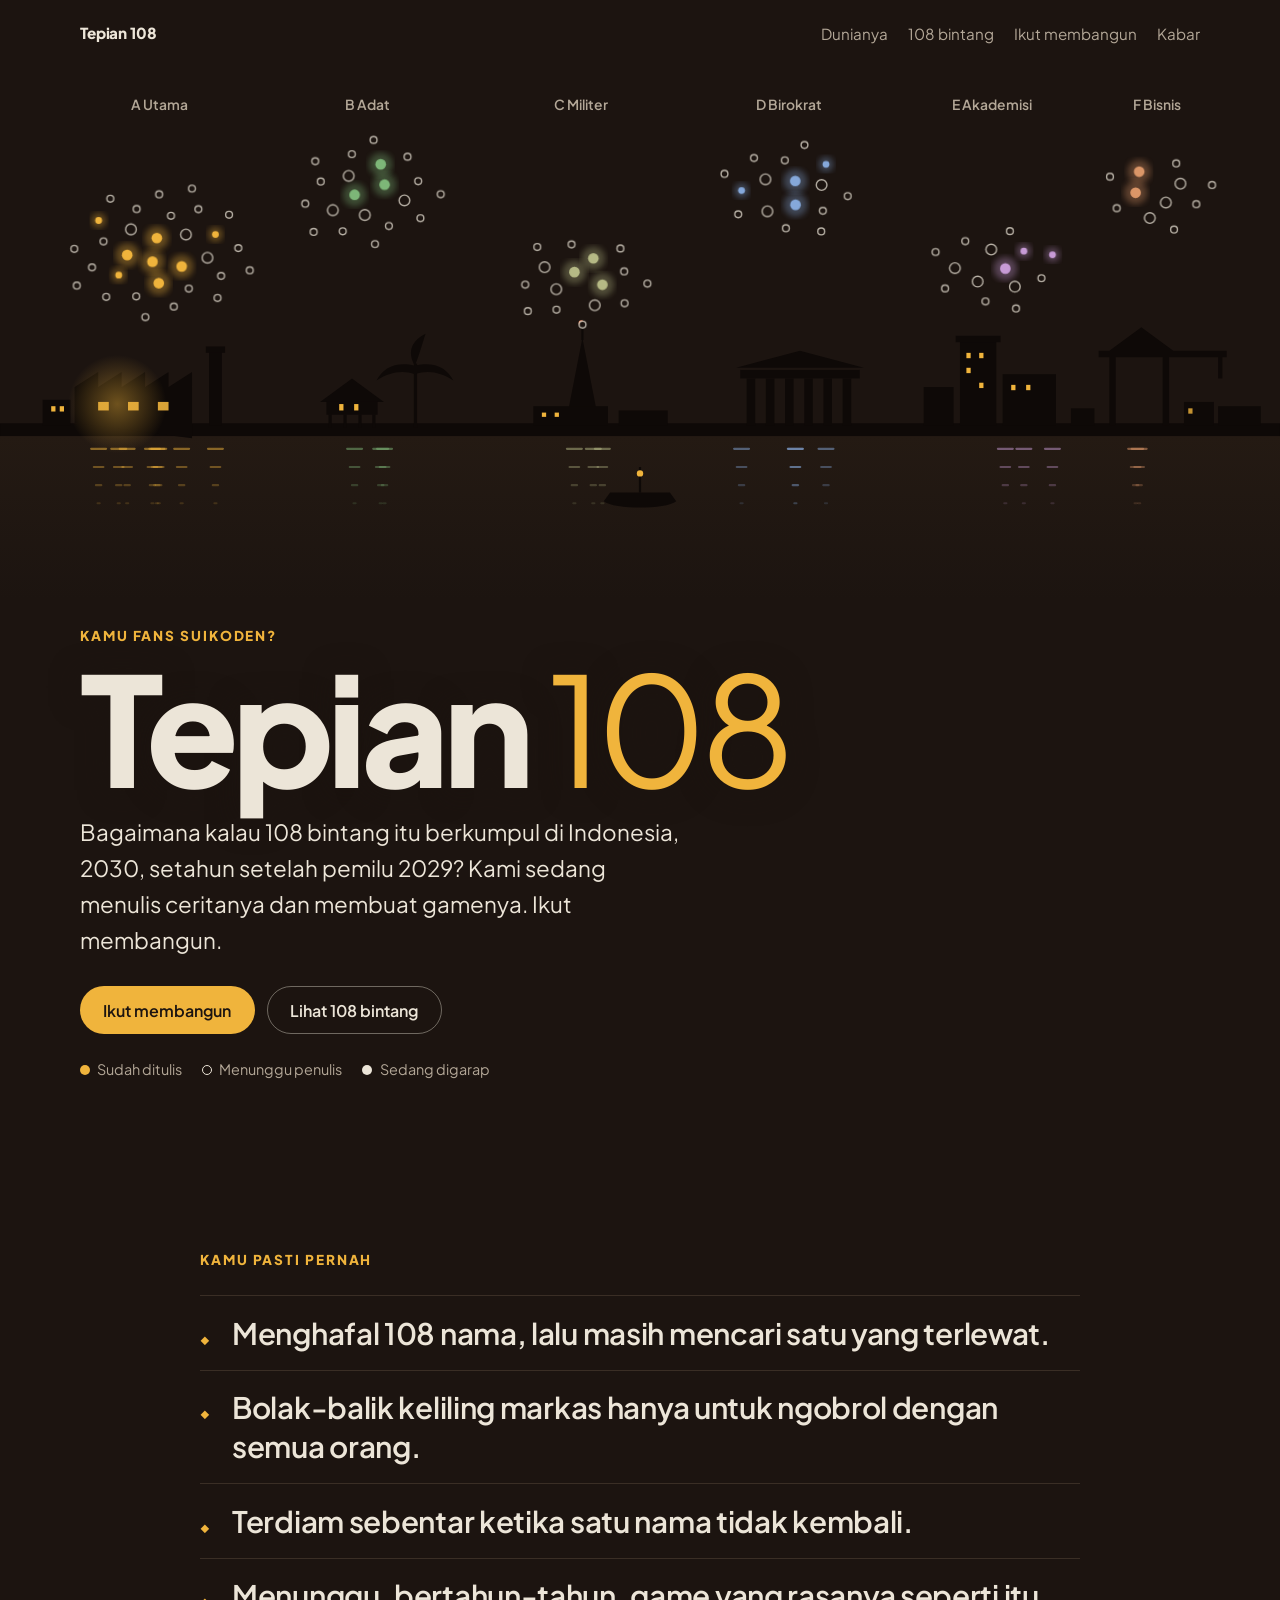
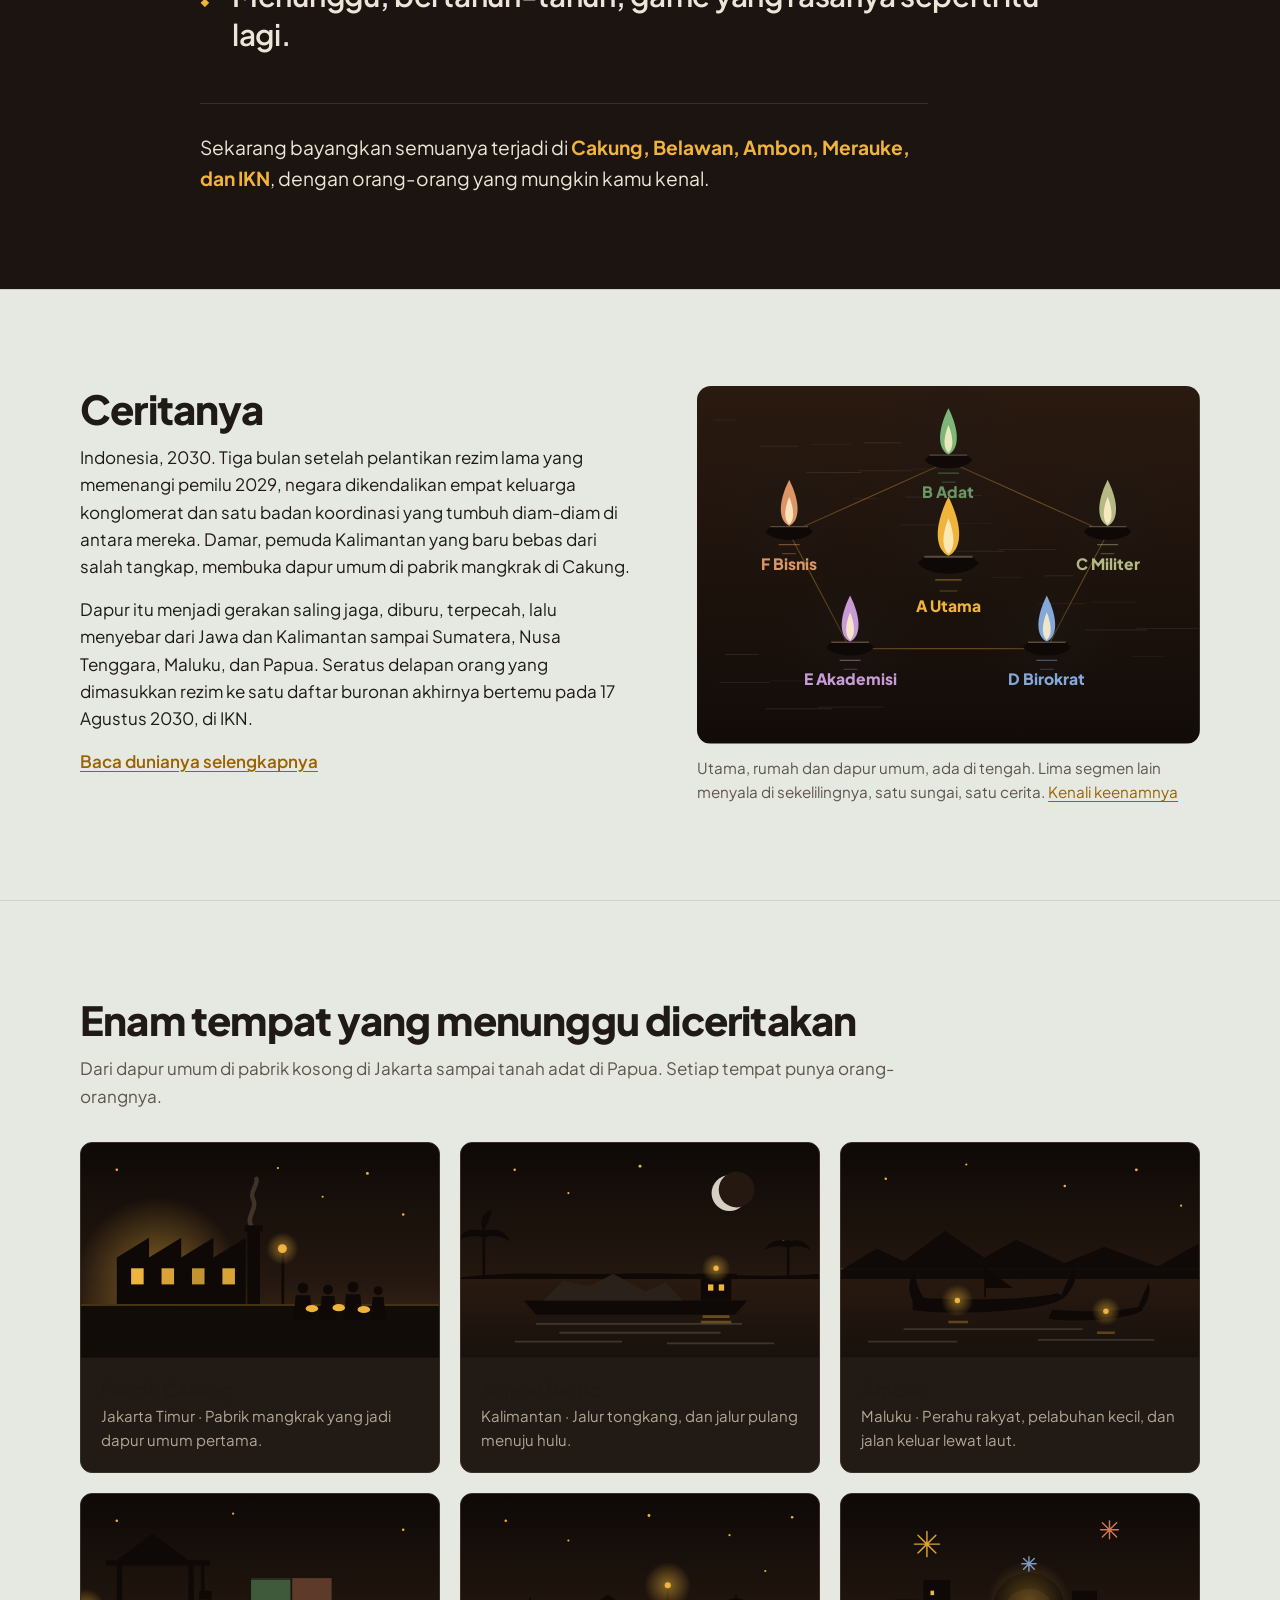
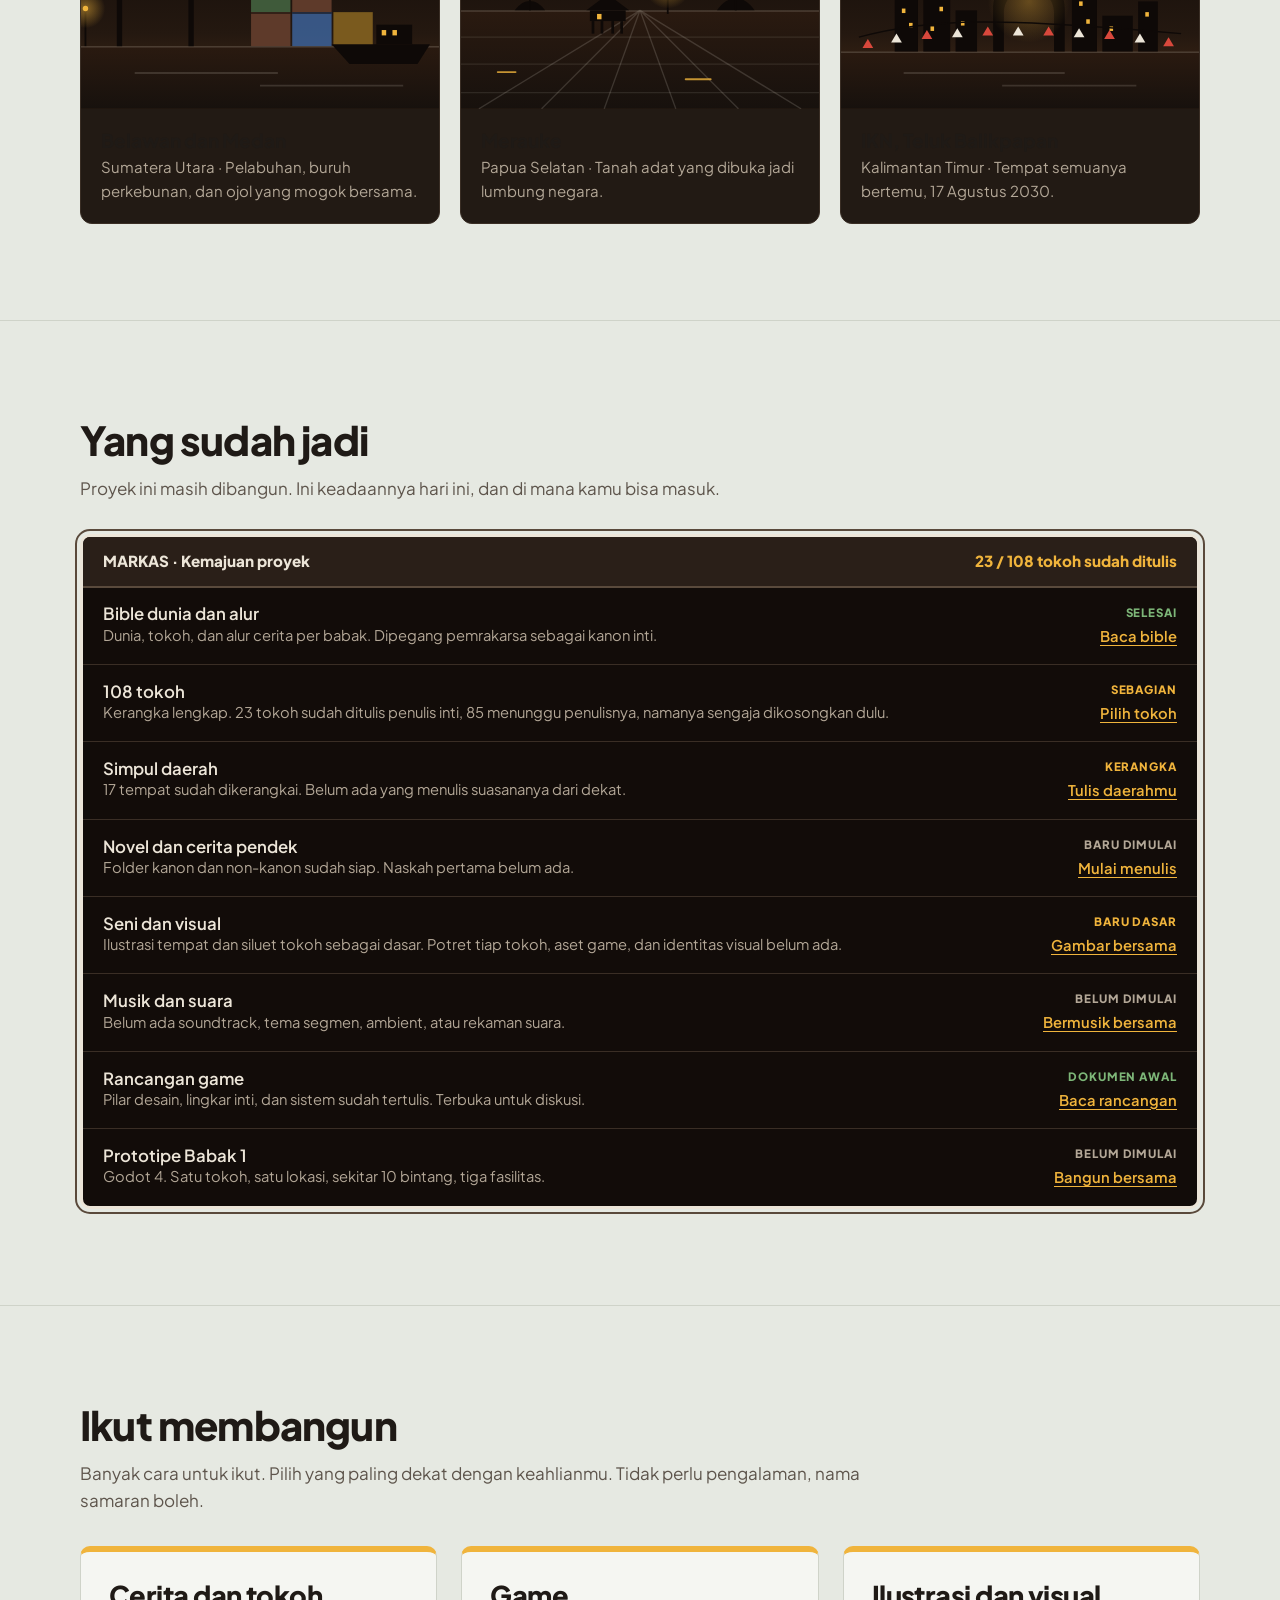
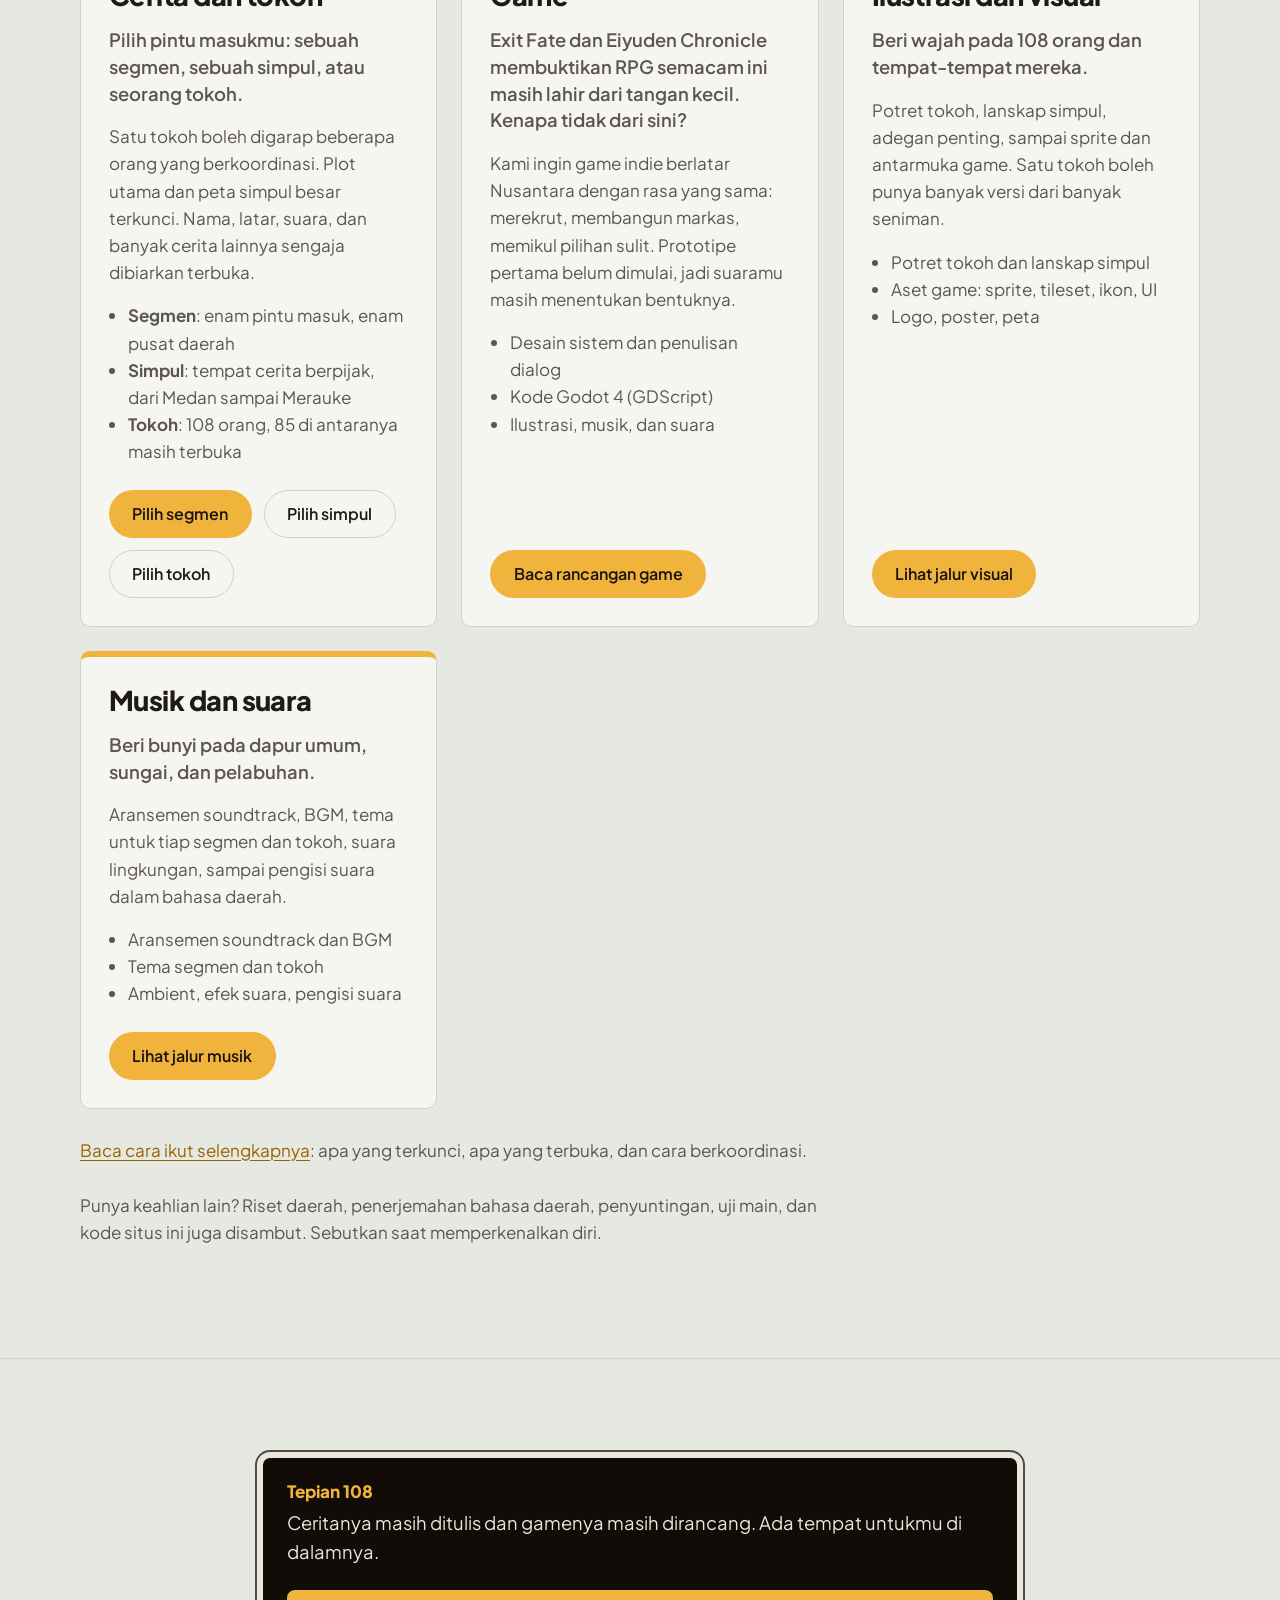
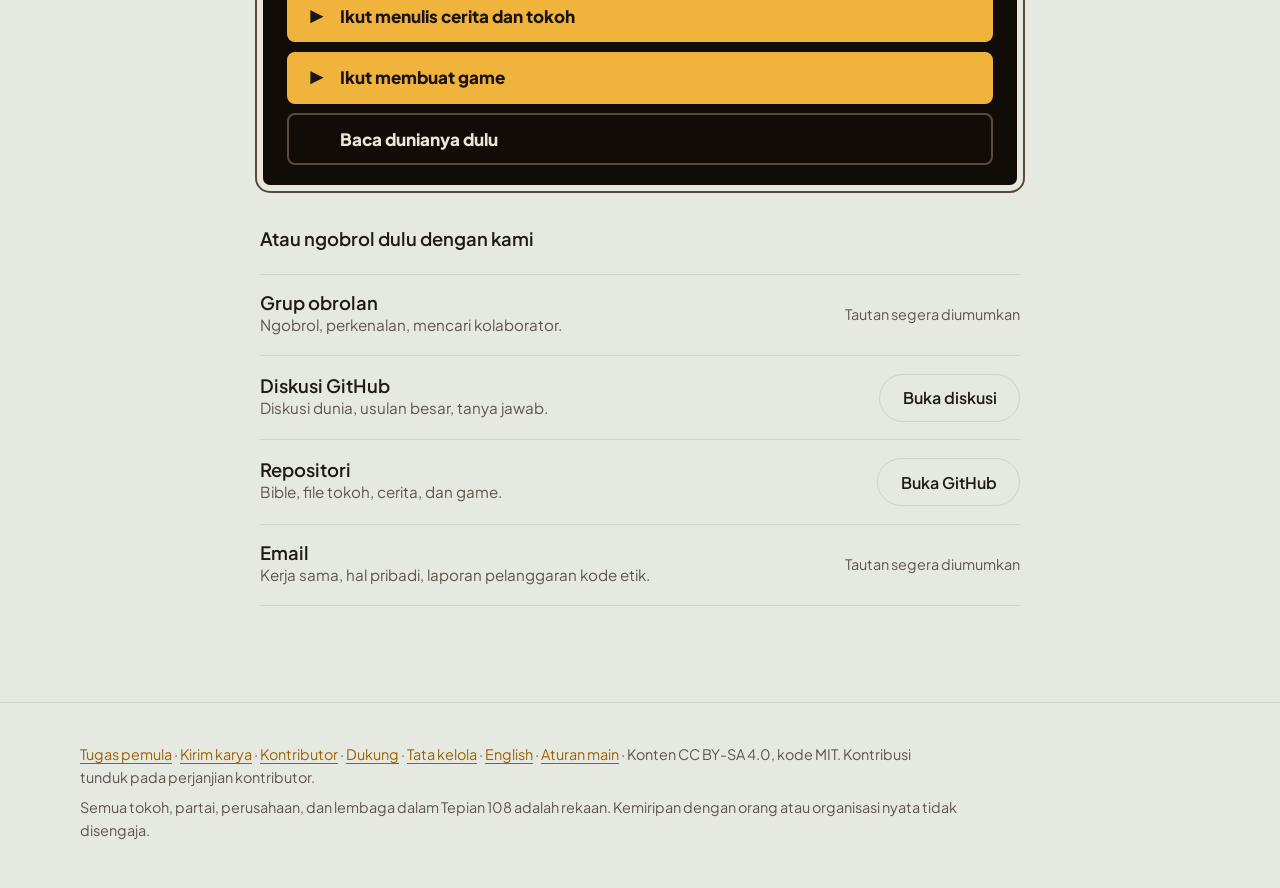
<file: docs/index.html>
<!doctype html>
<html lang="id">
<head>
<meta charset="utf-8">
<meta name="viewport" content="width=device-width, initial-scale=1, viewport-fit=cover">
<title>Tepian 108</title>
<meta name="description" content="Kamu fans Suikoden? Bagaimana kalau 108 bintang berkumpul di Indonesia, 2030. Kami sedang membangun ceritanya dan gamenya. Ikut membangun.">
<meta property="og:site_name" content="Tepian 108">
<meta property="og:type" content="website">
<meta property="og:title" content="Tepian 108">
<meta property="og:description" content="Kamu fans Suikoden? Bagaimana kalau 108 bintang berkumpul di Indonesia, 2030. Kami sedang membangun ceritanya dan gamenya. Ikut membangun.">
<meta property="og:image" content="http://phx.my.id/tepian-108/og.png">
<meta property="og:url" content="http://phx.my.id/tepian-108/">
<meta name="twitter:card" content="summary_large_image">
<meta name="twitter:title" content="Tepian 108">
<meta name="twitter:description" content="Kamu fans Suikoden? Bagaimana kalau 108 bintang berkumpul di Indonesia, 2030. Kami sedang membangun ceritanya dan gamenya. Ikut membangun.">
<meta name="twitter:image" content="http://phx.my.id/tepian-108/og.png">
<link rel="icon" href="data:image/svg+xml,<svg xmlns='http://www.w3.org/2000/svg' viewBox='0 0 32 32'><rect width='32' height='32' rx='6' fill='%231C1410'/><circle cx='16' cy='13' r='4' fill='%23F0B43C'/><rect x='6' y='21' width='20' height='2' rx='1' fill='%23F0B43C' opacity='.5'/></svg>">
<link rel="preconnect" href="https://fonts.googleapis.com">
<link rel="preconnect" href="https://fonts.gstatic.com" crossorigin>
<link href="https://fonts.googleapis.com/css2?family=Plus+Jakarta+Sans:ital,wght@0,400;0,600;0,800;1,400&display=swap" rel="stylesheet">
<link rel="stylesheet" href="style.css">
</head>
<body>
<svg width="0" height="0" style="position: absolute" aria-hidden="true" focusable="false">
<defs>
<linearGradient id="langitMalam" x1="0" y1="0" x2="0" y2="1"><stop offset="0" stop-color="#0E0907"/><stop offset="0.65" stop-color="#241810"/><stop offset="1" stop-color="#4A2D18"/></linearGradient>
<linearGradient id="airMalam" x1="0" y1="0" x2="0" y2="1"><stop offset="0" stop-color="#2A1A10"/><stop offset="1" stop-color="#17110D"/></linearGradient>
<radialGradient id="cahaya" cx="0.5" cy="0.5" r="0.5"><stop offset="0" stop-color="#F0B43C" stop-opacity="0.85"/><stop offset="1" stop-color="#F0B43C" stop-opacity="0"/></radialGradient>
</defs>
</svg>

<header class="hero">
  <div class="lebar">
    <nav aria-label="Navigasi utama">
      <a class="merek" href="index.html">Tepian 108</a>
      <ul>
        <li><a href="dunia.html">Dunianya</a></li>
        <li><a href="bintang.html">108 bintang</a></li>
        <li><a href="ikut.html">Ikut membangun</a></li>
        <li><a href="kabar.html">Kabar</a></li>
      </ul>
    </nav>
  </div>
  <svg class="langit" id="langit" viewBox="0 0 1200 500" role="group" aria-label="Seratus delapan bintang dalam enam gugus, terpantul di permukaan sungai. Pilih bintang untuk melihat tokohnya."></svg>
  <div class="lebar hero-teks">
    <p class="redup" style="color:var(--pelita-isi);font-weight:800;letter-spacing:.14em;text-transform:uppercase;font-size:.85rem;margin-bottom:.75rem">Kamu fans Suikoden?</p>
    <h1>Tepian <span class="angka">108</span></h1>
    <p class="premis">Bagaimana kalau 108 bintang itu berkumpul di Indonesia, 2030, setahun setelah pemilu 2029? Kami sedang menulis ceritanya dan membuat gamenya. Ikut membangun.</p>
    <div class="tombol-baris">
      <a class="tombol utama" href="ikut.html">Ikut membangun</a>
      <a class="tombol kedua" href="bintang.html">Lihat 108 bintang</a>
    </div>
    <div class="legenda" aria-hidden="true">
      <span><i class="titik" style="background:#F0B43C"></i>Sudah ditulis</span>
      <span><i class="titik" style="border:1.5px solid #ECE5D8"></i>Menunggu penulis</span>
      <span><i class="titik" style="background:#ECE5D8"></i>Sedang digarap</span>
    </div>
  </div>
</header>

<main>
<section class="pita" aria-label="Kenangan">
  <div class="lebar">
    <p class="label">Kamu pasti pernah</p>
    <ul class="kenangan">
      <li>Menghafal 108 nama, lalu masih mencari satu yang terlewat.</li>
      <li>Bolak-balik keliling markas hanya untuk ngobrol dengan semua orang.</li>
      <li>Terdiam sebentar ketika satu nama tidak kembali.</li>
      <li>Menunggu, bertahun-tahun, game yang rasanya seperti itu lagi.</li>
    </ul>
    <p class="penutup">Sekarang bayangkan semuanya terjadi di <strong>Cakung, Belawan, Ambon, Merauke, dan IKN</strong>, dengan orang-orang yang mungkin kamu kenal.</p>
      </div>
</section>

<section id="dunia">
  <div class="lebar dua-kolom">
    <div class="sempit">
      <h2>Ceritanya</h2>
      <p>Indonesia, 2030. Tiga bulan setelah pelantikan rezim lama yang memenangi pemilu 2029, negara dikendalikan empat keluarga konglomerat dan satu badan koordinasi yang tumbuh diam-diam di antara mereka. Damar, pemuda Kalimantan yang baru bebas dari salah tangkap, membuka dapur umum di pabrik mangkrak di Cakung.</p>
      <p>Dapur itu menjadi gerakan saling jaga, diburu, terpecah, lalu menyebar dari Jawa dan Kalimantan sampai Sumatera, Nusa Tenggara, Maluku, dan Papua. Seratus delapan orang yang dimasukkan rezim ke satu daftar buronan akhirnya bertemu pada 17 Agustus 2030, di IKN.</p>
      <p><a class="tautan-lanjut" href="dunia.html">Baca dunianya selengkapnya</a></p>
    </div>
    <figure class="segmen-api" style="margin:0">
        <svg viewBox="0 0 900 640" role="img" aria-label="Enam segmen sebagai enam perahu kecil berlampu di sungai malam: Utama di tengah, dikelilingi Adat, Militer, Birokrat, Akademisi, dan Bisnis.">
          <defs>
            <radialGradient id="g-api"><stop offset="0" stop-color="currentColor" stop-opacity=".4"/><stop offset="1" stop-color="currentColor" stop-opacity="0"/></radialGradient>
            <linearGradient id="g-sungai" x1="0" y1="0" x2="0" y2="1"><stop offset="0" stop-color="#2A1A10"/><stop offset="1" stop-color="#120C09"/></linearGradient>
            <g id="api">
              <path d="M-34 -2C-24 14 24 14 34 -2L27 -9H-27Z" fill="#0E0907"/><path d="M-27 -9H27" stroke="#5A4A3C" stroke-width="2"/>
              <path d="M0 -10C-15 -17 -17 -42 0 -76C17 -42 15 -17 0 -10Z" fill="currentColor"/>
              <path d="M0 -12C-7 -18 -8 -32 0 -52C8 -32 7 -18 0 -12Z" fill="#FFF1C9" opacity=".85"/>
            </g>
          </defs>
          <rect width="900" height="640" rx="14" fill="url(#g-sungai)"/>
          <g aria-hidden="true"><rect x="30" y="60" width="40" height="1.5" fill="#ECE5D8" opacity="0.06"/><rect x="113" y="107" width="69" height="1.5" fill="#ECE5D8" opacity="0.09"/><rect x="196" y="154" width="98" height="1.5" fill="#ECE5D8" opacity="0.12"/><rect x="279" y="201" width="47" height="1.5" fill="#ECE5D8" opacity="0.06"/><rect x="362" y="248" width="76" height="1.5" fill="#ECE5D8" opacity="0.09"/><rect x="445" y="295" width="105" height="1.5" fill="#ECE5D8" opacity="0.12"/><rect x="528" y="342" width="54" height="1.5" fill="#ECE5D8" opacity="0.06"/><rect x="611" y="389" width="83" height="1.5" fill="#ECE5D8" opacity="0.09"/><rect x="694" y="436" width="112" height="1.5" fill="#ECE5D8" opacity="0.12"/><rect x="777" y="483" width="61" height="1.5" fill="#ECE5D8" opacity="0.06"/><rect x="40" y="530" width="90" height="1.5" fill="#ECE5D8" opacity="0.09"/><rect x="123" y="577" width="119" height="1.5" fill="#ECE5D8" opacity="0.12"/><rect x="206" y="104" width="68" height="1.5" fill="#ECE5D8" opacity="0.06"/><rect x="289" y="151" width="97" height="1.5" fill="#ECE5D8" opacity="0.09"/><rect x="372" y="198" width="46" height="1.5" fill="#ECE5D8" opacity="0.12"/><rect x="455" y="245" width="75" height="1.5" fill="#ECE5D8" opacity="0.06"/><rect x="538" y="292" width="104" height="1.5" fill="#ECE5D8" opacity="0.09"/><rect x="621" y="339" width="53" height="1.5" fill="#ECE5D8" opacity="0.12"/><rect x="704" y="386" width="82" height="1.5" fill="#ECE5D8" opacity="0.06"/><rect x="787" y="433" width="111" height="1.5" fill="#ECE5D8" opacity="0.09"/><rect x="50" y="480" width="60" height="1.5" fill="#ECE5D8" opacity="0.12"/><rect x="133" y="527" width="89" height="1.5" fill="#ECE5D8" opacity="0.06"/><rect x="216" y="574" width="118" height="1.5" fill="#ECE5D8" opacity="0.09"/><rect x="299" y="101" width="67" height="1.5" fill="#ECE5D8" opacity="0.12"/><rect x="382" y="148" width="96" height="1.5" fill="#ECE5D8" opacity="0.06"/><rect x="465" y="195" width="45" height="1.5" fill="#ECE5D8" opacity="0.09"/></g>
          <polygon points="450,135 735,263 626,470 274,470 165,263" fill="none" stroke="#F0B43C" stroke-opacity=".35" stroke-width="2" stroke-linejoin="round"/>
          <circle cx="450" cy="92.5" r="125.0" fill="url(#g-api)" style="color:#7DB678"/><rect x="431" y="155" width="38" height="2" rx="1" fill="#7DB678" opacity="0.45"/><rect x="438" y="171" width="25" height="2" rx="1" fill="#7DB678" opacity="0.32"/><rect x="442" y="188" width="15" height="2" rx="1" fill="#7DB678" opacity="0.2"/><g transform="translate(450 135) scale(1.25)" style="color:#7DB678"><use href="#api" class="kedip"/></g><text x="450" y="201" text-anchor="middle" fill="#7DB678" class="lbl">B Adat</text><circle cx="735" cy="220.5" r="125.0" fill="url(#g-api)" style="color:#B5B985"/><rect x="716" y="283" width="38" height="2" rx="1" fill="#B5B985" opacity="0.45"/><rect x="722" y="299" width="25" height="2" rx="1" fill="#B5B985" opacity="0.32"/><rect x="728" y="316" width="15" height="2" rx="1" fill="#B5B985" opacity="0.2"/><g transform="translate(735 263) scale(1.25)" style="color:#B5B985"><use href="#api" class="kedip"/></g><text x="735" y="329" text-anchor="middle" fill="#B5B985" class="lbl">C Militer</text><circle cx="626" cy="427.5" r="125.0" fill="url(#g-api)" style="color:#85A8DA"/><rect x="607" y="490" width="38" height="2" rx="1" fill="#85A8DA" opacity="0.45"/><rect x="614" y="506" width="25" height="2" rx="1" fill="#85A8DA" opacity="0.32"/><rect x="618" y="522" width="15" height="2" rx="1" fill="#85A8DA" opacity="0.2"/><g transform="translate(626 470) scale(1.25)" style="color:#85A8DA"><use href="#api" class="kedip"/></g><text x="626" y="536" text-anchor="middle" fill="#85A8DA" class="lbl">D Birokrat</text><circle cx="274" cy="427.5" r="125.0" fill="url(#g-api)" style="color:#C79BD6"/><rect x="255" y="490" width="38" height="2" rx="1" fill="#C79BD6" opacity="0.45"/><rect x="262" y="506" width="25" height="2" rx="1" fill="#C79BD6" opacity="0.32"/><rect x="266" y="522" width="15" height="2" rx="1" fill="#C79BD6" opacity="0.2"/><g transform="translate(274 470) scale(1.25)" style="color:#C79BD6"><use href="#api" class="kedip"/></g><text x="274" y="536" text-anchor="middle" fill="#C79BD6" class="lbl">E Akademisi</text><circle cx="165" cy="220.5" r="125.0" fill="url(#g-api)" style="color:#DB9668"/><rect x="146" y="283" width="38" height="2" rx="1" fill="#DB9668" opacity="0.45"/><rect x="152" y="299" width="25" height="2" rx="1" fill="#DB9668" opacity="0.32"/><rect x="158" y="316" width="15" height="2" rx="1" fill="#DB9668" opacity="0.2"/><g transform="translate(165 263) scale(1.25)" style="color:#DB9668"><use href="#api" class="kedip"/></g><text x="165" y="329" text-anchor="middle" fill="#DB9668" class="lbl">F Bisnis</text><circle cx="450" cy="265.6" r="160.0" fill="url(#g-api)" style="color:#F0B43C"/><rect x="426" y="346" width="48" height="2" rx="1" fill="#F0B43C" opacity="0.45"/><rect x="434" y="366" width="32" height="2" rx="1" fill="#F0B43C" opacity="0.32"/><rect x="440" y="387" width="19" height="2" rx="1" fill="#F0B43C" opacity="0.2"/><g transform="translate(450 320) scale(1.6)" style="color:#F0B43C"><use href="#api" class="kedip"/></g><text x="450" y="404" text-anchor="middle" fill="#F0B43C" class="lbl">A Utama</text>
        </svg>
        <figcaption class="redup" style="margin-top:.75rem;font-size:.95rem">Utama, rumah dan dapur umum, ada di tengah. Lima segmen lain menyala di sekelilingnya, satu sungai, satu cerita. <a href="dunia.html#segmen">Kenali keenamnya</a></figcaption>
      </figure>
  </div>
</section>

<section id="tempat">
  <div class="lebar">
    <h2>Enam tempat yang menunggu diceritakan</h2>
    <p class="redup sempit" style="margin:0">Dari dapur umum di pabrik kosong di Jakarta sampai tanah adat di Papua. Setiap tempat punya orang-orangnya.</p>
    <div style="display: grid; grid-template-columns: repeat(auto-fit, minmax(300px, 1fr)); gap: 20px; margin-top: 2rem">
<!-- Cakung -->
<figure style="margin: 0; background: #221A14; border: 1px solid #3A2E25; border-radius: 12px; overflow: hidden">
<svg viewBox="0 0 400 240" style="display: block; width: 100%; height: auto" role="img" aria-label="Pabrik tekstil kosong berlampu di malam hari, asap tipis dari cerobong, orang-orang antre membawa panci.">
<rect width="400" height="240" fill="url(#langitMalam)"/>
<circle cx="86" cy="150" r="90" fill="url(#cahaya)" opacity="0.55"/>
<g fill="#F0B43C"><circle cx="320" cy="34" r="1.6"/><circle cx="270" cy="60" r="1.2"/><circle cx="360" cy="80" r="1.4"/><circle cx="220" cy="28" r="1.2"/><circle cx="40" cy="30" r="1.4"/></g>
<path d="M190 92c-6 -10 8 -18 2 -30c-4 -8 6 -14 4 -22" stroke="#6B5646" stroke-width="5" fill="none" stroke-linecap="round" opacity="0.5"/>
<rect x="186" y="96" width="14" height="84" fill="#0E0907"/><rect x="183" y="92" width="20" height="7" fill="#0E0907"/>
<path d="M40 180V128l36 -22v22l36 -22v22l36 -22v22l36 -22v22V180z" fill="#0E0907"/>
<rect x="56" y="140" width="14" height="18" fill="#F0B43C"/><rect x="90" y="140" width="14" height="18" fill="#F0B43C" opacity="0.9"/><rect x="124" y="140" width="14" height="18" fill="#F0B43C" opacity="0.8"/><rect x="158" y="140" width="14" height="18" fill="#F0B43C" opacity="0.9"/>
<rect x="0" y="180" width="400" height="60" fill="#120C09"/>
<rect x="0" y="180" width="400" height="2" fill="#F0B43C" opacity="0.25"/>
<g fill="#0E0907"><circle cx="248" cy="162" r="6"/><path d="M240 170h16l3 28h-22z"/><circle cx="276" cy="164" r="5.5"/><path d="M269 171h14l3 27h-20z"/><circle cx="304" cy="161" r="6"/><path d="M296 169h16l3 29h-22z"/><circle cx="332" cy="165" r="5"/><path d="M326 172h12l3 26h-18z"/></g>
<g fill="#F0B43C"><ellipse cx="258" cy="185" rx="7" ry="4"/><ellipse cx="288" cy="184" rx="7" ry="4"/><ellipse cx="316" cy="186" rx="7" ry="4"/></g>
<rect x="224" y="120" width="3" height="60" fill="#0E0907"/><circle cx="225" cy="118" r="5" fill="#F0B43C"/><circle cx="225" cy="118" r="18" fill="url(#cahaya)" opacity="0.6"/>
</svg>
<figcaption style="padding: 16px 20px 20px"><div style="font-weight: 800; font-size: 19px">Pabrik Cakung</div><div style="font-size: 15px; color: #B3A797">Jakarta Timur · Pabrik mangkrak yang jadi dapur umum pertama.</div></figcaption>
</figure>

<!-- Barito -->
<figure style="margin: 0; background: #221A14; border: 1px solid #3A2E25; border-radius: 12px; overflow: hidden">
<svg viewBox="0 0 400 240" style="display: block; width: 100%; height: auto" role="img" aria-label="Tongkang bermuatan di Sungai Barito, lampu kabin menyala, palem di tepian.">
<rect width="400" height="240" fill="url(#langitMalam)"/>
<circle cx="300" cy="56" r="20" fill="#ECE5D8" opacity="0.9"/><circle cx="308" cy="52" r="20" fill="#241810"/>
<g fill="#F0B43C"><circle cx="60" cy="30" r="1.4"/><circle cx="120" cy="56" r="1.2"/><circle cx="200" cy="26" r="1.6"/><circle cx="360" cy="110" r="1.2"/></g>
<rect x="0" y="150" width="400" height="90" fill="url(#airMalam)"/>
<path d="M0 150c60 -8 120 -2 180 -4s150 6 220 0v6H0z" fill="#0E0907"/>
<g fill="#0E0907"><rect x="24" y="96" width="3" height="56"/><path d="M25 98c-16 -4 -26 2 -30 12c10 -6 20 -8 30 -4zM25 98c16 -4 26 2 30 12c-10 -6 -20 -8 -30 -4zM25 98c-6 -12 0 -20 10 -24c-3 10 -5 16 -10 24z"/>
<rect x="364" y="108" width="3" height="44"/><path d="M365 110c-14 -4 -22 2 -26 10c8 -5 16 -6 26 -3zM365 110c14 -4 22 2 26 10c-8 -5 -16 -6 -26 -3z"/></g>
<path d="M70 176h250l-14 16H84z" fill="#0E0907"/>
<path d="M92 176l22 -22l30 6l26 -14l36 20l22 -10l20 20z" fill="#2A211A"/>
<rect x="268" y="150" width="34" height="26" fill="#0E0907"/><rect x="262" y="146" width="46" height="6" fill="#0E0907"/>
<rect x="276" y="158" width="6" height="7" fill="#F0B43C"/><rect x="288" y="158" width="6" height="7" fill="#F0B43C"/>
<circle cx="285" cy="140" r="3" fill="#F0B43C"/><circle cx="285" cy="140" r="16" fill="url(#cahaya)" opacity="0.6"/>
<g stroke="#ECE5D8" stroke-opacity="0.16" stroke-width="2"><path d="M84 202h230"/><path d="M110 212h180"/><path d="M60 222h120"/><path d="M230 224h120"/></g>
<path d="M270 194h30M268 200h34" stroke="#F0B43C" stroke-opacity="0.35" stroke-width="3"/>
</svg>
<figcaption style="padding: 16px 20px 20px"><div style="font-weight: 800; font-size: 19px">Sungai Barito</div><div style="font-size: 15px; color: #B3A797">Kalimantan · Jalur tongkang, dan jalur pulang menuju hulu.</div></figcaption>
</figure>

<!-- Ambon -->
<figure style="margin: 0; background: #221A14; border: 1px solid #3A2E25; border-radius: 12px; overflow: hidden">
<svg viewBox="0 0 400 240" style="display: block; width: 100%; height: auto" role="img" aria-label="Teluk Ambon: dua perahu rakyat berlampu di laut tenang, pulau berbukit di kejauhan.">
<rect width="400" height="240" fill="url(#langitMalam)"/>
<g fill="#F0B43C"><circle cx="50" cy="40" r="1.4"/><circle cx="140" cy="24" r="1.2"/><circle cx="250" cy="48" r="1.4"/><circle cx="330" cy="30" r="1.6"/><circle cx="380" cy="70" r="1.2"/></g>
<rect x="0" y="140" width="400" height="100" fill="url(#airMalam)"/>
<rect x="0" y="140" width="400" height="1.5" fill="#ECE5D8" opacity="0.2"/>
<path d="M0 142L40 118l30 14l46 -34l44 30l36 -20l54 26l44 -18l60 22l46 -26l40 24l60 -30l54 36v10H0z" fill="#0E0907" opacity="0.9"/>
<g fill="#0E0907"><path d="M80 186c10 6 150 6 170 -14l-8 -4c-30 8 -120 8 -162 4z"/><path d="M84 182c-10 -14 -10 -26 -2 -38c2 12 6 24 14 34z"/><path d="M250 172c10 -10 14 -22 12 -34c-6 10 -12 22 -16 32z"/>
<path d="M232 196c8 4 90 4 106 -10l-6 -3c-20 6 -70 6 -96 3z"/><path d="M336 186c8 -10 10 -20 8 -30c-4 8 -8 18 -12 28z"/></g>
<rect x="160" y="138" width="2" height="34" fill="#0E0907"/><path d="M162 140l30 22h-30z" fill="#0E0907"/>
<circle cx="130" cy="176" r="3" fill="#F0B43C"/><circle cx="130" cy="176" r="18" fill="url(#cahaya)" opacity="0.6"/>
<circle cx="296" cy="188" r="3" fill="#F0B43C"/><circle cx="296" cy="188" r="16" fill="url(#cahaya)" opacity="0.6"/>
<g stroke="#ECE5D8" stroke-opacity="0.15" stroke-width="2"><path d="M70 208h200"/><path d="M220 220h130"/><path d="M30 222h100"/></g>
<path d="M120 200h22M286 212h20" stroke="#F0B43C" stroke-opacity="0.3" stroke-width="3"/>
</svg>
<figcaption style="padding: 16px 20px 20px"><div style="font-weight: 800; font-size: 19px">Ambon</div><div style="font-size: 15px; color: #B3A797">Maluku · Perahu rakyat, pelabuhan kecil, dan jalan keluar lewat laut.</div></figcaption>
</figure>

<!-- Belawan -->
<figure style="margin: 0; background: #221A14; border: 1px solid #3A2E25; border-radius: 12px; overflow: hidden">
<svg viewBox="0 0 400 240" style="display: block; width: 100%; height: auto" role="img" aria-label="Pelabuhan Belawan: derek, tumpukan kontainer, kapal, lampu sorot.">
<rect width="400" height="240" fill="url(#langitMalam)"/>
<g fill="#F0B43C"><circle cx="40" cy="30" r="1.4"/><circle cx="170" cy="22" r="1.2"/><circle cx="360" cy="40" r="1.4"/></g>
<rect x="0" y="170" width="400" height="70" fill="url(#airMalam)"/>
<rect x="0" y="170" width="400" height="1.5" fill="#ECE5D8" opacity="0.2"/>
<g fill="#0E0907"><path d="M40 170v-96h6v96zM120 170v-96h6v96zM28 74h116v6h-116zM40 74l40 -30l40 30zM138 74v36h-4v-36z"/><rect x="132" y="108" width="14" height="10"/></g>
<g><rect x="190" y="132" width="44" height="38" fill="#5E3A2A"/><rect x="236" y="132" width="44" height="38" fill="#3D6299" opacity="0.85"/><rect x="190" y="94" width="44" height="38" fill="#3F5A3A"/><rect x="282" y="132" width="44" height="38" fill="#7A5A1E"/><rect x="236" y="94" width="44" height="38" fill="#5E3A2A"/></g>
<g fill="#0E0907" opacity="0.55"><rect x="190" y="132" width="44" height="2"/><rect x="236" y="132" width="44" height="2"/><rect x="190" y="94" width="44" height="2"/></g>
<path d="M300 190l-20 -22h110l-14 22z" fill="#0E0907"/><rect x="330" y="146" width="40" height="22" fill="#0E0907"/><rect x="336" y="152" width="5" height="6" fill="#F0B43C"/><rect x="348" y="152" width="5" height="6" fill="#F0B43C"/>
<rect x="4" y="130" width="2" height="40" fill="#0E0907"/><circle cx="5" cy="128" r="3" fill="#F0B43C"/><circle cx="5" cy="128" r="22" fill="url(#cahaya)" opacity="0.6"/>
<g stroke="#ECE5D8" stroke-opacity="0.15" stroke-width="2"><path d="M60 200h160"/><path d="M200 214h160"/></g>
</svg>
<figcaption style="padding: 16px 20px 20px"><div style="font-weight: 800; font-size: 19px">Belawan dan Medan</div><div style="font-size: 15px; color: #B3A797">Sumatera Utara · Pelabuhan, buruh perkebunan, dan ojol yang mogok bersama.</div></figcaption>
</figure>

<!-- Merauke -->
<figure style="margin: 0; background: #221A14; border: 1px solid #3A2E25; border-radius: 12px; overflow: hidden">
<svg viewBox="0 0 400 240" style="display: block; width: 100%; height: auto" role="img" aria-label="Dataran luas di Merauke saat senja: lumbung berpanggung, petak lahan berderet menuju cakrawala, satu lampu menyala.">
<rect width="400" height="240" fill="url(#langitMalam)"/>
<g fill="#F0B43C"><circle cx="50" cy="30" r="1.4"/><circle cx="120" cy="52" r="1.2"/><circle cx="210" cy="24" r="1.6"/><circle cx="300" cy="46" r="1.2"/><circle cx="370" cy="26" r="1.4"/><circle cx="340" cy="86" r="1.2"/></g>
<rect x="0" y="130" width="400" height="110" fill="url(#airMalam)"/>
<rect x="0" y="130" width="400" height="1.5" fill="#ECE5D8" opacity="0.2"/>
<g stroke="#ECE5D8" stroke-opacity="0.16" stroke-width="1.5"><path d="M200 130L20 240M200 130L90 240M200 130L160 240M200 130L240 240M200 130L310 240M200 130L380 240"/><path d="M0 160h400M0 190h400M0 222h400" stroke-opacity="0.1"/></g>
<g fill="#0E0907"><path d="M60 130c10 -14 24 -14 34 0z"/><rect x="76" y="116" width="2" height="14"/>
<path d="M286 130c12 -18 30 -18 42 0z"/><rect x="306" y="112" width="2" height="18"/></g>
<g fill="#0E0907"><path d="M140 130l24 -18l24 18z"/><rect x="144" y="130" width="40" height="12"/><rect x="146" y="142" width="3" height="14"/><rect x="156" y="142" width="3" height="14"/><rect x="168" y="142" width="3" height="14"/><rect x="178" y="142" width="3" height="14"/></g>
<rect x="152" y="134" width="5" height="6" fill="#F0B43C"/>
<rect x="230" y="104" width="2" height="30" fill="#0E0907"/><circle cx="231" cy="102" r="3.4" fill="#F0B43C"/><circle cx="231" cy="102" r="26" fill="url(#cahaya)" opacity="0.6"/>
<g fill="#F0B43C" opacity="0.8"><rect x="40" y="198" width="22" height="2" rx="1"/><rect x="250" y="206" width="30" height="2" rx="1"/></g>
</svg>
<figcaption style="padding: 16px 20px 20px"><div style="font-weight: 800; font-size: 19px">Merauke</div><div style="font-size: 15px; color: #B3A797">Papua Selatan · Tanah adat yang dibuka jadi lumbung negara.</div></figcaption>
</figure>

<!-- IKN -->
<figure style="margin: 0; background: #221A14; border: 1px solid #3A2E25; border-radius: 12px; overflow: hidden">
<svg viewBox="0 0 400 240" style="display: block; width: 100%; height: auto" role="img" aria-label="Kawasan ibu kota baru di tepi Teluk Balikpapan pada malam 17 Agustus, bunga api di langit, bendera merah putih berderet.">
<rect width="400" height="240" fill="url(#langitMalam)"/>
<g stroke="#F0B43C" stroke-width="1.6" stroke-linecap="round" fill="none" opacity="0.9"><path d="M96 56l0 -14M96 56l10 -10M96 56l14 0M96 56l10 10M96 56l0 14M96 56l-10 10M96 56l-14 0M96 56l-10 -10"/><path d="M300 40l0 -10M300 40l8 -8M300 40l10 0M300 40l8 8M300 40l0 10M300 40l-8 8M300 40l-10 0M300 40l-8 -8" stroke="#E8825A"/><path d="M210 78l0 -8M210 78l6 -6M210 78l8 0M210 78l6 6M210 78l0 8M210 78l-6 6M210 78l-8 0M210 78l-6 -6" stroke="#85A8DA"/></g>
<rect x="0" y="176" width="400" height="64" fill="url(#airMalam)"/>
<rect x="0" y="176" width="400" height="1.5" fill="#ECE5D8" opacity="0.2"/>
<g fill="#0E0907"><rect x="60" y="118" width="26" height="58"/><rect x="92" y="96" width="30" height="80"/><rect x="128" y="130" width="24" height="46"/>
<path d="M170 176v-48c0 -24 20 -40 40 -40s40 16 40 40v48h-12v-44c0 -14 -12 -26 -28 -26s-28 12 -28 26v44z"/>
<rect x="258" y="108" width="28" height="68"/><rect x="292" y="136" width="34" height="40"/><rect x="332" y="120" width="22" height="56"/></g>
<g fill="#F0B43C"><rect x="68" y="128" width="4" height="5"/><rect x="76" y="144" width="4" height="5"/><rect x="100" y="108" width="4" height="5"/><rect x="110" y="126" width="4" height="5"/><rect x="100" y="148" width="4" height="5"/><rect x="134" y="142" width="4" height="5"/><rect x="266" y="120" width="4" height="5"/><rect x="274" y="140" width="4" height="5"/><rect x="300" y="148" width="4" height="5"/><rect x="340" y="132" width="4" height="5"/></g>
<circle cx="210" cy="120" r="46" fill="url(#cahaya)" opacity="0.4"/>
<path d="M20 160c80 -22 160 -22 360 -4" stroke="#0E0907" stroke-width="1.5" fill="none"/>
<g><path d="M30 162l6 10h-12z" fill="#D8483C"/><path d="M62 156l6 10h-12z" fill="#ECE5D8"/><path d="M96 152l6 10h-12z" fill="#D8483C"/><path d="M130 150l6 10h-12z" fill="#ECE5D8"/><path d="M164 148l6 10h-12z" fill="#D8483C"/><path d="M198 148l6 10h-12z" fill="#ECE5D8"/><path d="M232 148l6 10h-12z" fill="#D8483C"/><path d="M266 150l6 10h-12z" fill="#ECE5D8"/><path d="M300 152l6 10h-12z" fill="#D8483C"/><path d="M334 156l6 10h-12z" fill="#ECE5D8"/><path d="M366 160l6 10h-12z" fill="#D8483C"/></g>
<g stroke="#ECE5D8" stroke-opacity="0.14" stroke-width="2"><path d="M70 200h180"/><path d="M180 214h150"/></g>
</svg>
<figcaption style="padding: 16px 20px 20px"><div style="font-weight: 800; font-size: 19px">IKN, Teluk Balikpapan</div><div style="font-size: 15px; color: #B3A797">Kalimantan Timur · Tempat semuanya bertemu, 17 Agustus 2030.</div></figcaption>
</figure>


    </div>
  </div>
</section>

<section id="status">
  <div class="lebar">
    <h2>Yang sudah jadi</h2>
    <p class="redup sempit" style="margin:0">Proyek ini masih dibangun. Ini keadaannya hari ini, dan di mana kamu bisa masuk.</p>
    <div class="jendela" role="group" aria-label="Kemajuan proyek">
      <div class="judul"><span>MARKAS · Kemajuan proyek</span><span id="hitung-inti"></span></div>
      <div class="status-baris">
        <div><h3>Bible dunia dan alur</h3><p>Dunia, tokoh, dan alur cerita per babak. Dipegang pemrakarsa sebagai kanon inti.</p></div>
        <div class="kanan"><span class="lencana siap">SELESAI</span><a id="g-bible" href="#">Baca bible</a></div>
      </div>
      <div class="status-baris">
        <div><h3>108 tokoh</h3><p id="t-tokoh">Kerangka lengkap. Latar, suara, dan adegan tiap tokoh menunggu penulisnya.</p></div>
        <div class="kanan"><span class="lencana sebagian">SEBAGIAN</span><a href="bintang.html">Pilih tokoh</a></div>
      </div>
      <div class="status-baris">
        <div><h3>Simpul daerah</h3><p id="t-simpul">Kerangka tempat cerita berpijak. Belum ada yang menulis suasananya dari dekat.</p></div>
        <div class="kanan"><span class="lencana sebagian">KERANGKA</span><a href="dunia.html#simpul">Tulis daerahmu</a></div>
      </div>
      <div class="status-baris">
        <div><h3>Novel dan cerita pendek</h3><p>Folder kanon dan non-kanon sudah siap. Naskah pertama belum ada.</p></div>
        <div class="kanan"><span class="lencana belum">BARU DIMULAI</span><a id="g-cerita" href="#">Mulai menulis</a></div>
      </div>
      <div class="status-baris">
        <div><h3>Seni dan visual</h3><p>Ilustrasi tempat dan siluet tokoh sebagai dasar. Potret tiap tokoh, aset game, dan identitas visual belum ada.</p></div>
        <div class="kanan"><span class="lencana sebagian">BARU DASAR</span><a href="ikut.html#visual">Gambar bersama</a></div>
      </div>
      <div class="status-baris">
        <div><h3>Musik dan suara</h3><p>Belum ada soundtrack, tema segmen, ambient, atau rekaman suara.</p></div>
        <div class="kanan"><span class="lencana belum">BELUM DIMULAI</span><a href="ikut.html#musik">Bermusik bersama</a></div>
      </div>
      <div class="status-baris">
        <div><h3>Rancangan game</h3><p>Pilar desain, lingkar inti, dan sistem sudah tertulis. Terbuka untuk diskusi.</p></div>
        <div class="kanan"><span class="lencana siap">DOKUMEN AWAL</span><a id="g-game" href="#">Baca rancangan</a></div>
      </div>
      <div class="status-baris">
        <div><h3>Prototipe Babak 1</h3><p>Godot 4. Satu tokoh, satu lokasi, sekitar 10 bintang, tiga fasilitas.</p></div>
        <div class="kanan"><span class="lencana belum">BELUM DIMULAI</span><a id="g-proto" href="#">Bangun bersama</a></div>
      </div>
    </div>
  </div>
</section>

<section id="ikut">
  <div class="lebar">
    <h2>Ikut membangun</h2>
    <p class="redup sempit" style="margin:0">Banyak cara untuk ikut. Pilih yang paling dekat dengan keahlianmu. Tidak perlu pengalaman, nama samaran boleh.</p>
    <div class="dua-jalur">
      <article class="kartu-jalur">
        <h3>Cerita dan tokoh</h3>
        <p class="seru">Pilih pintu masukmu: sebuah segmen, sebuah simpul, atau seorang tokoh.</p>
        <p>Satu tokoh boleh digarap beberapa orang yang berkoordinasi. Plot utama dan peta simpul besar terkunci. Nama, latar, suara, dan banyak cerita lainnya sengaja dibiarkan terbuka.</p>
        <ul>
          <li><strong>Segmen</strong>: enam pintu masuk, enam pusat daerah</li>
          <li><strong>Simpul</strong>: tempat cerita berpijak, dari Medan sampai Merauke</li>
          <li><strong>Tokoh</strong>: 108 orang, 85 di antaranya masih terbuka</li>
        </ul>
        <div class="tombol-baris">
          <a class="tombol utama" href="dunia.html#segmen">Pilih segmen</a>
          <a class="tombol kedua" href="dunia.html#simpul">Pilih simpul</a>
          <a class="tombol kedua" href="bintang.html">Pilih tokoh</a>
        </div>
      </article>
      <article class="kartu-jalur">
        <h3>Game</h3>
        <p class="seru">Exit Fate dan Eiyuden Chronicle membuktikan RPG semacam ini masih lahir dari tangan kecil. Kenapa tidak dari sini?</p>
        <p>Kami ingin game indie berlatar Nusantara dengan rasa yang sama: merekrut, membangun markas, memikul pilihan sulit. Prototipe pertama belum dimulai, jadi suaramu masih menentukan bentuknya.</p>
        <ul>
          <li>Desain sistem dan penulisan dialog</li>
          <li>Kode Godot 4 (GDScript)</li>
          <li>Ilustrasi, musik, dan suara</li>
        </ul>
        <div class="tombol-baris">
          <a class="tombol utama" id="g-game2" href="#">Baca rancangan game</a>
        </div>
      </article>
      <article class="kartu-jalur">
        <h3>Ilustrasi dan visual</h3>
        <p class="seru">Beri wajah pada 108 orang dan tempat-tempat mereka.</p>
        <p>Potret tokoh, lanskap simpul, adegan penting, sampai sprite dan antarmuka game. Satu tokoh boleh punya banyak versi dari banyak seniman.</p>
        <ul>
          <li>Potret tokoh dan lanskap simpul</li>
          <li>Aset game: sprite, tileset, ikon, UI</li>
          <li>Logo, poster, peta</li>
        </ul>
        <div class="tombol-baris">
          <a class="tombol utama" href="ikut.html#visual">Lihat jalur visual</a>
        </div>
      </article>
      <article class="kartu-jalur">
        <h3>Musik dan suara</h3>
        <p class="seru">Beri bunyi pada dapur umum, sungai, dan pelabuhan.</p>
        <p>Aransemen soundtrack, BGM, tema untuk tiap segmen dan tokoh, suara lingkungan, sampai pengisi suara dalam bahasa daerah.</p>
        <ul>
          <li>Aransemen soundtrack dan BGM</li>
          <li>Tema segmen dan tokoh</li>
          <li>Ambient, efek suara, pengisi suara</li>
        </ul>
        <div class="tombol-baris">
          <a class="tombol utama" href="ikut.html#musik">Lihat jalur musik</a>
        </div>
      </article>
    </div>
    <p class="lain"><a href="ikut.html">Baca cara ikut selengkapnya</a>: apa yang terkunci, apa yang terbuka, dan cara berkoordinasi.</p>
    <p class="lain">Punya keahlian lain? Riset daerah, penerjemahan bahasa daerah, penyuntingan, uji main, dan kode situs ini juga disambut. Sebutkan saat memperkenalkan diri.</p>
  </div>
</section>

<section id="komunitas">
  <div class="lebar" style="max-width:760px">
    <div class="kotak">
      <div class="siapa">Tepian 108</div>
      <p>Ceritanya masih ditulis dan gamenya masih dirancang. Ada tempat untukmu di dalamnya.</p>
      <div class="pilihan">
        <a class="ya" id="ya-cerita" href="bintang.html"><span class="tanda" aria-hidden="true">▶</span>Ikut menulis cerita dan tokoh</a>
        <a class="ya" id="ya-game" href="#"><span class="tanda" aria-hidden="true">▶</span>Ikut membuat game</a>
        <a class="nanti" id="nanti" href="dunia.html"><span class="tanda" aria-hidden="true">▶</span>Baca dunianya dulu</a>
      </div>
    </div>
    <h3 style="margin:2.5rem 0 0">Atau ngobrol dulu dengan kami</h3>
    <div class="kanal" id="kanal"></div>
  </div>
</section>
</main>

<footer>
  <div class="lebar">
    <p><a href="mulai.html">Tugas pemula</a> · <a href="kirim.html">Kirim karya</a> · <a href="kontributor.html">Kontributor</a> · <a href="dukung.html">Dukung</a> · <a href="tata-kelola.html">Tata kelola</a> · <a href="en.html">English</a> · <a href="dunia.html#aturan">Aturan main</a> · Konten CC BY-SA 4.0, kode MIT. Kontribusi tunduk pada perjanjian kontributor.</p>
    <p>Semua tokoh, partai, perusahaan, dan lembaga dalam Tepian 108 adalah rekaan. Kemiripan dengan orang atau organisasi nyata tidak disengaja.</p>
  </div>
</footer>

<script src="config.js"></script>
<script src="data.js"></script>
<script src="umum.js"></script>
<script src="langit.js"></script>
<script>
(function () {
  const T = window.TEPIAN;
  const link = (id, jalur) => { const e = document.getElementById(id); if (e) { e.href = T.gh(jalur); e.target = "_blank"; e.rel = "noopener"; } };
  link("g-bible", "tree/" + T.cabang + "/bible");
  link("g-cerita", "tree/" + T.cabang + "/cerita");
  link("g-game", "tree/" + T.cabang + "/game");
  link("g-game2", "tree/" + T.cabang + "/game");
  link("g-proto", "tree/" + T.cabang + "/game");

  const inti = T.B.filter((b) => b.status === "inti").length;
  const terbuka = T.B.filter((b) => b.status === "terbuka").length;
  document.getElementById("hitung-inti").textContent = `${inti} / ${T.B.length} tokoh sudah ditulis`;
  document.getElementById("t-tokoh").textContent = `Kerangka lengkap. ${inti} tokoh sudah ditulis penulis inti, ${terbuka} menunggu penulisnya, namanya sengaja dikosongkan dulu.`;
  document.getElementById("t-simpul").textContent = `${T.S.length} tempat sudah dikerangkai. Belum ada yang menulis suasananya dari dekat.`;


  link("ya-game", "tree/" + T.cabang + "/game");
  T.kanal(document.getElementById("kanal"));
})();
</script>
</body>
</html>
</file>
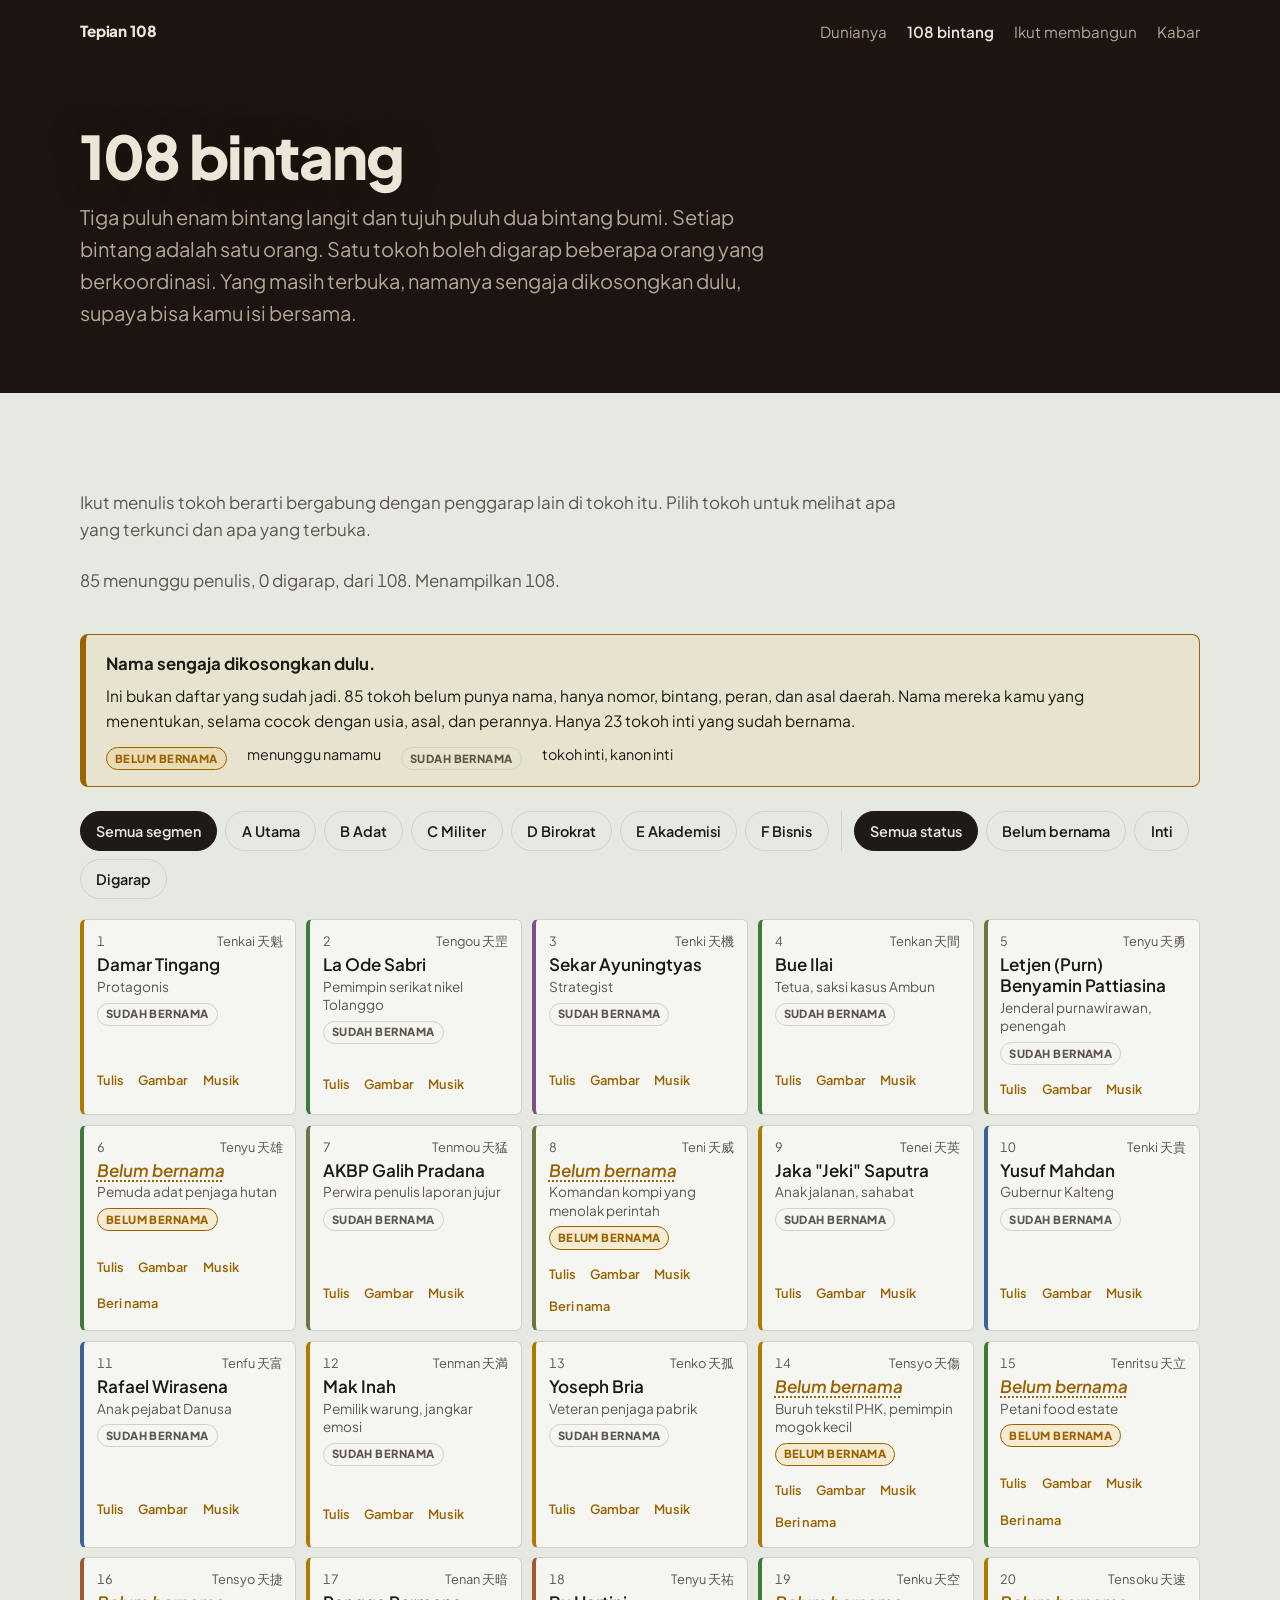
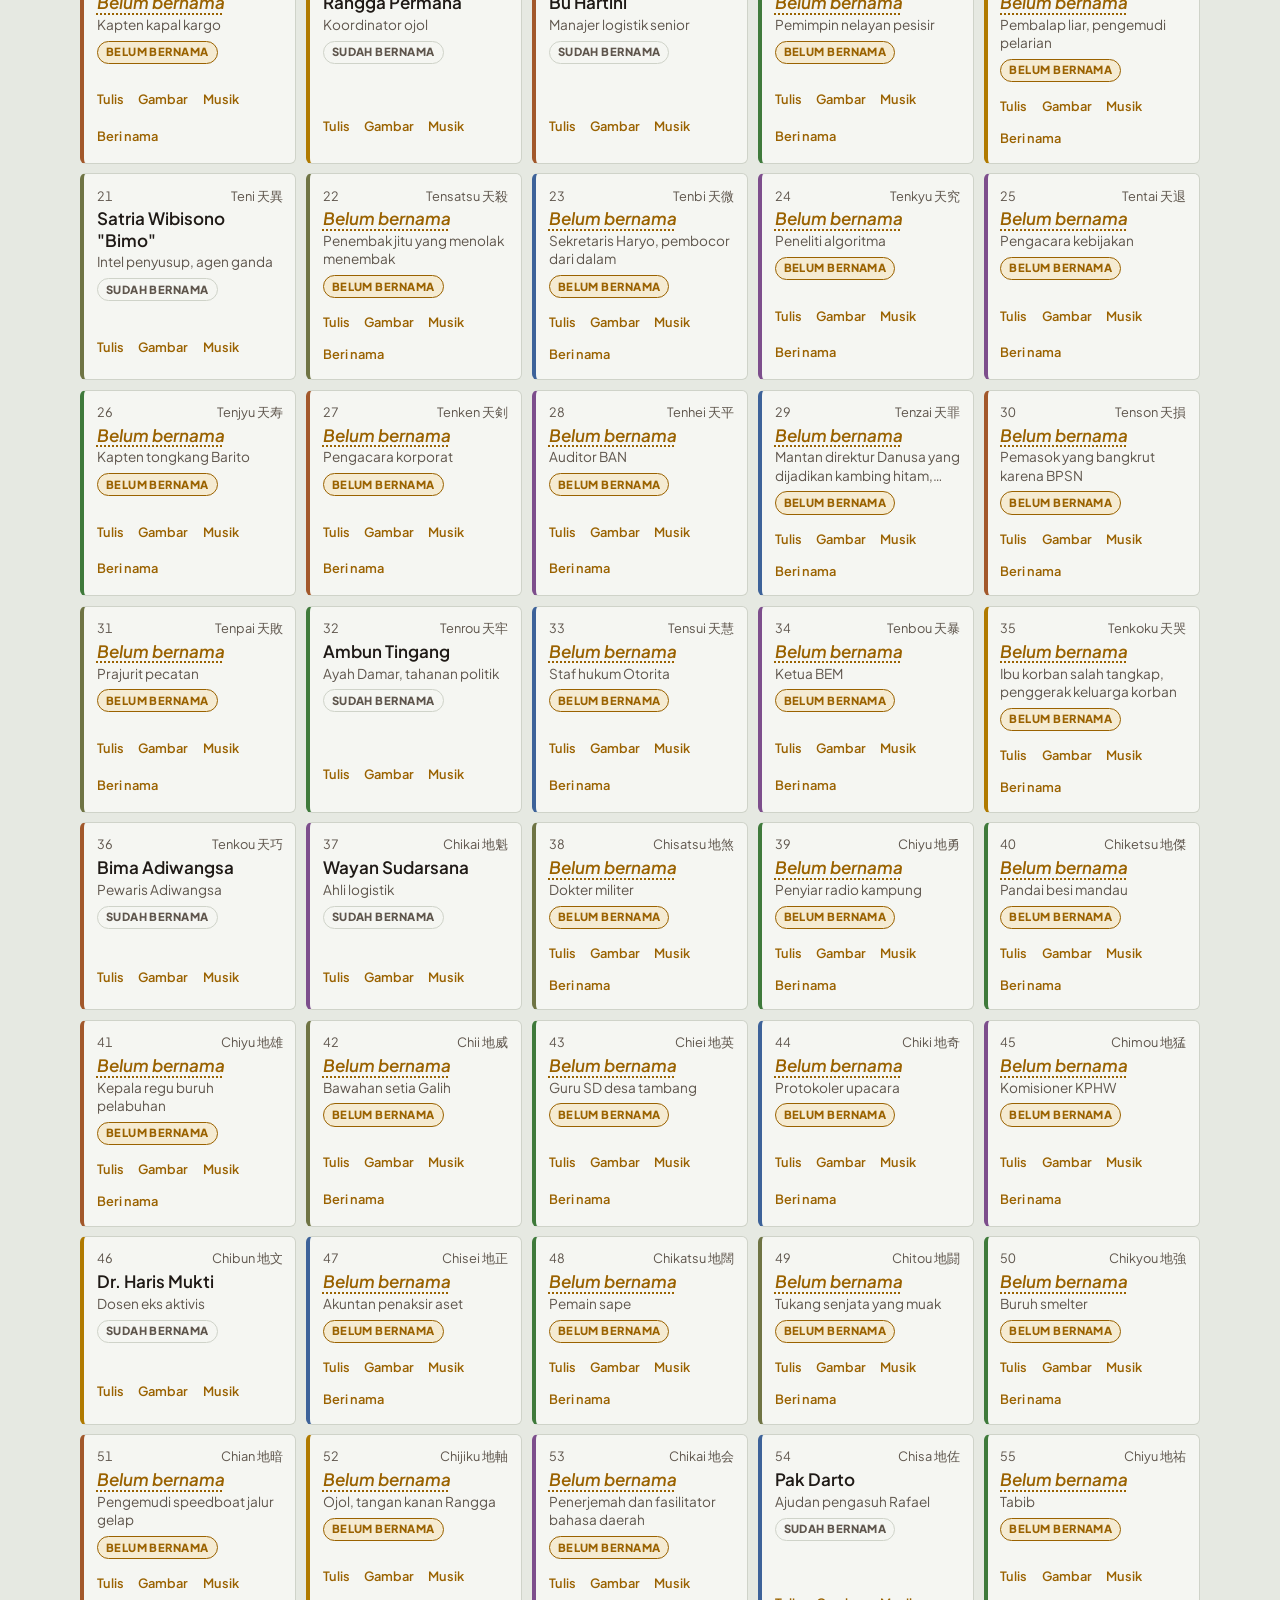
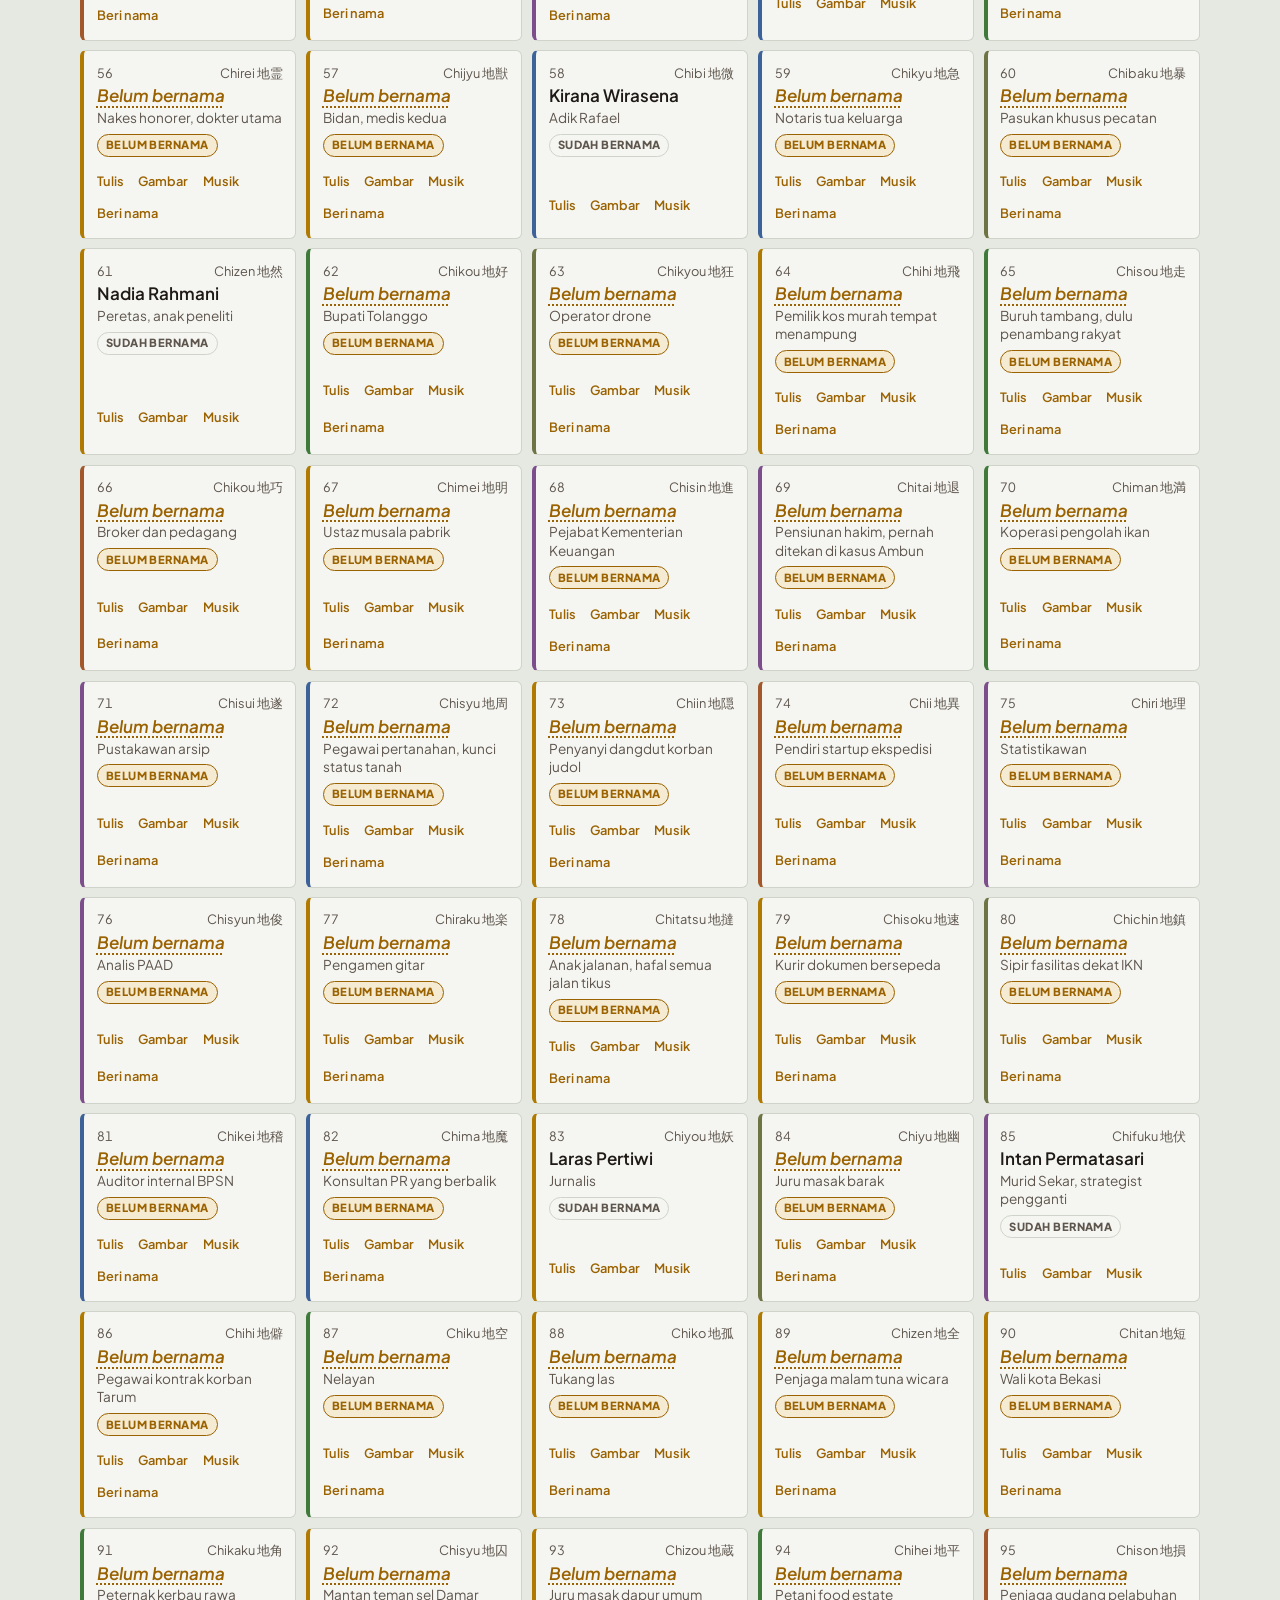
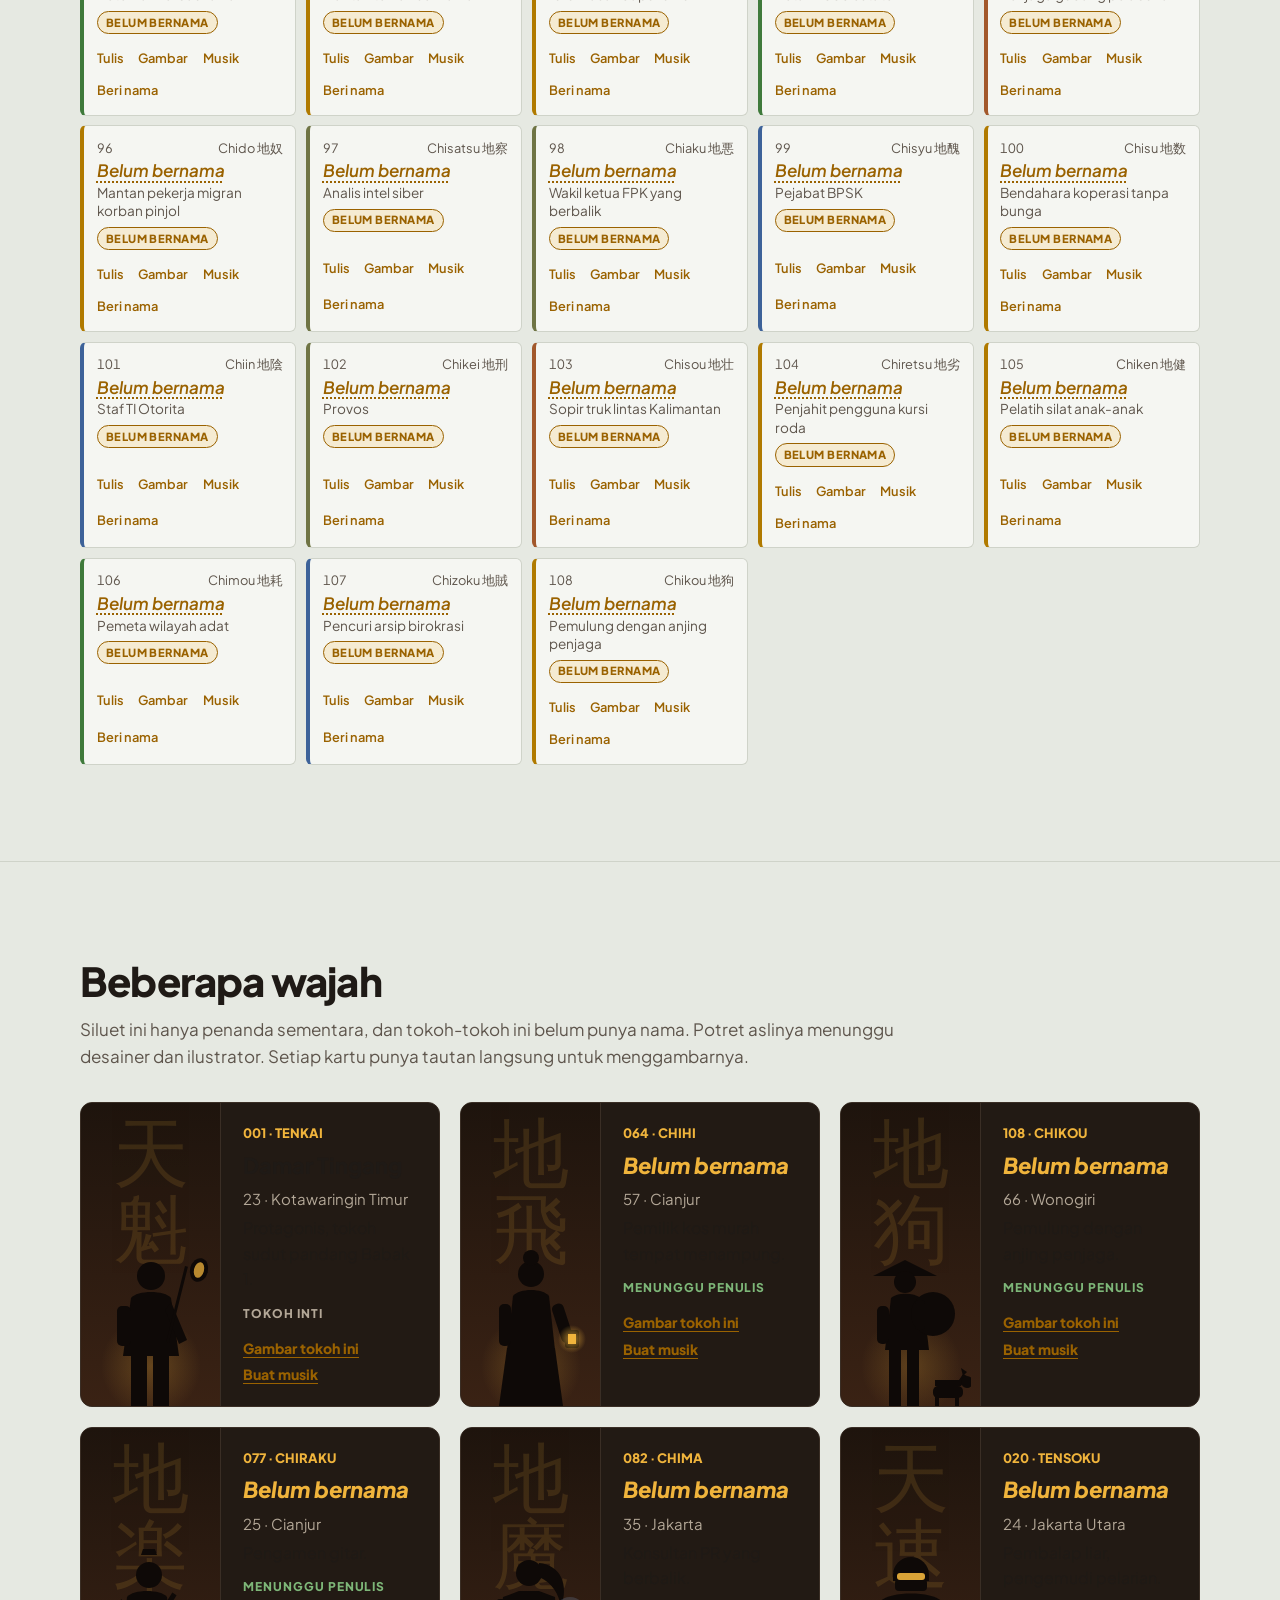
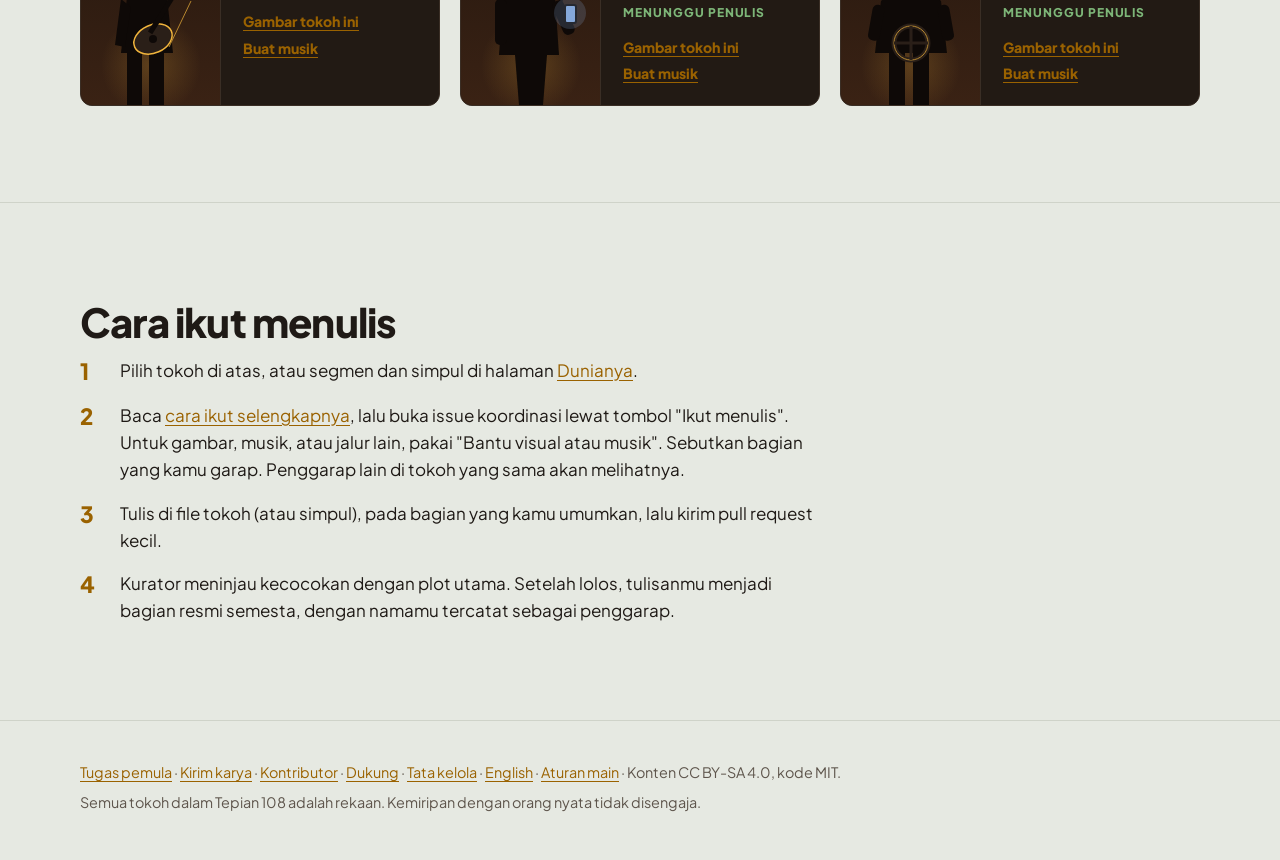
<file: docs/bintang.html>
<!doctype html>
<html lang="id">
<head>
<meta charset="utf-8">
<meta name="viewport" content="width=device-width, initial-scale=1, viewport-fit=cover">
<title>108 Bintang · Tepian 108</title>
<meta name="description" content="Daftar 108 tokoh Tepian 108. Pilih tokoh untuk digarap bersama.">
<meta property="og:site_name" content="Tepian 108">
<meta property="og:type" content="website">
<meta property="og:title" content="108 Bintang · Tepian 108">
<meta property="og:description" content="Daftar 108 tokoh Tepian 108. Pilih tokoh untuk digarap bersama.">
<meta property="og:image" content="http://phx.my.id/tepian-108/og.png">
<meta property="og:url" content="http://phx.my.id/tepian-108/bintang.html">
<meta name="twitter:card" content="summary_large_image">
<meta name="twitter:title" content="108 Bintang · Tepian 108">
<meta name="twitter:description" content="Daftar 108 tokoh Tepian 108. Pilih tokoh untuk digarap bersama.">
<meta name="twitter:image" content="http://phx.my.id/tepian-108/og.png">
<link rel="icon" href="data:image/svg+xml,<svg xmlns='http://www.w3.org/2000/svg' viewBox='0 0 32 32'><rect width='32' height='32' rx='6' fill='%231C1410'/><circle cx='16' cy='13' r='4' fill='%23F0B43C'/><rect x='6' y='21' width='20' height='2' rx='1' fill='%23F0B43C' opacity='.5'/></svg>">
<link rel="preconnect" href="https://fonts.googleapis.com">
<link rel="preconnect" href="https://fonts.gstatic.com" crossorigin>
<link href="https://fonts.googleapis.com/css2?family=Plus+Jakarta+Sans:ital,wght@0,400;0,600;0,800;1,400&display=swap" rel="stylesheet">
<link rel="stylesheet" href="style.css">
</head>
<body>
<svg width="0" height="0" style="position: absolute" aria-hidden="true" focusable="false">
<defs>
<linearGradient id="langitMalam" x1="0" y1="0" x2="0" y2="1"><stop offset="0" stop-color="#0E0907"/><stop offset="0.65" stop-color="#241810"/><stop offset="1" stop-color="#4A2D18"/></linearGradient>
<linearGradient id="airMalam" x1="0" y1="0" x2="0" y2="1"><stop offset="0" stop-color="#2A1A10"/><stop offset="1" stop-color="#17110D"/></linearGradient>
<radialGradient id="cahaya" cx="0.5" cy="0.5" r="0.5"><stop offset="0" stop-color="#F0B43C" stop-opacity="0.85"/><stop offset="1" stop-color="#F0B43C" stop-opacity="0"/></radialGradient>
</defs>
</svg>

<header class="hero kecil">
  <div class="lebar">
    <nav aria-label="Navigasi utama">
      <a class="merek" href="index.html">Tepian 108</a>
      <ul>
        <li><a href="dunia.html">Dunianya</a></li>
        <li><a href="bintang.html" aria-current="page">108 bintang</a></li>
        <li><a href="ikut.html">Ikut membangun</a></li>
        <li><a href="kabar.html">Kabar</a></li>
      </ul>
    </nav>
    <div class="judul-halaman">
      <h1>108 bintang</h1>
      <p class="premis">Tiga puluh enam bintang langit dan tujuh puluh dua bintang bumi. Setiap bintang adalah satu orang. Satu tokoh boleh digarap beberapa orang yang berkoordinasi. Yang masih terbuka, namanya sengaja dikosongkan dulu, supaya bisa kamu isi bersama.</p>
    </div>
  </div>
</header>

<main>
<section id="papan">
  <div class="lebar">
    <div class="papan-kepala">
      <div class="sempit">
        <p class="redup" style="margin:0">Ikut menulis tokoh berarti bergabung dengan penggarap lain di tokoh itu. Pilih tokoh untuk melihat apa yang terkunci dan apa yang terbuka.</p>
      </div>
      <p class="ringkas" id="ringkas" aria-live="polite"></p>
    </div>
    <div class="panduan-nama" id="panduan-nama" role="note">
      <strong>Nama sengaja dikosongkan dulu.</strong>
      <p>Ini bukan daftar yang sudah jadi. <span id="n-terbuka">85</span> tokoh belum punya nama, hanya nomor, bintang, peran, dan asal daerah. Nama mereka kamu yang menentukan, selama cocok dengan usia, asal, dan perannya. Hanya <span id="n-inti">23</span> tokoh inti yang sudah bernama.</p>
      <div class="kontras"><span class="chip-nama kerja">BELUM BERNAMA</span> menunggu namamu <span class="chip-nama tetap">SUDAH BERNAMA</span> tokoh inti, kanon inti</div>
    </div>
    <div class="saring" id="saring" role="group" aria-label="Saring bintang"></div>
    <div class="kisi" id="kisi"></div>
  </div>
</section>

<section id="wajah">
  <div class="lebar">
    <h2>Beberapa wajah</h2>
    <p class="redup sempit" style="margin:0">Siluet ini hanya penanda sementara, dan tokoh-tokoh ini belum punya nama. Potret aslinya menunggu desainer dan ilustrator. Setiap kartu punya tautan langsung untuk menggambarnya.</p>
    <div style="display: grid; grid-template-columns: repeat(auto-fit, minmax(340px, 1fr)); gap: 20px; margin-top: 2rem">
<!-- Damar -->
<div style="background: #221A14; border: 1px solid #3A2E25; border-radius: 12px; overflow: hidden; display: flex">
<div style="flex: 0 0 140px; background: linear-gradient(#1E140D, #3A2214); border-right: 1px solid #3A2E25; position: relative; display: flex; align-items: flex-end; justify-content: center; overflow: hidden">
<div style="position: absolute; top: 8px; left: 0; right: 0; text-align: center; font-size: 76px; line-height: 1; color: #F0B43C; opacity: 0.13">天魁</div>
<svg viewBox="0 0 120 170" style="display: block; width: 120px; height: auto; position: relative" role="img" aria-label="Siluet Damar memegang sendok sayur besar, ransel di punggung.">
<circle cx="60" cy="130" r="50" fill="url(#cahaya)" opacity="0.3"/>
<g fill="#0E0907"><circle cx="60" cy="40" r="14"/><path d="M40 62c6 -8 34 -8 40 0l8 58H32z"/><rect x="40" y="118" width="16" height="52"/><rect x="62" y="118" width="16" height="52"/><rect x="26" y="70" width="14" height="40" rx="5"/><path d="M80 66l16 38l-8 4l-14 -34z"/><rect x="94" y="30" width="3" height="78" transform="rotate(14 94 30)"/></g>
<ellipse cx="108" cy="34" rx="9" ry="12" fill="#0E0907" transform="rotate(14 108 34)"/><ellipse cx="108" cy="34" rx="5" ry="8" fill="#F0B43C" opacity="0.75" transform="rotate(14 108 34)"/>
</svg>
</div>
<div style="padding: 20px 22px; display: flex; flex-direction: column; gap: 4px; min-width: 0"><div style="font-size: 13px; font-weight: 800; color: var(--pelita-isi)">001 · TENKAI</div><div style="font-size: 22px; font-weight: 800">Damar Tingang</div><div style="font-size: 15px; color: #B3A797">23 · Kotawaringin Timur</div><div style="font-size: 16px">Protagonis, tokoh sudut pandang Babak 1.</div><div style="margin-top: 8px; font-size: 12px; font-weight: 800; letter-spacing: 0.08em; color: #B3A797">TOKOH INTI</div><div style="margin-top: 10px; display: flex; flex-wrap: wrap; gap: 4px 14px"><a class="tautan-karya" data-jenis="ilustrasi" data-no="1" href="#" target="_blank" rel="noopener" style="font-weight: 800; font-size: 14px">Gambar tokoh ini</a><a class="tautan-karya" data-jenis="musik atau suara" data-no="1" href="#" target="_blank" rel="noopener" style="font-weight: 800; font-size: 14px">Buat musik</a></div></div>
</div>

<!-- Tokoh 064 -->
<div style="background: #221A14; border: 1px solid #3A2E25; border-radius: 12px; overflow: hidden; display: flex">
<div style="flex: 0 0 140px; background: linear-gradient(#1E140D, #3A2214); border-right: 1px solid #3A2E25; position: relative; display: flex; align-items: flex-end; justify-content: center; overflow: hidden">
<div style="position: absolute; top: 8px; left: 0; right: 0; text-align: center; font-size: 76px; line-height: 1; color: #F0B43C; opacity: 0.13">地飛</div>
<svg viewBox="0 0 120 170" style="display: block; width: 120px; height: auto; position: relative" role="img" aria-label="Siluet tokoh 064, bersanggul, berkebaya, memegang sebuah lampu.">
<circle cx="60" cy="130" r="50" fill="url(#cahaya)" opacity="0.3"/>
<g fill="#0E0907"><circle cx="60" cy="38" r="13"/><circle cx="60" cy="22" r="8"/><path d="M42 60c6 -8 30 -8 36 0l6 54H36z"/><path d="M36 112h48l8 58H28z"/><rect x="28" y="68" width="12" height="42" rx="5"/><rect x="80" y="68" width="12" height="40" rx="5" transform="rotate(-18 86 70)"/></g>
<rect x="94" y="94" width="14" height="18" rx="3" fill="#0E0907"/><rect x="97" y="98" width="8" height="10" fill="#F0B43C"/><circle cx="101" cy="103" r="14" fill="url(#cahaya)" opacity="0.8"/>
</svg>
</div>
<div style="padding: 20px 22px; display: flex; flex-direction: column; gap: 4px; min-width: 0"><div style="font-size: 13px; font-weight: 800; color: var(--pelita-isi)">064 · CHIHI</div><div style="font-size: 22px; font-weight: 800; font-style: italic; color: var(--pelita-isi)">Belum bernama</div><div style="font-size: 15px; color: #B3A797">57 · Cianjur</div><div style="font-size: 16px">Pemilik kos murah tempat menampung.</div><div style="margin-top: 8px; font-size: 12px; font-weight: 800; letter-spacing: 0.08em; color: #7DB678">MENUNGGU PENULIS</div><div style="margin-top: 10px; display: flex; flex-wrap: wrap; gap: 4px 14px"><a class="tautan-karya" data-jenis="ilustrasi" data-no="64" href="#" target="_blank" rel="noopener" style="font-weight: 800; font-size: 14px">Gambar tokoh ini</a><a class="tautan-karya" data-jenis="musik atau suara" data-no="64" href="#" target="_blank" rel="noopener" style="font-weight: 800; font-size: 14px">Buat musik</a></div></div>
</div>

<!-- Tokoh 108 -->
<div style="background: #221A14; border: 1px solid #3A2E25; border-radius: 12px; overflow: hidden; display: flex">
<div style="flex: 0 0 140px; background: linear-gradient(#1E140D, #3A2214); border-right: 1px solid #3A2E25; position: relative; display: flex; align-items: flex-end; justify-content: center; overflow: hidden">
<div style="position: absolute; top: 8px; left: 0; right: 0; text-align: center; font-size: 76px; line-height: 1; color: #F0B43C; opacity: 0.13">地狗</div>
<svg viewBox="0 0 120 170" style="display: block; width: 120px; height: auto; position: relative" role="img" aria-label="Siluet tokoh 108 bertopi caping membawa karung, ditemani seekor anjing.">
<circle cx="60" cy="130" r="50" fill="url(#cahaya)" opacity="0.25"/>
<g fill="#0E0907"><path d="M22 40l32 -16l32 16z"/><circle cx="54" cy="46" r="11"/><path d="M40 62c6 -6 26 -6 32 2l6 50H34z"/><rect x="38" y="112" width="12" height="58"/><rect x="56" y="112" width="12" height="58"/><rect x="26" y="70" width="12" height="38" rx="5"/><circle cx="82" cy="78" r="22"/><rect x="64" y="64" width="10" height="30" rx="4"/>
<path d="M84 150h26l6 -10l-4 -2l-4 6h-24z"/><rect x="82" y="150" width="30" height="12" rx="5"/><rect x="84" y="158" width="4" height="12"/><rect x="104" y="158" width="4" height="12"/><circle cx="116" cy="146" r="6"/><path d="M112 140l-2 -8l6 4z"/></g>
</svg>
</div>
<div style="padding: 20px 22px; display: flex; flex-direction: column; gap: 4px; min-width: 0"><div style="font-size: 13px; font-weight: 800; color: var(--pelita-isi)">108 · CHIKOU</div><div style="font-size: 22px; font-weight: 800; font-style: italic; color: var(--pelita-isi)">Belum bernama</div><div style="font-size: 15px; color: #B3A797">66 · Wonogiri</div><div style="font-size: 16px">Pemulung dengan anjing penjaga.</div><div style="margin-top: 8px; font-size: 12px; font-weight: 800; letter-spacing: 0.08em; color: #7DB678">MENUNGGU PENULIS</div><div style="margin-top: 10px; display: flex; flex-wrap: wrap; gap: 4px 14px"><a class="tautan-karya" data-jenis="ilustrasi" data-no="108" href="#" target="_blank" rel="noopener" style="font-weight: 800; font-size: 14px">Gambar tokoh ini</a><a class="tautan-karya" data-jenis="musik atau suara" data-no="108" href="#" target="_blank" rel="noopener" style="font-weight: 800; font-size: 14px">Buat musik</a></div></div>
</div>

<!-- Tokoh 077 -->
<div style="background: #221A14; border: 1px solid #3A2E25; border-radius: 12px; overflow: hidden; display: flex">
<div style="flex: 0 0 140px; background: linear-gradient(#1E140D, #3A2214); border-right: 1px solid #3A2E25; position: relative; display: flex; align-items: flex-end; justify-content: center; overflow: hidden">
<div style="position: absolute; top: 8px; left: 0; right: 0; text-align: center; font-size: 76px; line-height: 1; color: #F0B43C; opacity: 0.13">地楽</div>
<svg viewBox="0 0 120 170" style="display: block; width: 120px; height: auto; position: relative" role="img" aria-label="Siluet tokoh 077, pengamen, dengan gitar disandang di dada.">
<circle cx="60" cy="130" r="50" fill="url(#cahaya)" opacity="0.25"/>
<g fill="#0E0907"><circle cx="58" cy="40" r="13"/><path d="M36 62c6 -8 34 -8 40 0l6 56H30z"/><rect x="36" y="116" width="15" height="54"/><rect x="58" y="116" width="15" height="54"/><path d="M30 64l-6 46l10 2l6 -40z"/><path d="M52 14h12l2 6h-16z"/></g>
<ellipse cx="62" cy="104" rx="20" ry="14" fill="#2A1F18" stroke="#F0B43C" stroke-width="1.5" transform="rotate(-24 62 104)"/><circle cx="62" cy="104" r="4" fill="#0E0907"/>
<rect x="68" y="56" width="5" height="46" fill="#0E0907" transform="rotate(32 72 80)"/><path d="M78 112l22 -46" stroke="#F0B43C" stroke-width="1" opacity="0.7"/>
</svg>
</div>
<div style="padding: 20px 22px; display: flex; flex-direction: column; gap: 4px; min-width: 0"><div style="font-size: 13px; font-weight: 800; color: var(--pelita-isi)">077 · CHIRAKU</div><div style="font-size: 22px; font-weight: 800; font-style: italic; color: var(--pelita-isi)">Belum bernama</div><div style="font-size: 15px; color: #B3A797">25 · Cianjur</div><div style="font-size: 16px">Pengamen gitar.</div><div style="margin-top: 8px; font-size: 12px; font-weight: 800; letter-spacing: 0.08em; color: #7DB678">MENUNGGU PENULIS</div><div style="margin-top: 10px; display: flex; flex-wrap: wrap; gap: 4px 14px"><a class="tautan-karya" data-jenis="ilustrasi" data-no="77" href="#" target="_blank" rel="noopener" style="font-weight: 800; font-size: 14px">Gambar tokoh ini</a><a class="tautan-karya" data-jenis="musik atau suara" data-no="77" href="#" target="_blank" rel="noopener" style="font-weight: 800; font-size: 14px">Buat musik</a></div></div>
</div>

<!-- Tokoh 082 -->
<div style="background: #221A14; border: 1px solid #3A2E25; border-radius: 12px; overflow: hidden; display: flex">
<div style="flex: 0 0 140px; background: linear-gradient(#1E140D, #3A2214); border-right: 1px solid #3A2E25; position: relative; display: flex; align-items: flex-end; justify-content: center; overflow: hidden">
<div style="position: absolute; top: 8px; left: 0; right: 0; text-align: center; font-size: 76px; line-height: 1; color: #F0B43C; opacity: 0.13">地魔</div>
<svg viewBox="0 0 120 170" style="display: block; width: 120px; height: auto; position: relative" role="img" aria-label="Siluet tokoh 082 berblazer, rambut diikat, memegang ponsel.">
<circle cx="60" cy="130" r="50" fill="url(#cahaya)" opacity="0.25"/>
<g fill="#0E0907"><circle cx="58" cy="38" r="13"/><path d="M68 28c22 2 30 22 22 44c-2 -12 -8 -24 -22 -30z"/><path d="M32 62l16 -6h20l16 6l4 58H28z"/><path d="M44 120h32l-4 50H48z"/><rect x="24" y="64" width="12" height="46" rx="5"/><rect x="80" y="66" width="12" height="36" rx="5" transform="rotate(-24 86 68)"/></g>
<rect x="94" y="70" width="11" height="18" rx="2" fill="#85A8DA"/><rect x="94" y="70" width="11" height="18" rx="2" fill="none" stroke="#0E0907" stroke-width="2"/><circle cx="99" cy="78" r="16" fill="#85A8DA" opacity="0.2"/>
</svg>
</div>
<div style="padding: 20px 22px; display: flex; flex-direction: column; gap: 4px; min-width: 0"><div style="font-size: 13px; font-weight: 800; color: var(--pelita-isi)">082 · CHIMA</div><div style="font-size: 22px; font-weight: 800; font-style: italic; color: var(--pelita-isi)">Belum bernama</div><div style="font-size: 15px; color: #B3A797">35 · Jakarta</div><div style="font-size: 16px">Konsultan PR yang berbalik.</div><div style="margin-top: 8px; font-size: 12px; font-weight: 800; letter-spacing: 0.08em; color: #7DB678">MENUNGGU PENULIS</div><div style="margin-top: 10px; display: flex; flex-wrap: wrap; gap: 4px 14px"><a class="tautan-karya" data-jenis="ilustrasi" data-no="82" href="#" target="_blank" rel="noopener" style="font-weight: 800; font-size: 14px">Gambar tokoh ini</a><a class="tautan-karya" data-jenis="musik atau suara" data-no="82" href="#" target="_blank" rel="noopener" style="font-weight: 800; font-size: 14px">Buat musik</a></div></div>
</div>

<!-- Tokoh 020 -->
<div style="background: #221A14; border: 1px solid #3A2E25; border-radius: 12px; overflow: hidden; display: flex">
<div style="flex: 0 0 140px; background: linear-gradient(#1E140D, #3A2214); border-right: 1px solid #3A2E25; position: relative; display: flex; align-items: flex-end; justify-content: center; overflow: hidden">
<div style="position: absolute; top: 8px; left: 0; right: 0; text-align: center; font-size: 76px; line-height: 1; color: #F0B43C; opacity: 0.13">天速</div>
<svg viewBox="0 0 120 170" style="display: block; width: 120px; height: auto; position: relative" role="img" aria-label="Siluet tokoh 020 berhelm, berjaket balap, memegang setir.">
<circle cx="60" cy="130" r="50" fill="url(#cahaya)" opacity="0.25"/>
<g fill="#0E0907"><path d="M42 40a18 18 0 0 1 36 0v6H42z"/><rect x="44" y="44" width="32" height="12" rx="4"/><path d="M30 66c8 -10 52 -10 60 0l6 52H24z"/><rect x="38" y="116" width="16" height="54"/><rect x="62" y="116" width="16" height="54"/><rect x="22" y="70" width="12" height="36" rx="5" transform="rotate(10 28 72)"/><rect x="86" y="70" width="12" height="36" rx="5" transform="rotate(-10 92 72)"/></g>
<rect x="46" y="38" width="28" height="7" rx="3" fill="#F0B43C" opacity="0.9"/>
<circle cx="60" cy="108" r="17" fill="none" stroke="#2A1F18" stroke-width="5"/><circle cx="60" cy="108" r="17" fill="none" stroke="#F0B43C" stroke-width="1" opacity="0.7"/><path d="M60 91v34M43 108h34" stroke="#2A1F18" stroke-width="3"/>
</svg>
</div>
<div style="padding: 20px 22px; display: flex; flex-direction: column; gap: 4px; min-width: 0"><div style="font-size: 13px; font-weight: 800; color: var(--pelita-isi)">020 · TENSOKU</div><div style="font-size: 22px; font-weight: 800; font-style: italic; color: var(--pelita-isi)">Belum bernama</div><div style="font-size: 15px; color: #B3A797">24 · Jakarta Utara</div><div style="font-size: 16px">Pembalap liar, pengemudi pelarian.</div><div style="margin-top: 8px; font-size: 12px; font-weight: 800; letter-spacing: 0.08em; color: #7DB678">MENUNGGU PENULIS</div><div style="margin-top: 10px; display: flex; flex-wrap: wrap; gap: 4px 14px"><a class="tautan-karya" data-jenis="ilustrasi" data-no="20" href="#" target="_blank" rel="noopener" style="font-weight: 800; font-size: 14px">Gambar tokoh ini</a><a class="tautan-karya" data-jenis="musik atau suara" data-no="20" href="#" target="_blank" rel="noopener" style="font-weight: 800; font-size: 14px">Buat musik</a></div></div>
</div>


    </div>
  </div>
</section>

<section id="ikut-menulis">
  <div class="lebar">
    <h2>Cara ikut menulis</h2>
    <ol class="langkah">
      <li><span>Pilih tokoh di atas, atau segmen dan simpul di halaman <a href="dunia.html">Dunianya</a>.</span></li>
      <li><span>Baca <a href="ikut.html">cara ikut selengkapnya</a>, lalu buka issue koordinasi lewat tombol "Ikut menulis". Untuk gambar, musik, atau jalur lain, pakai "Bantu visual atau musik". Sebutkan bagian yang kamu garap. Penggarap lain di tokoh yang sama akan melihatnya.</span></li>
      <li><span>Tulis di file tokoh (atau simpul), pada bagian yang kamu umumkan, lalu kirim pull request kecil.</span></li>
      <li><span>Kurator meninjau kecocokan dengan plot utama. Setelah lolos, tulisanmu menjadi bagian resmi semesta, dengan namamu tercatat sebagai penggarap.</span></li>
    </ol>
  </div>
</section>
</main>

<footer>
  <div class="lebar">
    <p><a href="mulai.html">Tugas pemula</a> · <a href="kirim.html">Kirim karya</a> · <a href="kontributor.html">Kontributor</a> · <a href="dukung.html">Dukung</a> · <a href="tata-kelola.html">Tata kelola</a> · <a href="en.html">English</a> · <a href="dunia.html#aturan">Aturan main</a> · Konten CC BY-SA 4.0, kode MIT.</p>
    <p>Semua tokoh dalam Tepian 108 adalah rekaan. Kemiripan dengan orang nyata tidak disengaja.</p>
  </div>
</footer>

<dialog id="detail" aria-labelledby="detail-nama">
  <div class="dialog-isi" id="detail-isi"></div>
</dialog>

<script src="config.js"></script>
<script src="data.js"></script>
<script src="umum.js"></script>
<script>
(function () {
  const T = window.TEPIAN;
  const { B, SEG, STATUS, warna, esc } = T;
  const nm = (x) => (x.nama ? esc(x.nama) : `<span class="tanpa-nama">Belum bernama</span>`);

  const kisi = document.getElementById("kisi");
  const ringkas = document.getElementById("ringkas");
  const saring = document.getElementById("saring");
  const qs = new URLSearchParams(location.search).get("segmen");
  const keadaan = { segmen: qs && SEG[qs] ? qs : "semua", status: "semua" };
  const tombolSaring = (grup, nilai, label) =>
    `<button type="button" data-grup="${grup}" data-nilai="${nilai}" aria-pressed="${keadaan[grup] === nilai}">${label}</button>`;
  function gambarSaring() {
    saring.innerHTML =
      tombolSaring("segmen", "semua", "Semua segmen") +
      Object.entries(SEG).map(([k, v]) => tombolSaring("segmen", k, `${k} ${v.nama}`)).join("") +
      `<span class="pemisah" aria-hidden="true"></span>` +
      tombolSaring("status", "semua", "Semua status") +
      tombolSaring("status", "terbuka", "Belum bernama") +
      tombolSaring("status", "inti", "Inti") +
      tombolSaring("status", "digarap", "Digarap");
  }
  saring.addEventListener("click", (e) => {
    const t = e.target.closest("button"); if (!t) return;
    keadaan[t.dataset.grup] = t.dataset.nilai;
    document.querySelectorAll("a.tautan-karya").forEach((a) => { const t = B.find((x) => x.no === Number(a.dataset.no)); if (t) a.href = T.ikutKarya(a.dataset.jenis, t); });
  document.getElementById("n-terbuka").textContent = B.filter((x) => !x.nama).length;
  document.getElementById("n-inti").textContent = B.filter((x) => x.nama).length;
  gambarSaring(); gambarKisi();
  });
  function gambarKisi() {
    const tampil = B.filter((b) =>
      (keadaan.segmen === "semua" || b.segmen === keadaan.segmen) &&
      (keadaan.status === "semua" || b.status === keadaan.status));
    const terbuka = B.filter((b) => b.status === "terbuka").length;
    const digarap = B.filter((b) => b.status === "digarap").length;
    ringkas.textContent = `${terbuka} menunggu penulis, ${digarap} digarap, dari 108. Menampilkan ${tampil.length}.`;
    if (!tampil.length) {
      kisi.innerHTML = `<p class="kosong" style="grid-column:1/-1">Belum ada bintang dengan status ini. Pilih status lain.</p>`;
      return;
    }
    kisi.innerHTML = tampil.map((b) => `
      <article class="ubin" data-no="${b.no}" data-status="${b.status}" data-nama="${b.nama ? "tetap" : "terbuka"}" style="--warna:${warna(b.segmen)}">
        <button type="button" class="ubin-buka" data-no="${b.no}" aria-label="Detail ${esc(T.label(b))}">
          <span class="atas"><span>${b.no}</span><span>${esc(b.bintang)} ${b.kanji}</span></span>
          <span class="nm">${nm(b)}</span>
          <span class="pr">${esc(b.peran)}</span>
          <span class="chip-nama ${b.nama ? "tetap" : "kerja"}">${b.nama ? "SUDAH BERNAMA" : "BELUM BERNAMA"}</span>
        </button>
        <div class="ubin-aksi">
          <a href="${T.ikutTokoh(b)}" target="_blank" rel="noopener">Tulis</a>
          <a href="${T.ikutKarya("ilustrasi", b)}" target="_blank" rel="noopener">Gambar</a>
          <a href="${T.ikutKarya("musik", b)}" target="_blank" rel="noopener">Musik</a>
          ${b.nama ? "" : `<a href="${T.usulNama(b)}" target="_blank" rel="noopener">Beri nama</a>`}
        </div>
      </article>`).join("");
  }
  kisi.addEventListener("click", (e) => {
    const t = e.target.closest(".ubin-buka"); if (!t) return;
    buka(B.find((b) => b.no === Number(t.dataset.no)), t);
  });

  const dialog = document.getElementById("detail");
  const dialogIsi = document.getElementById("detail-isi");
  let asal = null;
  function buka(b, pemicu) {
    asal = pemicu || document.activeElement;
    dialogIsi.style.setProperty("--warna", warna(b.segmen));
    const aksi = b.status === "inti"
      ? `<a class="tombol utama" href="${T.ikutTokoh(b)}" target="_blank" rel="noopener">Usulkan detail</a>`
      : `<a class="tombol utama" href="${T.ikutTokoh(b)}" target="_blank" rel="noopener">Ikut menulis tokoh ini</a>`;
    const penggarap = (b.penggarap || []).length ? (b.penggarap || []).map(esc).join(", ") : "Belum ada. Kamu bisa jadi yang pertama.";
    const calloutNama = !b.nama
      ? `<div class="callout-nama"><strong>Tokoh ini belum punya nama.</strong>Namanya sengaja dikosongkan. Kamu boleh memberinya nama, selama cocok dengan usia, asal daerah, dan perannya. <a href="${T.usulNama(b)}" target="_blank" rel="noopener">Beri nama</a></div>`
      : `<div class="callout-nama" style="background:transparent;border-color:var(--garis)"><strong>Nama tetap.</strong>Tokoh inti: nama dan nasibnya bagian dari kanon inti. Detail lain bisa diusulkan lewat issue.</div>`;
    const karya = (b.karya || []).length
      ? `<dt>Karya</dt><dd><ul class="karya-daftar">${b.karya.map((k) => `<li><a href="${esc(k.url)}" target="_blank" rel="noopener">${esc(k.judul)}</a>${k.oleh ? ` oleh ${esc(k.oleh)}` : ""}</li>`).join("")}</ul></dd>`
      : "<dt>Karya</dt><dd>Belum ada potret atau musik. Kamu bisa jadi yang pertama.</dd>";
    const kunci = b.nama_terbuka
      ? "<dt>Terkunci</dt><dd>Nomor, segmen, peran, babak, nasib</dd><dt>Terbuka</dt><dd>Nama (sengaja kosong), asal, latar, suara, adegan, relasi</dd>"
      : "<dt>Terkunci</dt><dd>Identitas dan nasib (kanon inti)</dd><dt>Terbuka</dt><dd>Detail lewat usulan di issue</dd>";
    dialogIsi.innerHTML = `
      <button type="button" class="tutup" aria-label="Tutup">&times;</button>
      <p class="kecil" style="margin:0">Bintang ${b.no} dari 108, ${b.langit ? "bintang langit" : "bintang bumi"}</p>
      <h3 id="detail-nama">${nm(b)}</h3>
      <p style="margin:0">${esc(b.peran)}</p>
      <dl>
        <dt>Bintang</dt><dd>${esc(b.bintang)} ${b.kanji}</dd>
        <dt>Usia dan asal</dt><dd>${esc(b.usia_asal)}</dd>
        <dt>Segmen</dt><dd>${b.segmen}, ${SEG[b.segmen].nama}</dd>
        <dt>Masuk cerita</dt><dd>Babak ${b.babak}</dd>
        <dt>Status</dt><dd>${STATUS[b.status]}</dd>
        <dt>Penggarap</dt><dd>${penggarap}</dd>
        ${karya}
        ${kunci}
      </dl>
      ${calloutNama}
      <div class="tombol-baris" style="margin-top:1rem">
        ${aksi}
        <a class="tombol kedua" href="${T.ikutKarya("ilustrasi", b)}" target="_blank" rel="noopener">Gambar tokoh ini</a>
        <a class="tombol kedua" href="${T.ikutKarya("musik atau suara", b)}" target="_blank" rel="noopener">Buat musik</a>
        <a class="tombol kedua" href="${T.fileUrl(b)}" target="_blank" rel="noopener">Baca file tokoh</a>
      </div>`;
    dialogIsi.querySelector(".tutup").addEventListener("click", () => dialog.close());
    dialog.showModal();
  }
  dialog.addEventListener("click", (e) => { if (e.target === dialog) dialog.close(); });
  dialog.addEventListener("close", () => {
    if (location.hash) history.replaceState(null, "", location.pathname);
    if (asal && asal.focus) asal.focus();
  });

  gambarSaring(); gambarKisi();

  // Tautan langsung dari beranda: bintang.html#12
  const no = Number(location.hash.slice(1));
  const target = no && B.find((b) => b.no === no);
  if (target) buka(target);
})();
</script>
</body>
</html>
</file>
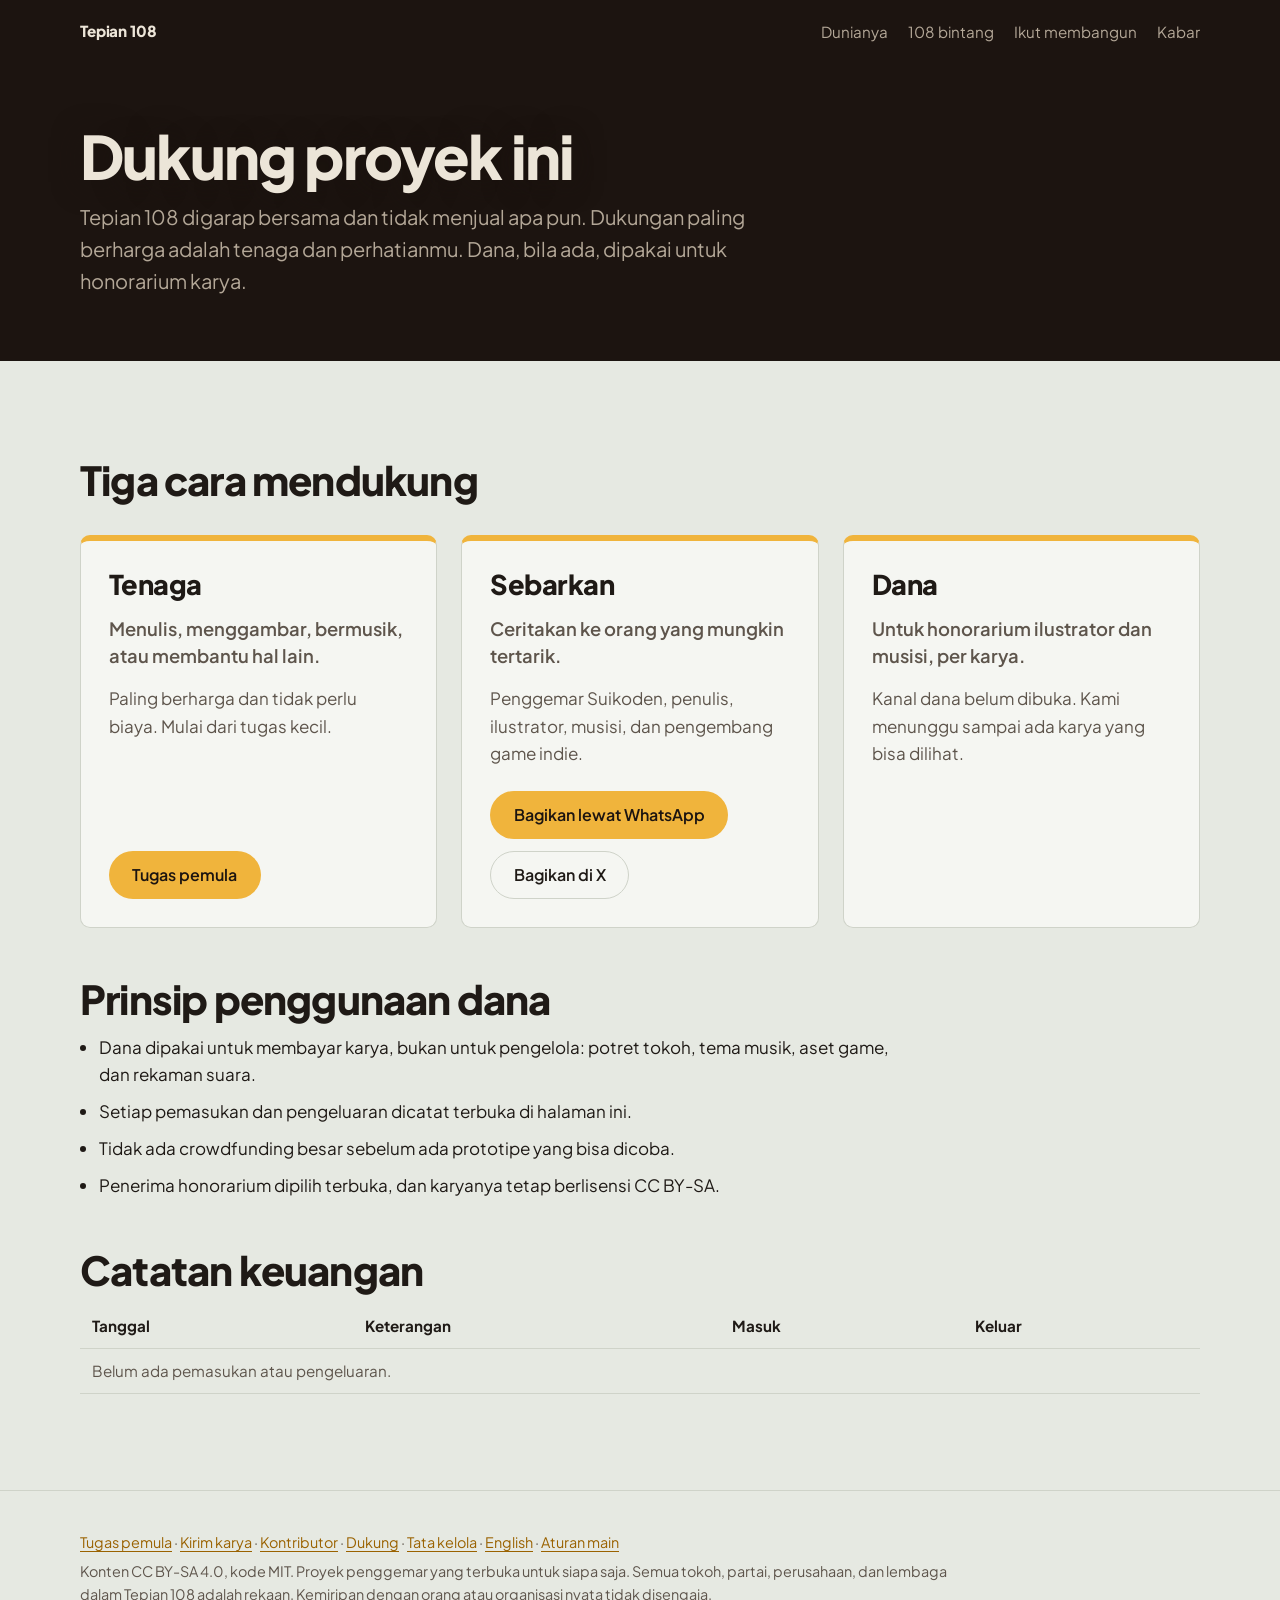
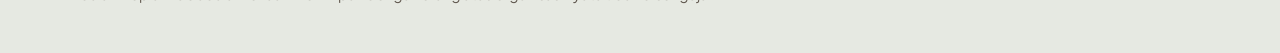
<file: docs/dukung.html>
<!doctype html>
<html lang="id">
<head>
<meta charset="utf-8">
<meta name="viewport" content="width=device-width, initial-scale=1, viewport-fit=cover">
<title>Dukung · Tepian 108</title>
<meta name="description" content="Cara mendukung Tepian 108: tenaga, sebaran, dan dana.">
<meta property="og:site_name" content="Tepian 108">
<meta property="og:type" content="website">
<meta property="og:title" content="Dukung · Tepian 108">
<meta property="og:description" content="Cara mendukung Tepian 108: tenaga, sebaran, dan dana.">
<meta property="og:image" content="http://phx.my.id/tepian-108/og.png">
<meta property="og:url" content="http://phx.my.id/tepian-108/dukung.html">
<meta name="twitter:card" content="summary_large_image">
<meta name="twitter:title" content="Dukung · Tepian 108">
<meta name="twitter:description" content="Cara mendukung Tepian 108: tenaga, sebaran, dan dana.">
<meta name="twitter:image" content="http://phx.my.id/tepian-108/og.png">
<link rel="icon" href="data:image/svg+xml,<svg xmlns='http://www.w3.org/2000/svg' viewBox='0 0 32 32'>
<link rel="preconnect" href="https://fonts.googleapis.com">
<link rel="preconnect" href="https://fonts.gstatic.com" crossorigin>
<link href="https://fonts.googleapis.com/css2?family=Plus+Jakarta+Sans:ital,wght@0,400;0,600;0,800;1,400&display=swap" rel="stylesheet">
<link rel="stylesheet" href="style.css">
</head>
<body>
<header class="hero kecil">
  <div class="lebar">
    <nav aria-label="Navigasi utama">
      <a class="merek" href="index.html">Tepian 108</a>
      <ul>
        <li><a href="dunia.html">Dunianya</a></li>
        <li><a href="bintang.html">108 bintang</a></li>
        <li><a href="ikut.html">Ikut membangun</a></li>
        <li><a href="kabar.html">Kabar</a></li>
      </ul>
    </nav>
    <div class="judul-halaman">
      <h1>Dukung proyek ini</h1>
      <p class="premis">Tepian 108 digarap bersama dan tidak menjual apa pun. Dukungan paling berharga adalah tenaga dan perhatianmu. Dana, bila ada, dipakai untuk honorarium karya.</p>
    </div>
  </div>
</header>

<main>
<section>
  <div class="lebar">
    <h2>Tiga cara mendukung</h2>
    <div class="dua-jalur" style="grid-template-columns:repeat(auto-fit,minmax(260px,1fr))">
      <article class="kartu-jalur"><h3>Tenaga</h3><p class="seru">Menulis, menggambar, bermusik, atau membantu hal lain.</p><p>Paling berharga dan tidak perlu biaya. Mulai dari tugas kecil.</p><div class="tombol-baris"><a class="tombol utama" href="mulai.html">Tugas pemula</a></div></article>
      <article class="kartu-jalur"><h3>Sebarkan</h3><p class="seru">Ceritakan ke orang yang mungkin tertarik.</p><p>Penggemar Suikoden, penulis, ilustrator, musisi, dan pengembang game indie.</p><div class="tombol-baris"><a class="tombol utama" id="wa" href="#" target="_blank" rel="noopener">Bagikan lewat WhatsApp</a><a class="tombol kedua" style="color:var(--teks);border-color:var(--garis)" id="x" href="#" target="_blank" rel="noopener">Bagikan di X</a></div></article>
      <article class="kartu-jalur"><h3>Dana</h3><p class="seru">Untuk honorarium ilustrator dan musisi, per karya.</p><div id="dana"></div></article>
    </div>
    <h2 style="margin-top:3rem">Prinsip penggunaan dana</h2>
    <ul class="aturan">
      <li>Dana dipakai untuk membayar karya, bukan untuk pengelola: potret tokoh, tema musik, aset game, dan rekaman suara.</li>
      <li>Setiap pemasukan dan pengeluaran dicatat terbuka di halaman ini.</li>
      <li>Tidak ada crowdfunding besar sebelum ada prototipe yang bisa dicoba.</li>
      <li>Penerima honorarium dipilih terbuka, dan karyanya tetap berlisensi CC BY-SA.</li>
    </ul>
    <h2 style="margin-top:3rem">Catatan keuangan</h2>
    <table class="tabel-catatan"><thead><tr><th>Tanggal</th><th>Keterangan</th><th>Masuk</th><th>Keluar</th></tr></thead><tbody><tr><td colspan="4">Belum ada pemasukan atau pengeluaran.</td></tr></tbody></table>
  </div>
</section>
</main>

<footer>
  <div class="lebar">
    <p><a href="mulai.html">Tugas pemula</a> · <a href="kirim.html">Kirim karya</a> · <a href="kontributor.html">Kontributor</a> · <a href="dukung.html">Dukung</a> · <a href="tata-kelola.html">Tata kelola</a> · <a href="en.html">English</a> · <a href="dunia.html#aturan">Aturan main</a></p>
    <p>Konten CC BY-SA 4.0, kode MIT. Proyek penggemar yang terbuka untuk siapa saja. Semua tokoh, partai, perusahaan, dan lembaga dalam Tepian 108 adalah rekaan. Kemiripan dengan orang atau organisasi nyata tidak disengaja.</p>
  </div>
</footer>

<script src="config.js"></script>
<script src="data.js"></script>
<script src="umum.js"></script>
<script>
(function () {
  const T = window.TEPIAN;
  const d = (T.K.dukungan || {});
  const kanal = [["saweria", "Saweria"], ["trakteer", "Trakteer"], ["kofi", "Ko-fi"], ["sponsors", "GitHub Sponsors"]].filter(([k]) => d[k]);
  document.getElementById("dana").innerHTML = kanal.length
    ? `<div class="tombol-baris">${kanal.map(([k, n]) => `<a class="tombol utama" href="${T.esc(d[k])}" target="_blank" rel="noopener">${n}</a>`).join("")}</div>`
    : `<p>Kanal dana belum dibuka. Kami menunggu sampai ada karya yang bisa dilihat.</p>`;
  const u = encodeURIComponent(location.origin + location.pathname.replace(/[^/]*$/, ""));
  const teks = encodeURIComponent("Kamu fans Suikoden? Bagaimana kalau 108 bintang itu berkumpul di Indonesia, 2030? Tepian 108, proyek cerita dan game terbuka.");
  document.getElementById("wa").href = `https://wa.me/?text=${teks}%20${u}`;
  document.getElementById("x").href = `https://twitter.com/intent/tweet?text=${teks}&url=${u}`;
})();
</script>
</body>
</html>
</file>
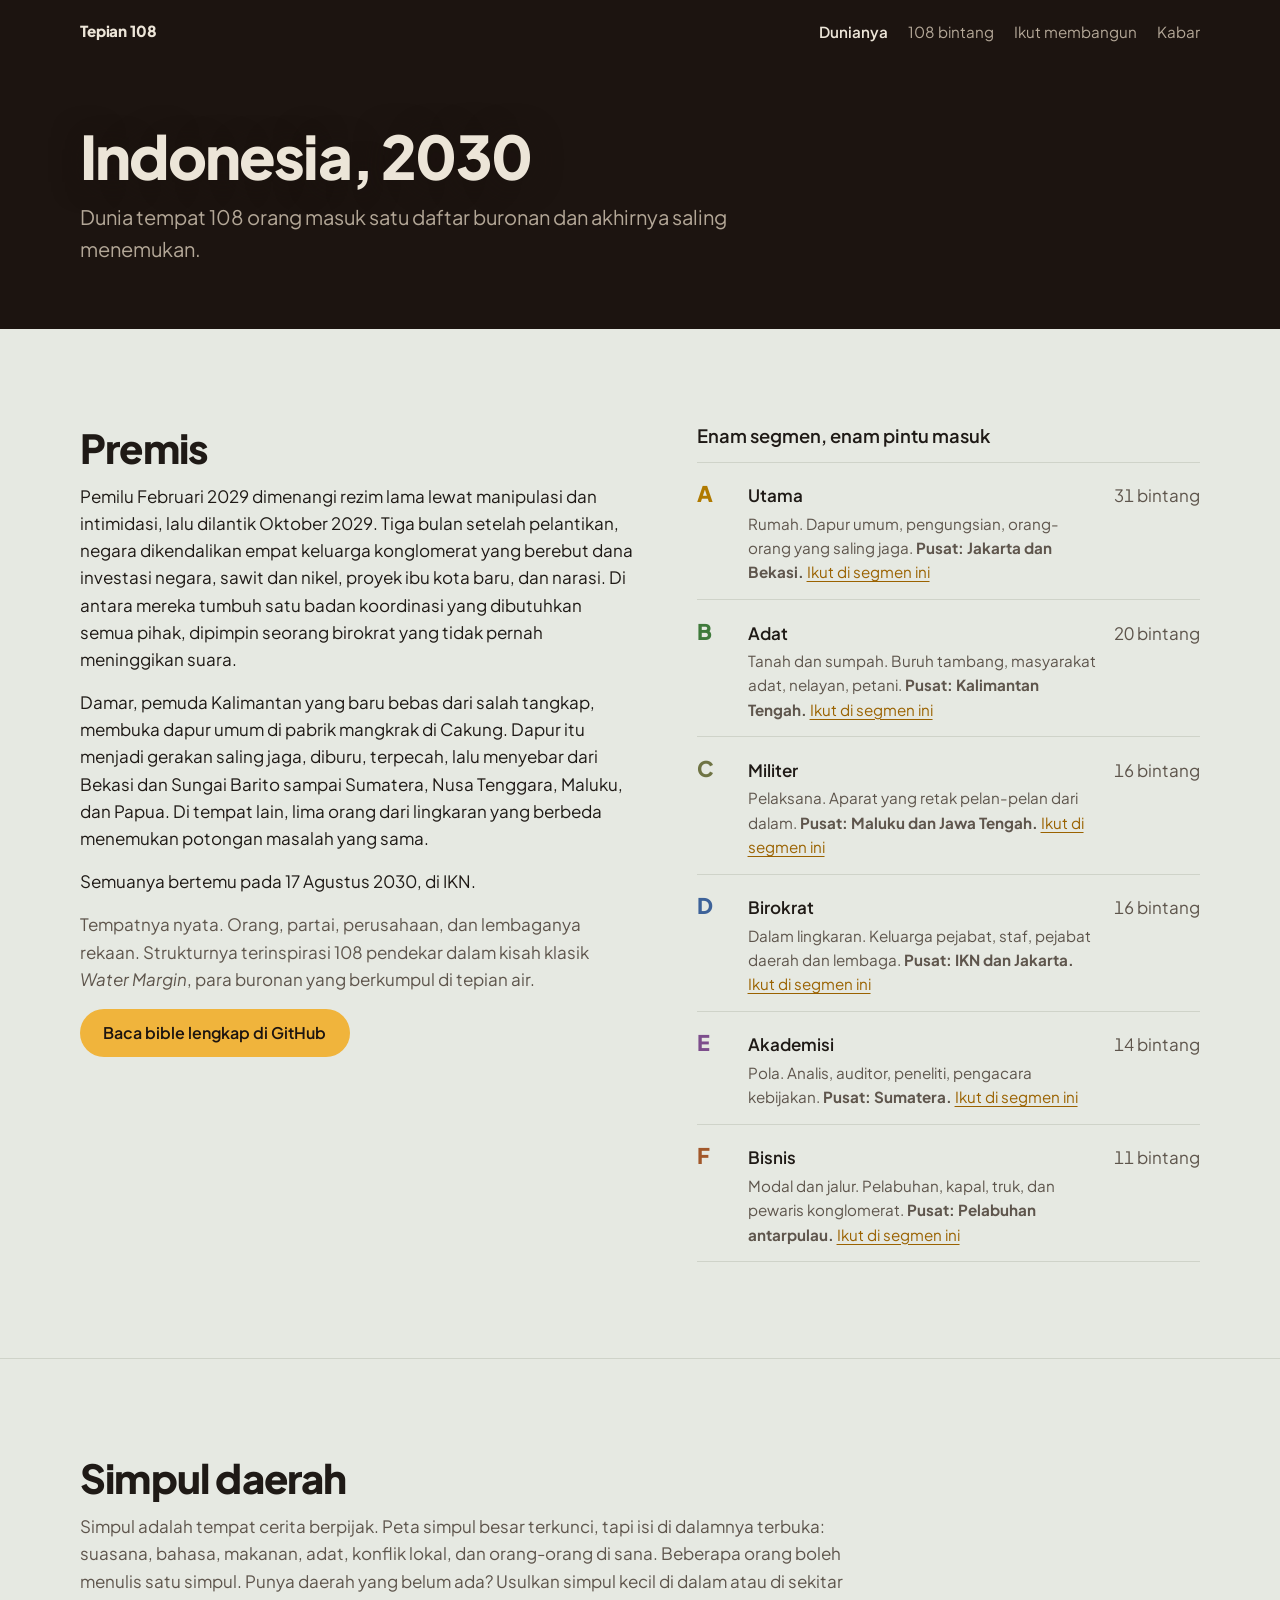
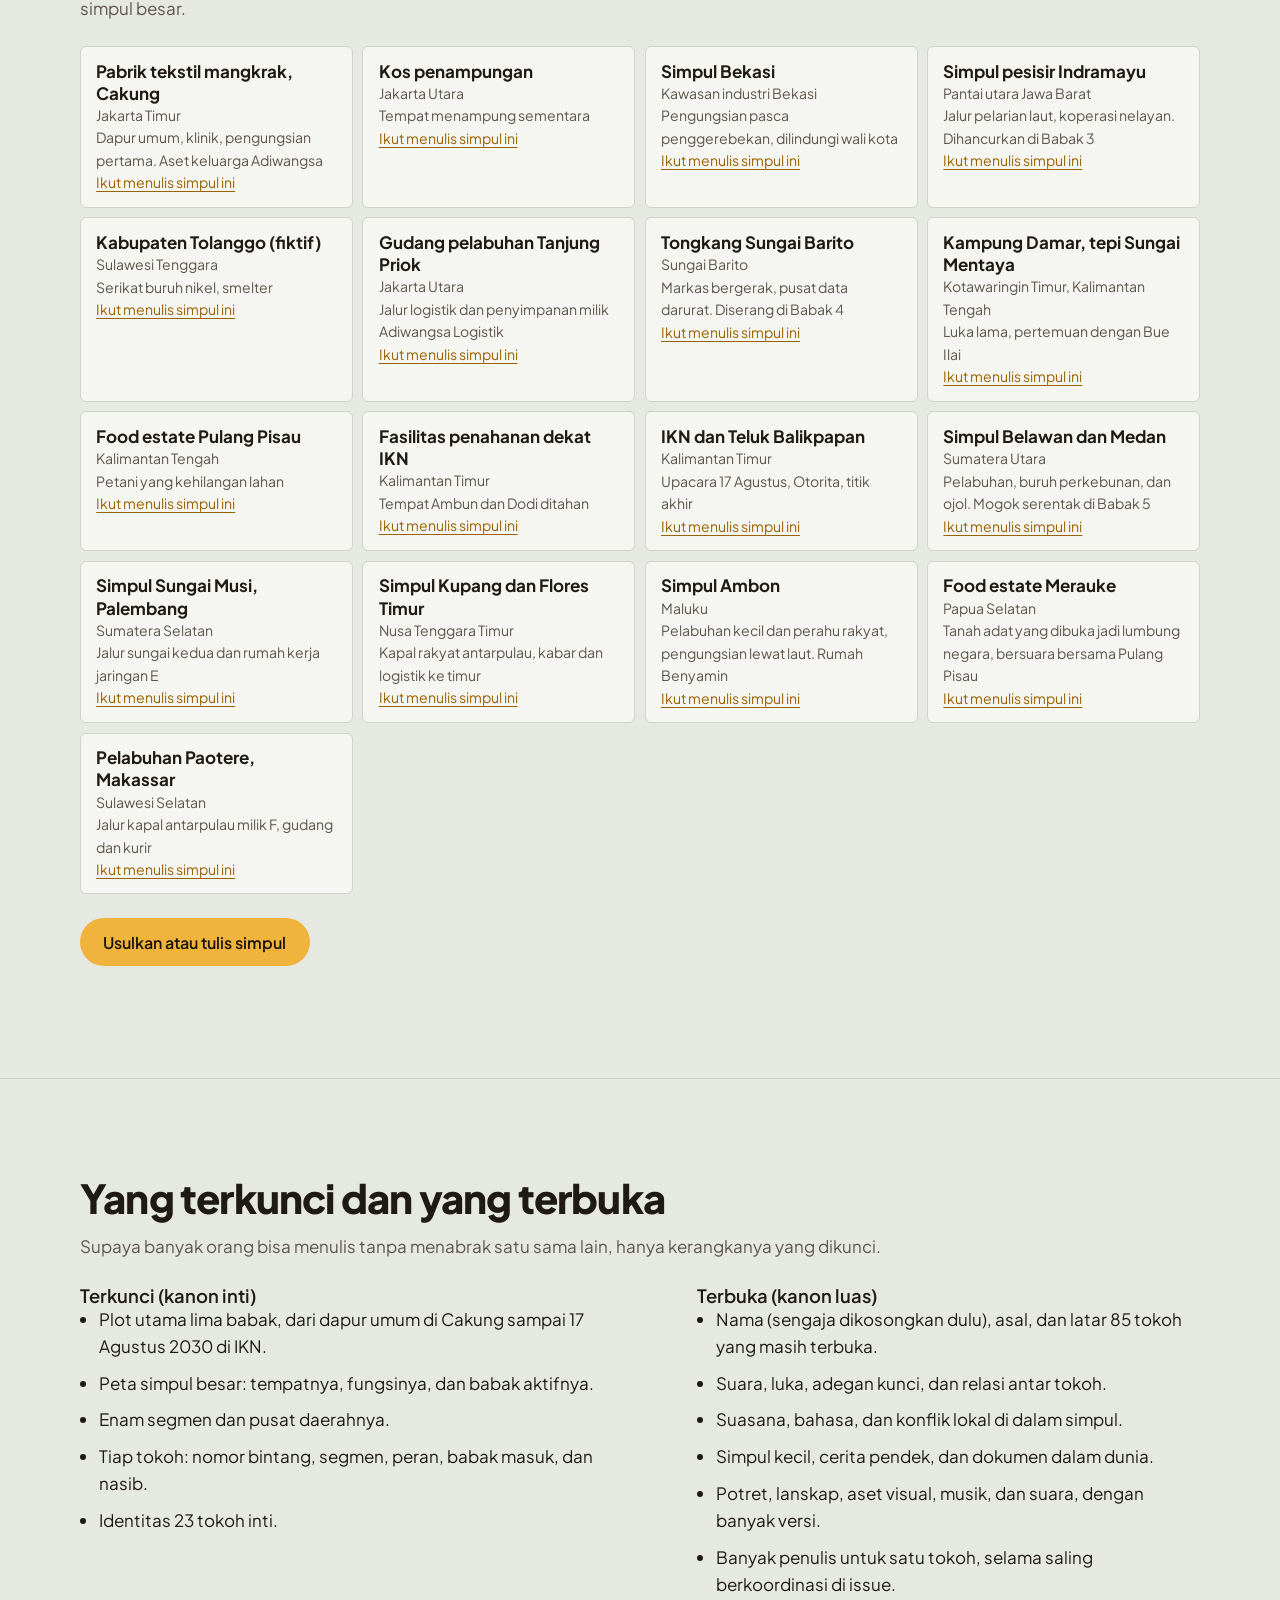
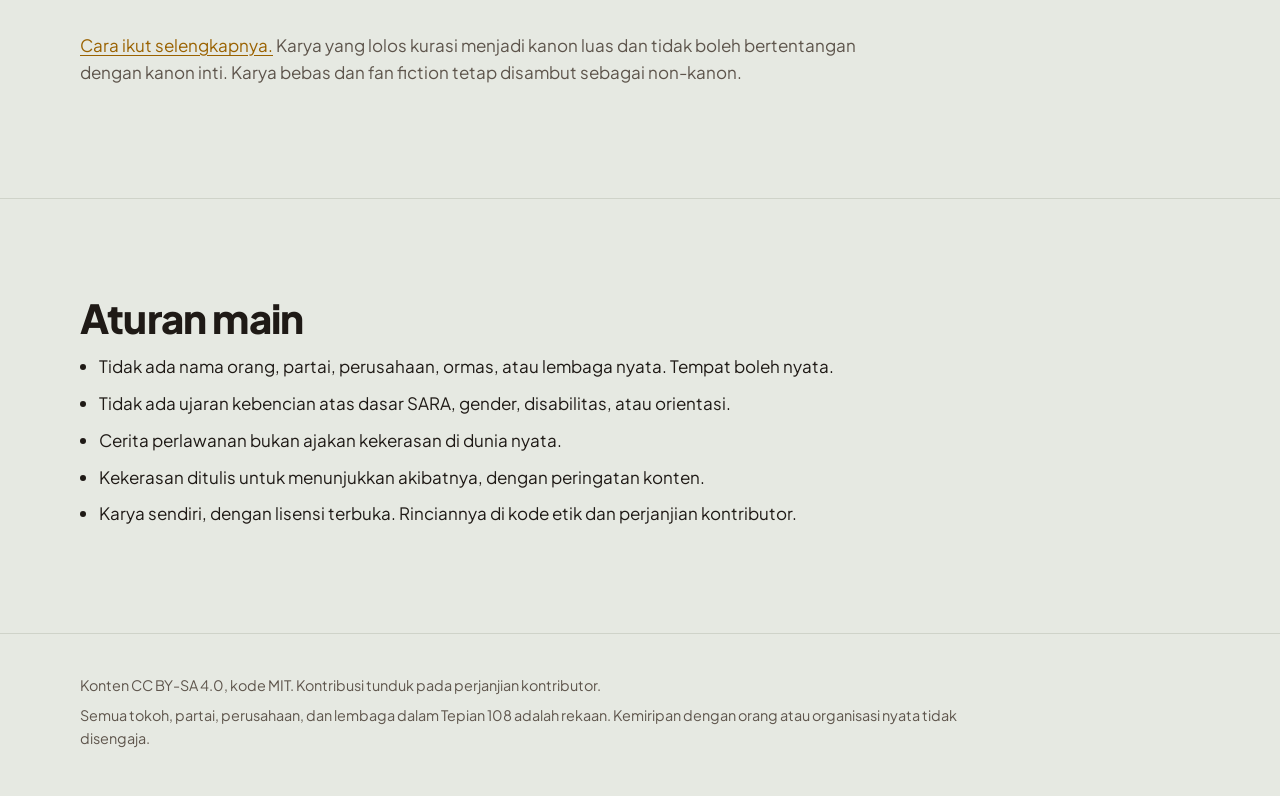
<file: docs/dunia.html>
<!doctype html>
<html lang="id">
<head>
<meta charset="utf-8">
<meta name="viewport" content="width=device-width, initial-scale=1, viewport-fit=cover">
<title>Dunianya · Tepian 108</title>
<meta name="description" content="Indonesia 2030 dalam Tepian 108: premis, enam segmen, simpul daerah, lapisan kanon, dan aturan main.">
<meta property="og:site_name" content="Tepian 108">
<meta property="og:type" content="website">
<meta property="og:title" content="Dunianya · Tepian 108">
<meta property="og:description" content="Indonesia 2030 dalam Tepian 108: premis, enam segmen, simpul daerah, lapisan kanon, dan aturan main.">
<meta property="og:image" content="http://phx.my.id/tepian-108/og.png">
<meta property="og:url" content="http://phx.my.id/tepian-108/dunia.html">
<meta name="twitter:card" content="summary_large_image">
<meta name="twitter:title" content="Dunianya · Tepian 108">
<meta name="twitter:description" content="Indonesia 2030 dalam Tepian 108: premis, enam segmen, simpul daerah, lapisan kanon, dan aturan main.">
<meta name="twitter:image" content="http://phx.my.id/tepian-108/og.png">
<link rel="icon" href="data:image/svg+xml,<svg xmlns='http://www.w3.org/2000/svg' viewBox='0 0 32 32'><rect width='32' height='32' rx='6' fill='%231C1410'/><circle cx='16' cy='13' r='4' fill='%23F0B43C'/><rect x='6' y='21' width='20' height='2' rx='1' fill='%23F0B43C' opacity='.5'/></svg>">
<link rel="preconnect" href="https://fonts.googleapis.com">
<link rel="preconnect" href="https://fonts.gstatic.com" crossorigin>
<link href="https://fonts.googleapis.com/css2?family=Plus+Jakarta+Sans:ital,wght@0,400;0,600;0,800;1,400&display=swap" rel="stylesheet">
<link rel="stylesheet" href="style.css">
</head>
<body>

<header class="hero kecil">
  <div class="lebar">
    <nav aria-label="Navigasi utama">
      <a class="merek" href="index.html">Tepian 108</a>
      <ul>
        <li><a href="dunia.html" aria-current="page">Dunianya</a></li>
        <li><a href="bintang.html">108 bintang</a></li>
        <li><a href="ikut.html">Ikut membangun</a></li>
        <li><a href="kabar.html">Kabar</a></li>
      </ul>
    </nav>
    <div class="judul-halaman">
      <h1>Indonesia, 2030</h1>
      <p class="premis">Dunia tempat 108 orang masuk satu daftar buronan dan akhirnya saling menemukan.</p>
    </div>
  </div>
</header>

<main>
<section id="premis">
  <div class="lebar dua-kolom">
    <div class="sempit">
      <h2>Premis</h2>
      <p>Pemilu Februari 2029 dimenangi rezim lama lewat manipulasi dan intimidasi, lalu dilantik Oktober 2029. Tiga bulan setelah pelantikan, negara dikendalikan empat keluarga konglomerat yang berebut dana investasi negara, sawit dan nikel, proyek ibu kota baru, dan narasi. Di antara mereka tumbuh satu badan koordinasi yang dibutuhkan semua pihak, dipimpin seorang birokrat yang tidak pernah meninggikan suara.</p>
      <p>Damar, pemuda Kalimantan yang baru bebas dari salah tangkap, membuka dapur umum di pabrik mangkrak di Cakung. Dapur itu menjadi gerakan saling jaga, diburu, terpecah, lalu menyebar dari Bekasi dan Sungai Barito sampai Sumatera, Nusa Tenggara, Maluku, dan Papua. Di tempat lain, lima orang dari lingkaran yang berbeda menemukan potongan masalah yang sama.</p>
      <p>Semuanya bertemu pada 17 Agustus 2030, di IKN.</p>
      <p class="redup">Tempatnya nyata. Orang, partai, perusahaan, dan lembaganya rekaan. Strukturnya terinspirasi 108 pendekar dalam kisah klasik <i>Water Margin</i>, para buronan yang berkumpul di tepian air.</p>
      <p><a class="tombol utama" id="g-bible" href="#">Baca bible lengkap di GitHub</a></p>
    </div>
    <div>
      <h3 id="segmen" style="margin-bottom:1rem">Enam segmen, enam pintu masuk</h3>
      <ul class="segmen-daftar" id="segmen-daftar"></ul>
    </div>
  </div>
</section>

<section id="simpul">
  <div class="lebar">
    <h2>Simpul daerah</h2>
    <p class="redup sempit" style="margin:0">Simpul adalah tempat cerita berpijak. Peta simpul besar terkunci, tapi isi di dalamnya terbuka: suasana, bahasa, makanan, adat, konflik lokal, dan orang-orang di sana. Beberapa orang boleh menulis satu simpul. Punya daerah yang belum ada? Usulkan simpul kecil di dalam atau di sekitar simpul besar.</p>
    <div class="simpul-kisi" id="simpul-kisi"></div>
    <p style="margin-top:1.5rem"><a class="tombol utama" id="g-simpul" href="#">Usulkan atau tulis simpul</a></p>
  </div>
</section>

<section id="kanon">
  <div class="lebar">
    <h2>Yang terkunci dan yang terbuka</h2>
    <p class="redup sempit" style="margin:0">Supaya banyak orang bisa menulis tanpa menabrak satu sama lain, hanya kerangkanya yang dikunci.</p>
    <div class="dua-kolom" style="margin-top:1.5rem">
      <div>
        <h3>Terkunci (kanon inti)</h3>
        <ul class="aturan">
          <li>Plot utama lima babak, dari dapur umum di Cakung sampai 17 Agustus 2030 di IKN.</li>
          <li>Peta simpul besar: tempatnya, fungsinya, dan babak aktifnya.</li>
          <li>Enam segmen dan pusat daerahnya.</li>
          <li>Tiap tokoh: nomor bintang, segmen, peran, babak masuk, dan nasib.</li>
          <li>Identitas 23 tokoh inti.</li>
        </ul>
      </div>
      <div>
        <h3>Terbuka (kanon luas)</h3>
        <ul class="aturan">
          <li>Nama (sengaja dikosongkan dulu), asal, dan latar 85 tokoh yang masih terbuka.</li>
          <li>Suara, luka, adegan kunci, dan relasi antar tokoh.</li>
          <li>Suasana, bahasa, dan konflik lokal di dalam simpul.</li>
          <li>Simpul kecil, cerita pendek, dan dokumen dalam dunia.</li>
          <li>Potret, lanskap, aset visual, musik, dan suara, dengan banyak versi.</li>
          <li>Banyak penulis untuk satu tokoh, selama saling berkoordinasi di issue.</li>
        </ul>
      </div>
    </div>
    <p class="redup" style="margin-top:1.5rem;max-width:68ch"><a href="ikut.html">Cara ikut selengkapnya.</a> Karya yang lolos kurasi menjadi kanon luas dan tidak boleh bertentangan dengan kanon inti. Karya bebas dan fan fiction tetap disambut sebagai non-kanon.</p>
  </div>
</section>

<section id="aturan">
  <div class="lebar">
    <h2>Aturan main</h2>
    <ul class="aturan">
      <li>Tidak ada nama orang, partai, perusahaan, ormas, atau lembaga nyata. Tempat boleh nyata.</li>
      <li>Tidak ada ujaran kebencian atas dasar SARA, gender, disabilitas, atau orientasi.</li>
      <li>Cerita perlawanan bukan ajakan kekerasan di dunia nyata.</li>
      <li>Kekerasan ditulis untuk menunjukkan akibatnya, dengan peringatan konten.</li>
      <li>Karya sendiri, dengan lisensi terbuka. Rinciannya di kode etik dan perjanjian kontributor.</li>
    </ul>
  </div>
</section>
</main>

<footer>
  <div class="lebar">
    <p>Konten CC BY-SA 4.0, kode MIT. Kontribusi tunduk pada perjanjian kontributor.</p>
    <p>Semua tokoh, partai, perusahaan, dan lembaga dalam Tepian 108 adalah rekaan. Kemiripan dengan orang atau organisasi nyata tidak disengaja.</p>
  </div>
</footer>

<script src="config.js"></script>
<script src="data.js"></script>
<script src="umum.js"></script>
<script>
(function () {
  const T = window.TEPIAN;
  const { B, S, SEG, warna, esc } = T;

  const daftar = document.getElementById("segmen-daftar");
  Object.entries(SEG).forEach(([k, v]) => {
    const n = B.filter((b) => b.segmen === k).length;
    daftar.insertAdjacentHTML("beforeend",
      `<li><span class="kode" style="color:${warna(k)}">${k}</span><span class="nama">${v.nama}</span><span class="jumlah">${n} bintang</span><span class="fungsi">${v.fungsi} <strong>Pusat: ${v.pusat}.</strong> <a href="bintang.html?segmen=${k}">Ikut di segmen ini</a></span></li>`);
  });

  document.getElementById("simpul-kisi").innerHTML = S.map((s) => `
    <div><strong>${esc(s.nama)}</strong><span>${esc(s.wilayah)}</span><span>${esc(s.fungsi)}</span><span><a href="${T.ikutUrl("Ikut menulis simpul: " + s.nama)}" target="_blank" rel="noopener">Ikut menulis simpul ini</a></span></div>`).join("");

  const bible = document.getElementById("g-bible");
  bible.href = T.gh("tree/" + T.cabang + "/bible"); bible.target = "_blank"; bible.rel = "noopener";
  const simpul = document.getElementById("g-simpul");
  simpul.href = T.gh("issues/new/choose"); simpul.target = "_blank"; simpul.rel = "noopener";
})();
</script>
</body>
</html>
</file>
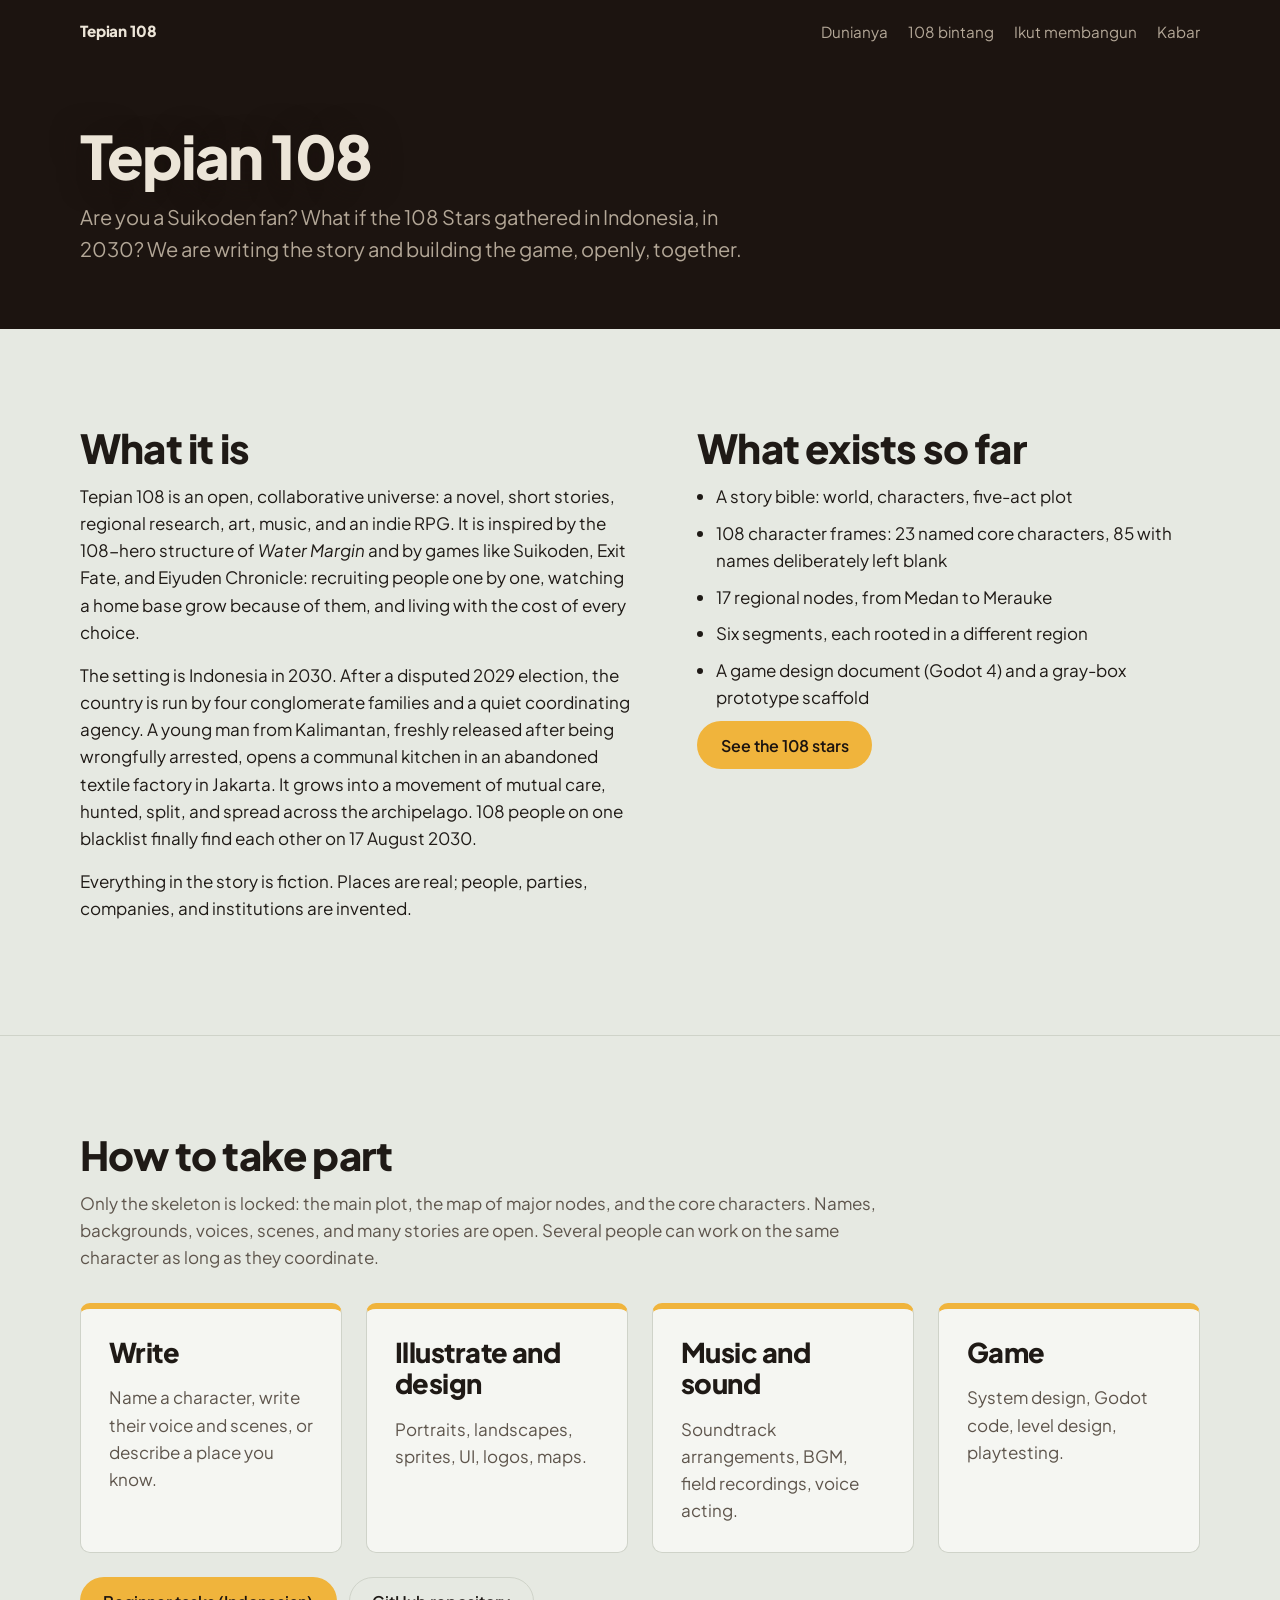
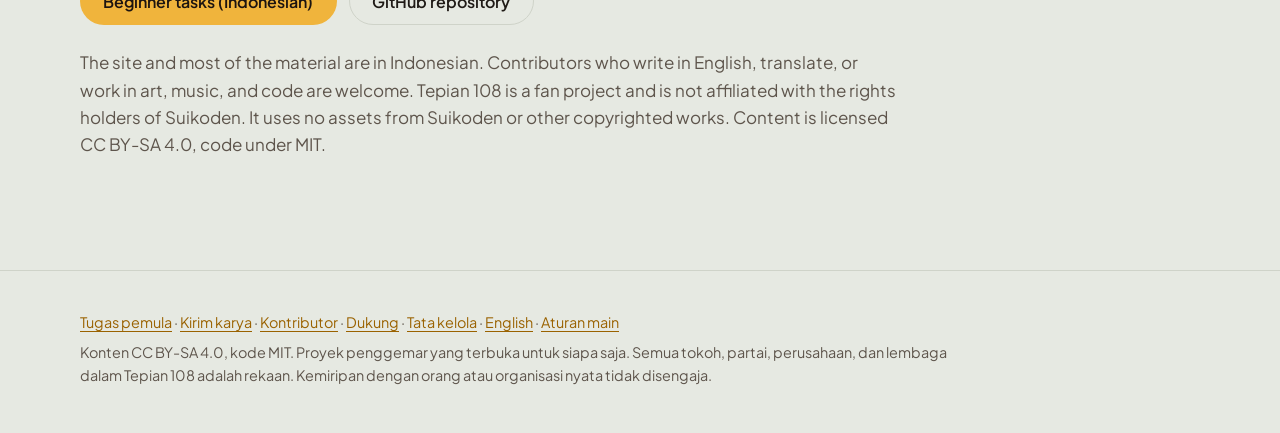
<file: docs/en.html>
<!doctype html>
<html lang="en">
<head>
<meta charset="utf-8">
<meta name="viewport" content="width=device-width, initial-scale=1, viewport-fit=cover">
<title>Tepian 108 · An open Indonesian story and game project</title>
<meta name="description" content="Tepian 108 is an open worldbuilding and game project inspired by Suikoden: 108 stars gathering in Indonesia, 2030.">
<meta property="og:site_name" content="Tepian 108">
<meta property="og:type" content="website">
<meta property="og:title" content="Tepian 108 · An open Indonesian story and game project">
<meta property="og:description" content="Tepian 108 is an open worldbuilding and game project inspired by Suikoden: 108 stars gathering in Indonesia, 2030.">
<meta property="og:image" content="http://phx.my.id/tepian-108/og.png">
<meta property="og:url" content="http://phx.my.id/tepian-108/en.html">
<meta name="twitter:card" content="summary_large_image">
<meta name="twitter:title" content="Tepian 108 · An open Indonesian story and game project">
<meta name="twitter:description" content="Tepian 108 is an open worldbuilding and game project inspired by Suikoden: 108 stars gathering in Indonesia, 2030.">
<meta name="twitter:image" content="http://phx.my.id/tepian-108/og.png">
<link rel="icon" href="data:image/svg+xml,<svg xmlns='http://www.w3.org/2000/svg' viewBox='0 0 32 32'>
<link rel="preconnect" href="https://fonts.googleapis.com">
<link rel="preconnect" href="https://fonts.gstatic.com" crossorigin>
<link href="https://fonts.googleapis.com/css2?family=Plus+Jakarta+Sans:ital,wght@0,400;0,600;0,800;1,400&display=swap" rel="stylesheet">
<link rel="stylesheet" href="style.css">
</head>
<body>
<header class="hero kecil">
  <div class="lebar">
    <nav aria-label="Navigasi utama">
      <a class="merek" href="index.html">Tepian 108</a>
      <ul>
        <li><a href="dunia.html">Dunianya</a></li>
        <li><a href="bintang.html">108 bintang</a></li>
        <li><a href="ikut.html">Ikut membangun</a></li>
        <li><a href="kabar.html">Kabar</a></li>
      </ul>
    </nav>
    <div class="judul-halaman">
      <h1>Tepian 108</h1>
      <p class="premis">Are you a Suikoden fan? What if the 108 Stars gathered in Indonesia, in 2030? We are writing the story and building the game, openly, together.</p>
    </div>
  </div>
</header>

<main>
<section>
  <div class="lebar dua-kolom">
    <div class="sempit">
      <h2>What it is</h2>
      <p>Tepian 108 is an open, collaborative universe: a novel, short stories, regional research, art, music, and an indie RPG. It is inspired by the 108-hero structure of <em>Water Margin</em> and by games like Suikoden, Exit Fate, and Eiyuden Chronicle: recruiting people one by one, watching a home base grow because of them, and living with the cost of every choice.</p>
      <p>The setting is Indonesia in 2030. After a disputed 2029 election, the country is run by four conglomerate families and a quiet coordinating agency. A young man from Kalimantan, freshly released after being wrongfully arrested, opens a communal kitchen in an abandoned textile factory in Jakarta. It grows into a movement of mutual care, hunted, split, and spread across the archipelago. 108 people on one blacklist finally find each other on 17 August 2030.</p>
      <p>Everything in the story is fiction. Places are real; people, parties, companies, and institutions are invented.</p>
    </div>
    <div>
      <h2>What exists so far</h2>
      <ul class="aturan">
        <li>A story bible: world, characters, five-act plot</li>
        <li>108 character frames: 23 named core characters, 85 with names deliberately left blank</li>
        <li>17 regional nodes, from Medan to Merauke</li>
        <li>Six segments, each rooted in a different region</li>
        <li>A game design document (Godot 4) and a gray-box prototype scaffold</li>
      </ul>
      <p><a class="tombol utama" href="bintang.html">See the 108 stars</a></p>
    </div>
  </div>
</section>

<section>
  <div class="lebar">
    <h2>How to take part</h2>
    <p class="redup sempit" style="margin:0">Only the skeleton is locked: the main plot, the map of major nodes, and the core characters. Names, backgrounds, voices, scenes, and many stories are open. Several people can work on the same character as long as they coordinate.</p>
    <div class="dua-jalur" style="grid-template-columns:repeat(auto-fit,minmax(240px,1fr))">
      <article class="kartu-jalur"><h3>Write</h3><p>Name a character, write their voice and scenes, or describe a place you know.</p></article>
      <article class="kartu-jalur"><h3>Illustrate and design</h3><p>Portraits, landscapes, sprites, UI, logos, maps.</p></article>
      <article class="kartu-jalur"><h3>Music and sound</h3><p>Soundtrack arrangements, BGM, field recordings, voice acting.</p></article>
      <article class="kartu-jalur"><h3>Game</h3><p>System design, Godot code, level design, playtesting.</p></article>
    </div>
    <div class="tombol-baris" style="margin-top:1.5rem">
      <a class="tombol utama" href="mulai.html">Beginner tasks (Indonesian)</a>
      <a class="tombol kedua" style="color:var(--teks);border-color:var(--garis)" id="en-gh" href="#" target="_blank" rel="noopener">GitHub repository</a>
    </div>
    <p class="redup sempit" style="margin-top:1.5rem">The site and most of the material are in Indonesian. Contributors who write in English, translate, or work in art, music, and code are welcome. Tepian 108 is a fan project and is not affiliated with the rights holders of Suikoden. It uses no assets from Suikoden or other copyrighted works. Content is licensed CC BY-SA 4.0, code under MIT.</p>
  </div>
</section>
</main>

<footer>
  <div class="lebar">
    <p><a href="mulai.html">Tugas pemula</a> · <a href="kirim.html">Kirim karya</a> · <a href="kontributor.html">Kontributor</a> · <a href="dukung.html">Dukung</a> · <a href="tata-kelola.html">Tata kelola</a> · <a href="en.html">English</a> · <a href="dunia.html#aturan">Aturan main</a></p>
    <p>Konten CC BY-SA 4.0, kode MIT. Proyek penggemar yang terbuka untuk siapa saja. Semua tokoh, partai, perusahaan, dan lembaga dalam Tepian 108 adalah rekaan. Kemiripan dengan orang atau organisasi nyata tidak disengaja.</p>
  </div>
</footer>

<script src="config.js"></script>
<script src="data.js"></script>
<script src="umum.js"></script>
<script>
(function () {
  const T = window.TEPIAN;
  document.getElementById("en-gh").href = T.repo;
})();
</script>
</body>
</html>
</file>
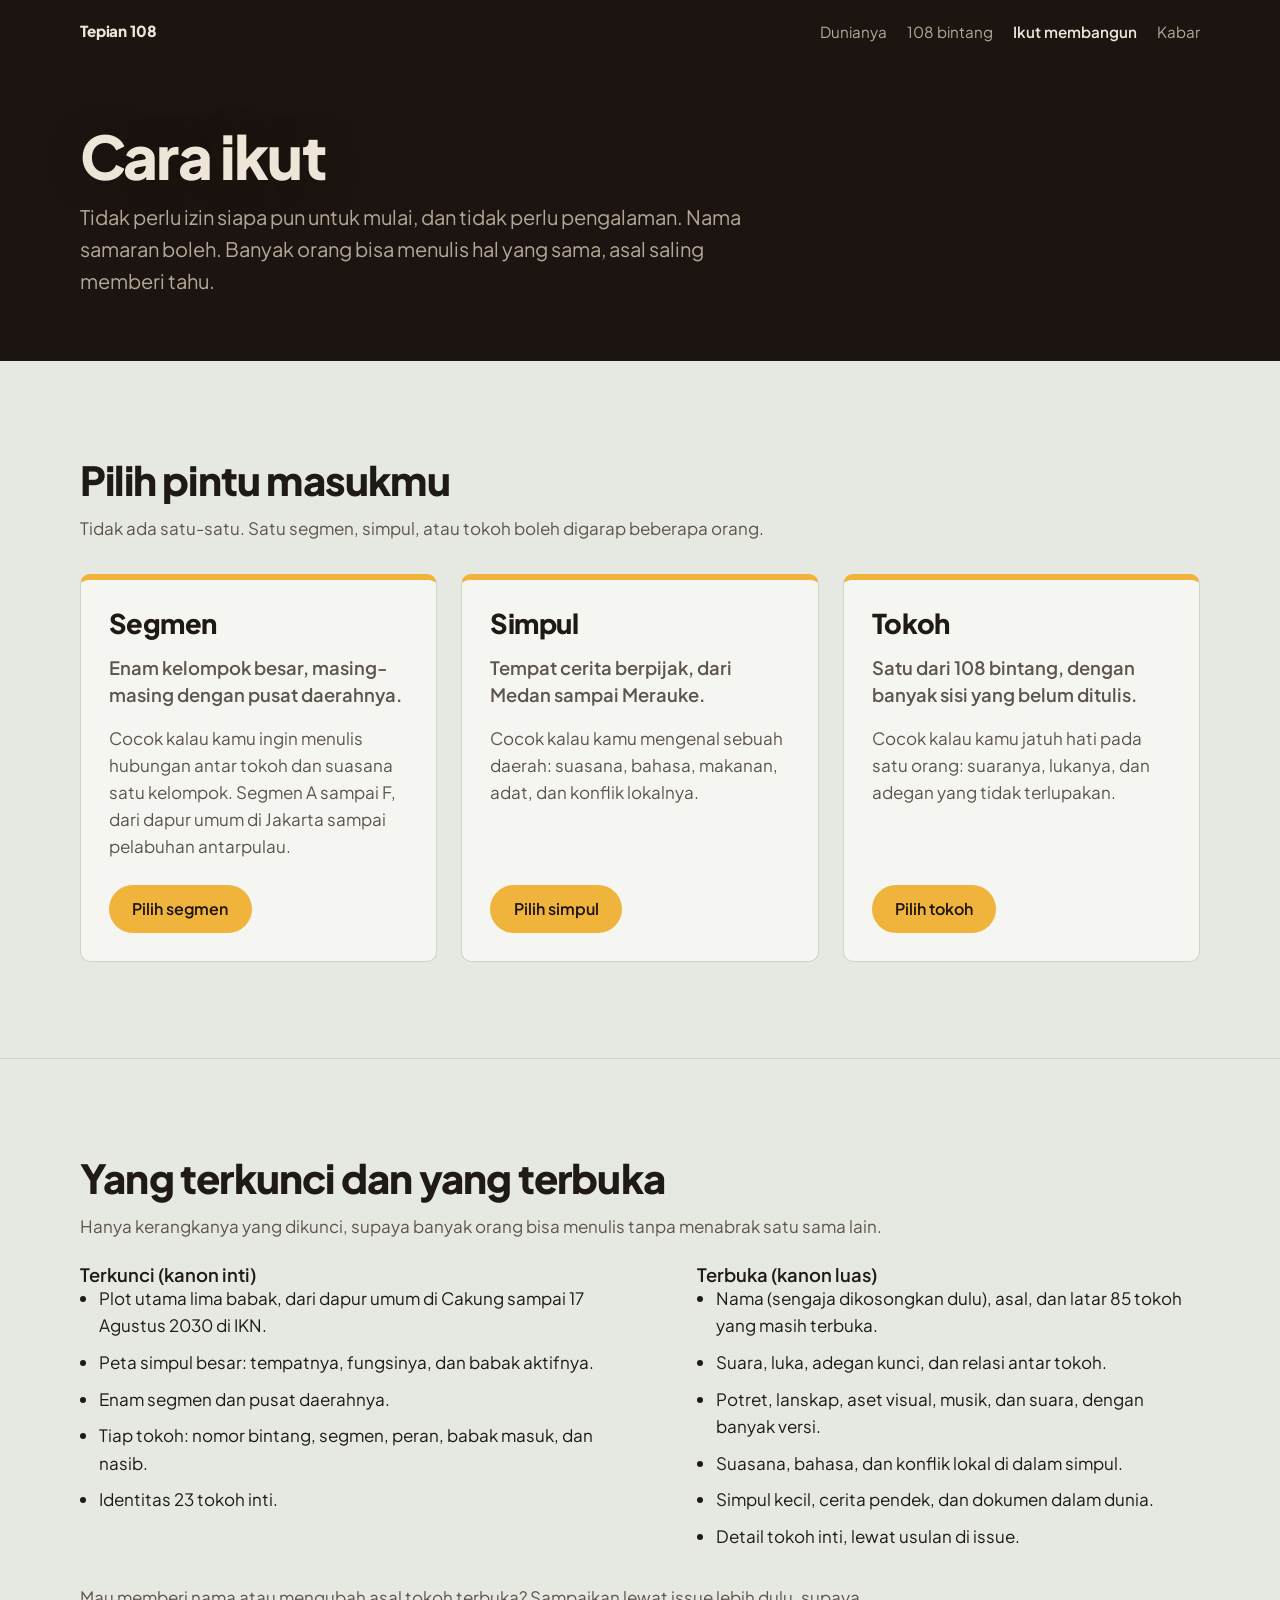
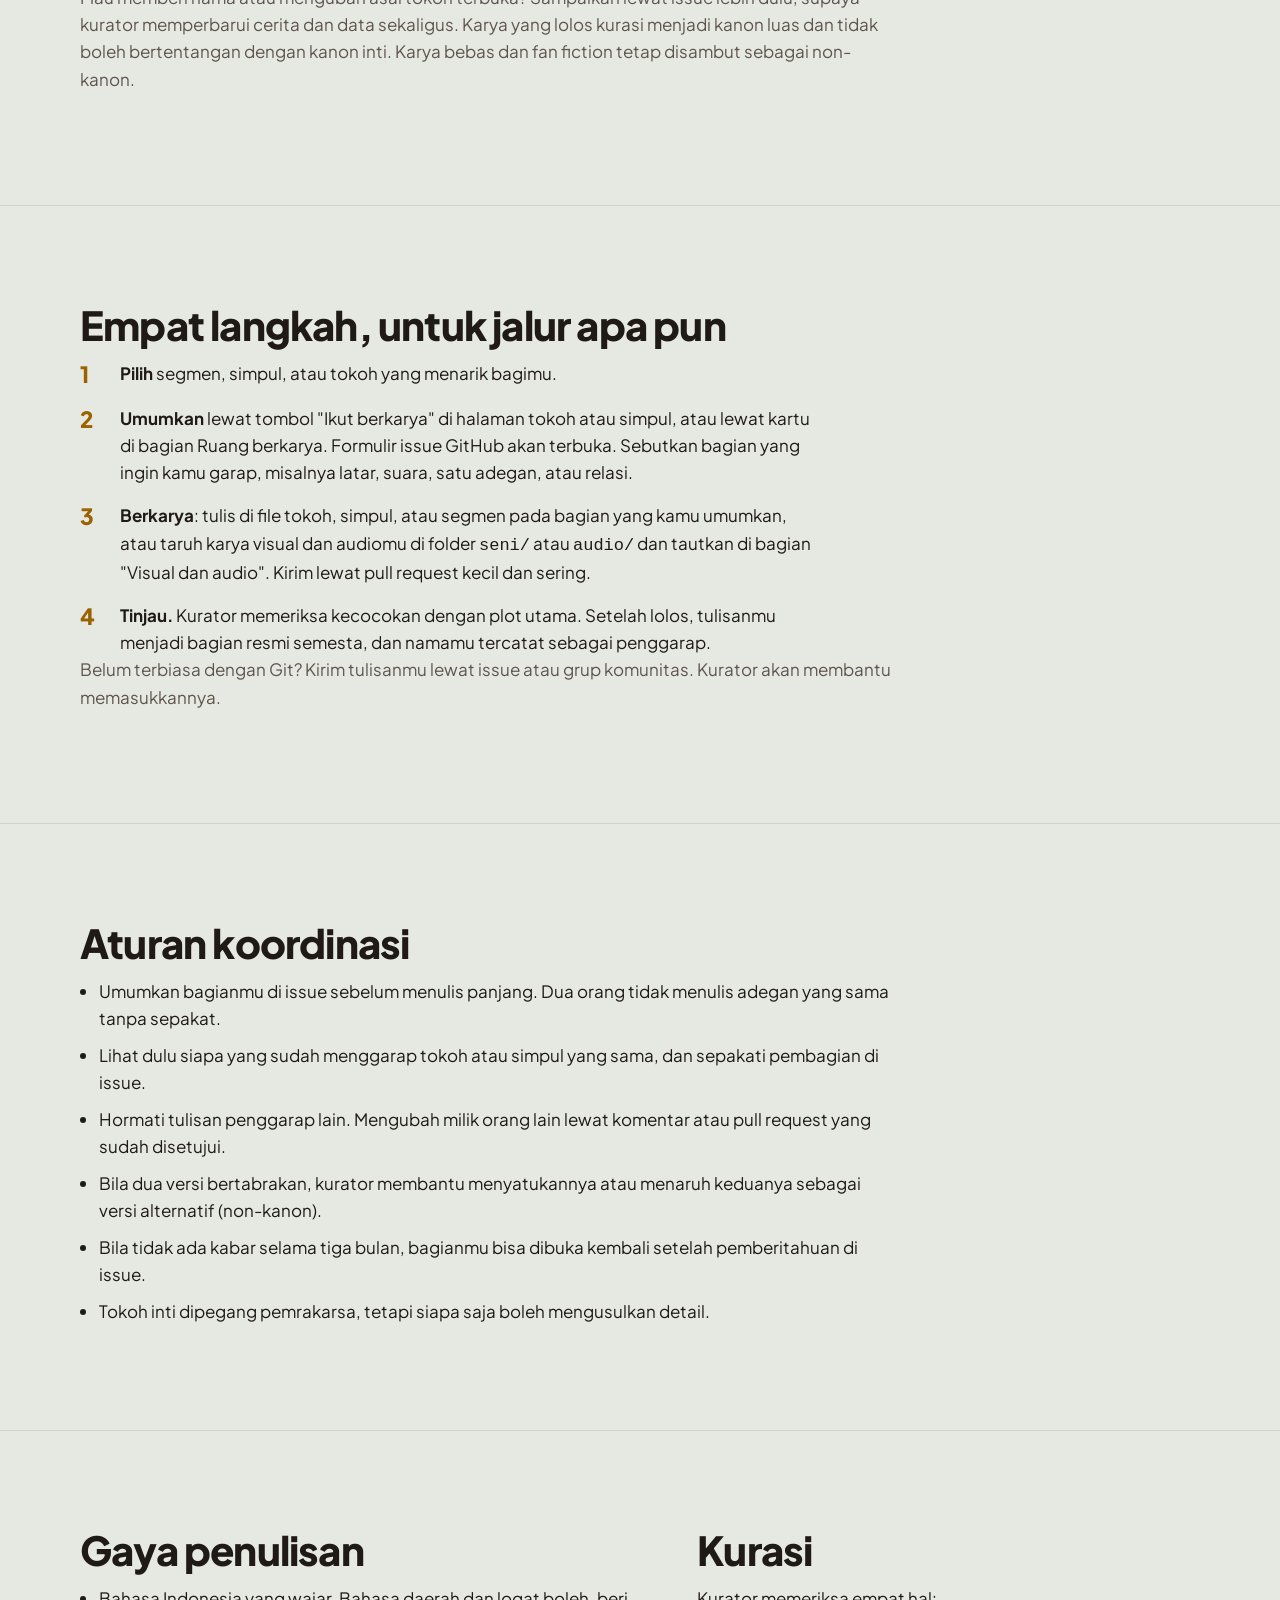
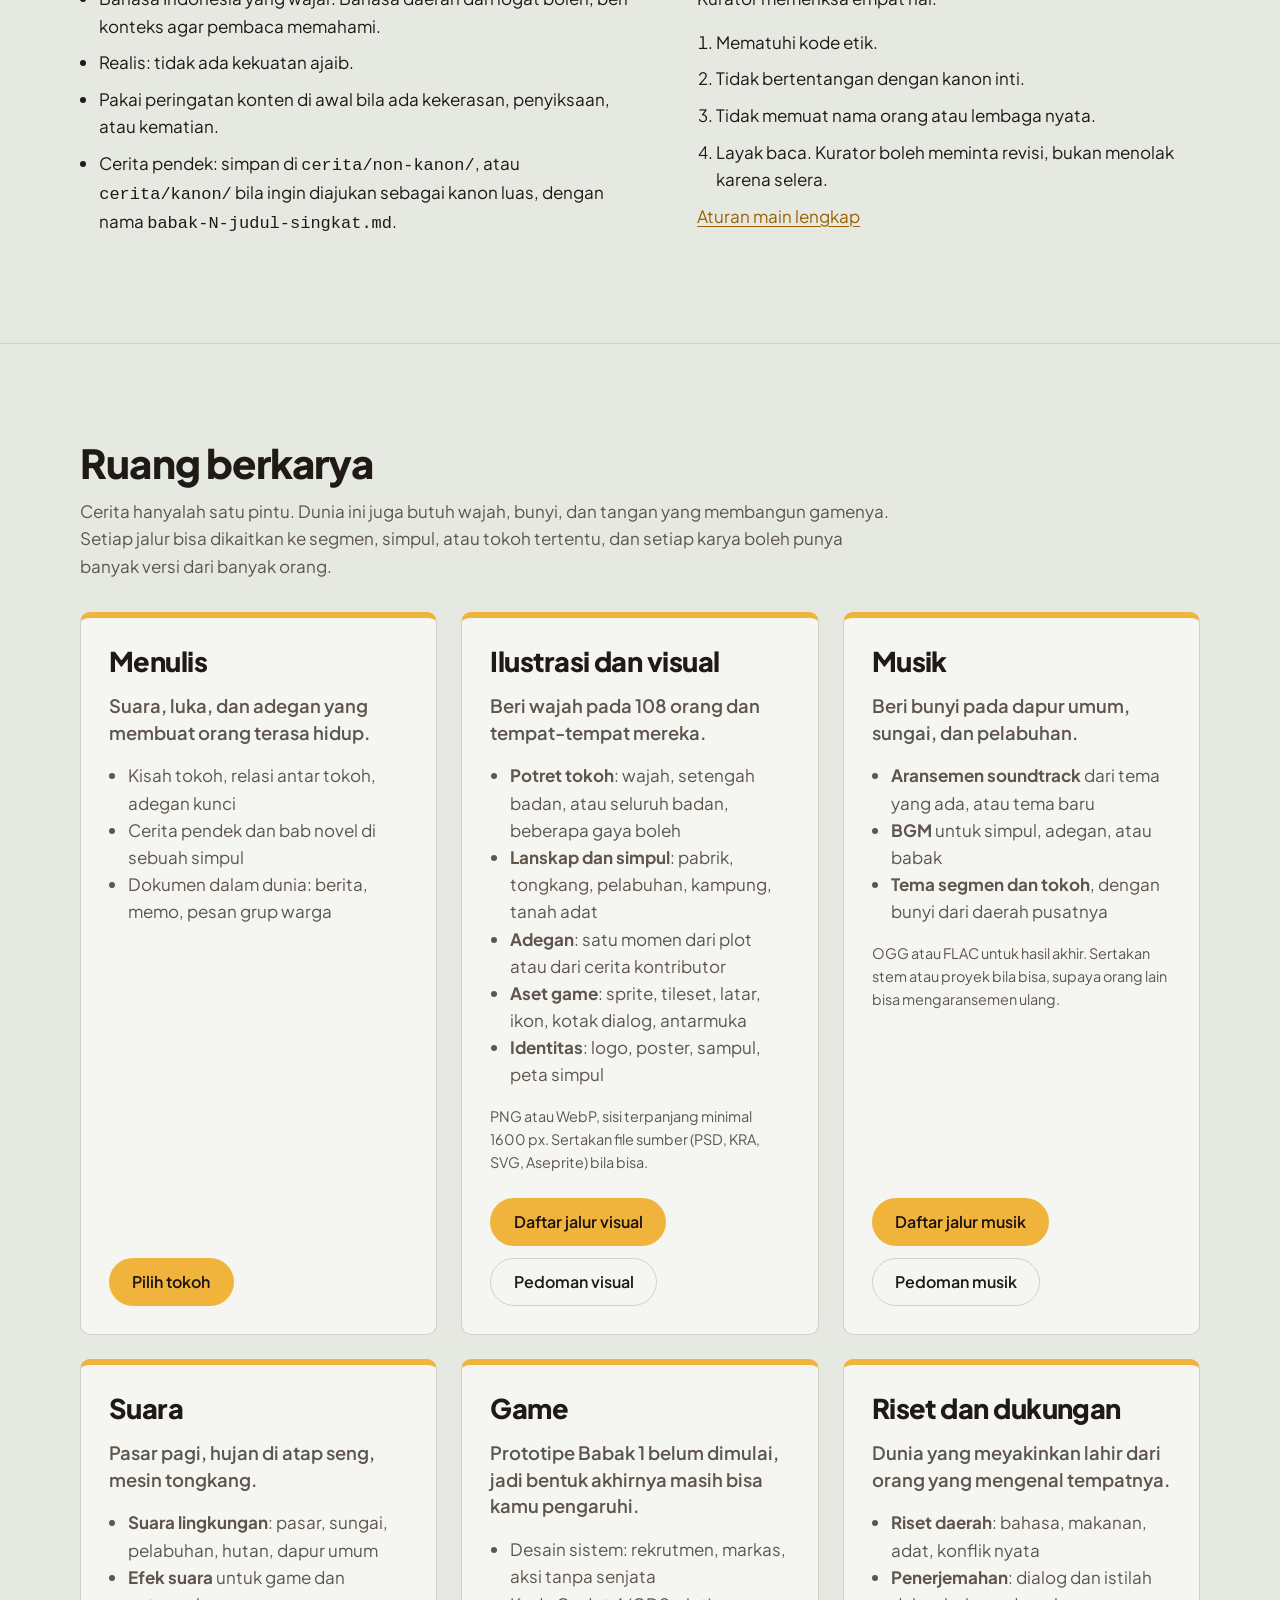
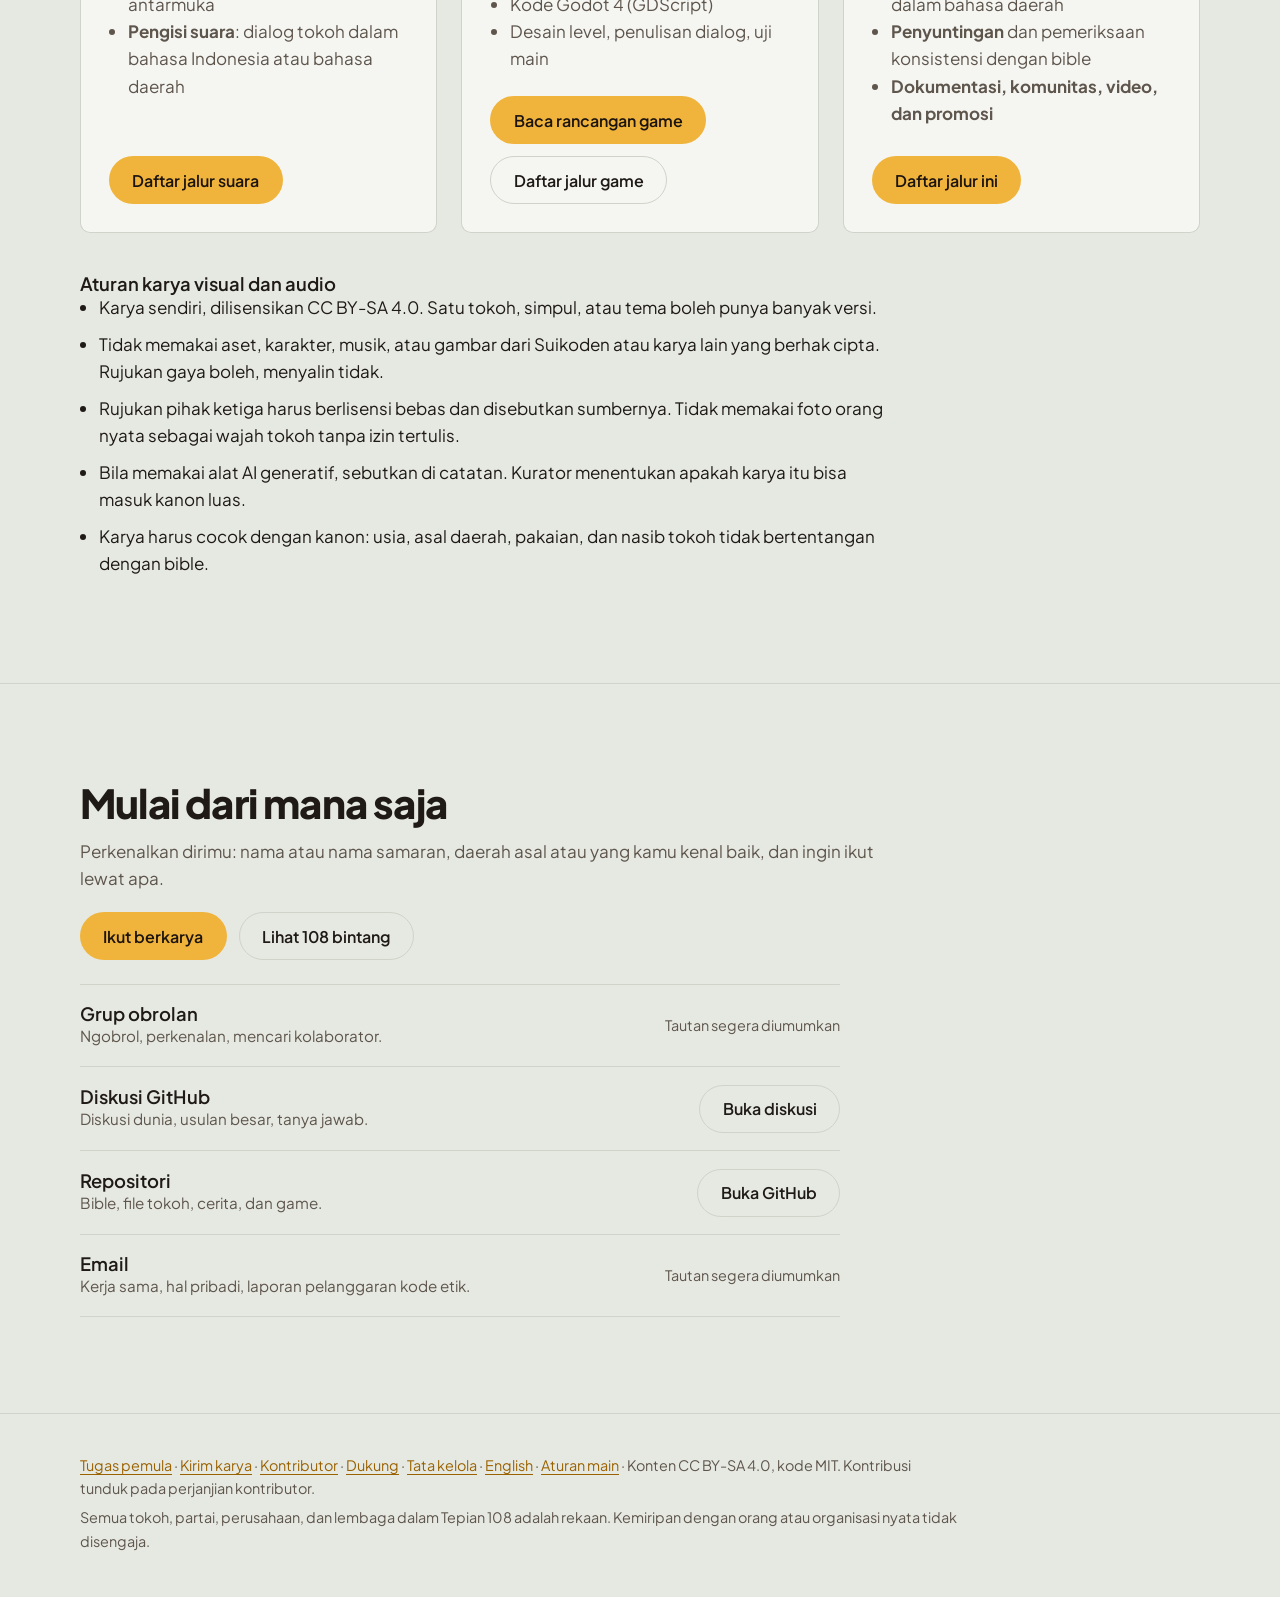
<file: docs/ikut.html>
<!doctype html>
<html lang="id">
<head>
<meta charset="utf-8">
<meta name="viewport" content="width=device-width, initial-scale=1, viewport-fit=cover">
<title>Cara ikut · Tepian 108</title>
<meta name="description" content="Cara ikut menulis Tepian 108: pilih segmen, simpul, atau tokoh. Apa yang terkunci, apa yang terbuka, dan cara berkoordinasi.">
<meta property="og:site_name" content="Tepian 108">
<meta property="og:type" content="website">
<meta property="og:title" content="Cara ikut · Tepian 108">
<meta property="og:description" content="Cara ikut menulis Tepian 108: pilih segmen, simpul, atau tokoh. Apa yang terkunci, apa yang terbuka, dan cara berkoordinasi.">
<meta property="og:image" content="http://phx.my.id/tepian-108/og.png">
<meta property="og:url" content="http://phx.my.id/tepian-108/ikut.html">
<meta name="twitter:card" content="summary_large_image">
<meta name="twitter:title" content="Cara ikut · Tepian 108">
<meta name="twitter:description" content="Cara ikut menulis Tepian 108: pilih segmen, simpul, atau tokoh. Apa yang terkunci, apa yang terbuka, dan cara berkoordinasi.">
<meta name="twitter:image" content="http://phx.my.id/tepian-108/og.png">
<link rel="icon" href="data:image/svg+xml,<svg xmlns='http://www.w3.org/2000/svg' viewBox='0 0 32 32'><rect width='32' height='32' rx='6' fill='%231C1410'/><circle cx='16' cy='13' r='4' fill='%23F0B43C'/><rect x='6' y='21' width='20' height='2' rx='1' fill='%23F0B43C' opacity='.5'/></svg>">
<link rel="preconnect" href="https://fonts.googleapis.com">
<link rel="preconnect" href="https://fonts.gstatic.com" crossorigin>
<link href="https://fonts.googleapis.com/css2?family=Plus+Jakarta+Sans:ital,wght@0,400;0,600;0,800;1,400&display=swap" rel="stylesheet">
<link rel="stylesheet" href="style.css">
</head>
<body>
<svg width="0" height="0" style="position: absolute" aria-hidden="true" focusable="false">
<defs>
<linearGradient id="langitMalam" x1="0" y1="0" x2="0" y2="1"><stop offset="0" stop-color="#0E0907"/><stop offset="0.65" stop-color="#241810"/><stop offset="1" stop-color="#4A2D18"/></linearGradient>
<linearGradient id="airMalam" x1="0" y1="0" x2="0" y2="1"><stop offset="0" stop-color="#2A1A10"/><stop offset="1" stop-color="#17110D"/></linearGradient>
<radialGradient id="cahaya" cx="0.5" cy="0.5" r="0.5"><stop offset="0" stop-color="#F0B43C" stop-opacity="0.85"/><stop offset="1" stop-color="#F0B43C" stop-opacity="0"/></radialGradient>
</defs>
</svg>

<header class="hero kecil">
  <div class="lebar">
    <nav aria-label="Navigasi utama">
      <a class="merek" href="index.html">Tepian 108</a>
      <ul>
        <li><a href="dunia.html">Dunianya</a></li>
        <li><a href="bintang.html">108 bintang</a></li>
        <li><a href="ikut.html" aria-current="page">Ikut membangun</a></li>
        <li><a href="kabar.html">Kabar</a></li>
      </ul>
    </nav>
    <div class="judul-halaman">
      <h1>Cara ikut</h1>
      <p class="premis">Tidak perlu izin siapa pun untuk mulai, dan tidak perlu pengalaman. Nama samaran boleh. Banyak orang bisa menulis hal yang sama, asal saling memberi tahu.</p>
    </div>
  </div>
</header>

<main>
<section id="pintu">
  <div class="lebar">
    <h2>Pilih pintu masukmu</h2>
    <p class="redup sempit" style="margin:0">Tidak ada satu-satu. Satu segmen, simpul, atau tokoh boleh digarap beberapa orang.</p>
    <div class="dua-jalur" style="grid-template-columns:repeat(auto-fit,minmax(260px,1fr))">
      <article class="kartu-jalur">
        <h3>Segmen</h3>
        <p class="seru">Enam kelompok besar, masing-masing dengan pusat daerahnya.</p>
        <p>Cocok kalau kamu ingin menulis hubungan antar tokoh dan suasana satu kelompok. Segmen A sampai F, dari dapur umum di Jakarta sampai pelabuhan antarpulau.</p>
        <div class="tombol-baris"><a class="tombol utama" href="dunia.html#segmen">Pilih segmen</a></div>
      </article>
      <article class="kartu-jalur">
        <h3>Simpul</h3>
        <p class="seru">Tempat cerita berpijak, dari Medan sampai Merauke.</p>
        <p>Cocok kalau kamu mengenal sebuah daerah: suasana, bahasa, makanan, adat, dan konflik lokalnya.</p>
        <div class="tombol-baris"><a class="tombol utama" href="dunia.html#simpul">Pilih simpul</a></div>
      </article>
      <article class="kartu-jalur">
        <h3>Tokoh</h3>
        <p class="seru">Satu dari 108 bintang, dengan banyak sisi yang belum ditulis.</p>
        <p>Cocok kalau kamu jatuh hati pada satu orang: suaranya, lukanya, dan adegan yang tidak terlupakan.</p>
        <div class="tombol-baris"><a class="tombol utama" href="bintang.html">Pilih tokoh</a></div>
      </article>
    </div>
  </div>
</section>

<section id="terkunci">
  <div class="lebar">
    <h2>Yang terkunci dan yang terbuka</h2>
    <p class="redup sempit" style="margin:0">Hanya kerangkanya yang dikunci, supaya banyak orang bisa menulis tanpa menabrak satu sama lain.</p>
    <div class="dua-kolom" style="margin-top:1.5rem">
      <div>
        <h3>Terkunci (kanon inti)</h3>
        <ul class="aturan">
          <li>Plot utama lima babak, dari dapur umum di Cakung sampai 17 Agustus 2030 di IKN.</li>
          <li>Peta simpul besar: tempatnya, fungsinya, dan babak aktifnya.</li>
          <li>Enam segmen dan pusat daerahnya.</li>
          <li>Tiap tokoh: nomor bintang, segmen, peran, babak masuk, dan nasib.</li>
          <li>Identitas 23 tokoh inti.</li>
        </ul>
      </div>
      <div>
        <h3>Terbuka (kanon luas)</h3>
        <ul class="aturan">
          <li>Nama (sengaja dikosongkan dulu), asal, dan latar 85 tokoh yang masih terbuka.</li>
          <li>Suara, luka, adegan kunci, dan relasi antar tokoh.</li>
          <li>Potret, lanskap, aset visual, musik, dan suara, dengan banyak versi.</li>
          <li>Suasana, bahasa, dan konflik lokal di dalam simpul.</li>
          <li>Simpul kecil, cerita pendek, dan dokumen dalam dunia.</li>
          <li>Detail tokoh inti, lewat usulan di issue.</li>
        </ul>
      </div>
    </div>
    <p class="redup" style="margin-top:1.5rem;max-width:68ch">Mau memberi nama atau mengubah asal tokoh terbuka? Sampaikan lewat issue lebih dulu, supaya kurator memperbarui cerita dan data sekaligus. Karya yang lolos kurasi menjadi kanon luas dan tidak boleh bertentangan dengan kanon inti. Karya bebas dan fan fiction tetap disambut sebagai non-kanon.</p>
  </div>
</section>

<section id="langkah">
  <div class="lebar">
    <h2>Empat langkah, untuk jalur apa pun</h2>
    <ol class="langkah">
      <li><span><strong>Pilih</strong> segmen, simpul, atau tokoh yang menarik bagimu.</span></li>
      <li><span><strong>Umumkan</strong> lewat tombol "Ikut berkarya" di halaman tokoh atau simpul, atau lewat kartu di bagian Ruang berkarya. Formulir issue GitHub akan terbuka. Sebutkan bagian yang ingin kamu garap, misalnya latar, suara, satu adegan, atau relasi.</span></li>
      <li><span><strong>Berkarya</strong>: tulis di file tokoh, simpul, atau segmen pada bagian yang kamu umumkan, atau taruh karya visual dan audiomu di folder <code>seni/</code> atau <code>audio/</code> dan tautkan di bagian "Visual dan audio". Kirim lewat pull request kecil dan sering.</span></li>
      <li><span><strong>Tinjau.</strong> Kurator memeriksa kecocokan dengan plot utama. Setelah lolos, tulisanmu menjadi bagian resmi semesta, dan namamu tercatat sebagai penggarap.</span></li>
    </ol>
    <p class="redup sempit">Belum terbiasa dengan Git? Kirim tulisanmu lewat issue atau grup komunitas. Kurator akan membantu memasukkannya.</p>
  </div>
</section>

<section id="koordinasi">
  <div class="lebar">
    <h2>Aturan koordinasi</h2>
    <ul class="aturan">
      <li>Umumkan bagianmu di issue sebelum menulis panjang. Dua orang tidak menulis adegan yang sama tanpa sepakat.</li>
      <li>Lihat dulu siapa yang sudah menggarap tokoh atau simpul yang sama, dan sepakati pembagian di issue.</li>
      <li>Hormati tulisan penggarap lain. Mengubah milik orang lain lewat komentar atau pull request yang sudah disetujui.</li>
      <li>Bila dua versi bertabrakan, kurator membantu menyatukannya atau menaruh keduanya sebagai versi alternatif (non-kanon).</li>
      <li>Bila tidak ada kabar selama tiga bulan, bagianmu bisa dibuka kembali setelah pemberitahuan di issue.</li>
      <li>Tokoh inti dipegang pemrakarsa, tetapi siapa saja boleh mengusulkan detail.</li>
    </ul>
  </div>
</section>

<section id="gaya">
  <div class="lebar dua-kolom">
    <div>
      <h2>Gaya penulisan</h2>
      <ul class="aturan">
        <li>Bahasa Indonesia yang wajar. Bahasa daerah dan logat boleh, beri konteks agar pembaca memahami.</li>
        <li>Realis: tidak ada kekuatan ajaib.</li>
        <li>Pakai peringatan konten di awal bila ada kekerasan, penyiksaan, atau kematian.</li>
        <li>Cerita pendek: simpan di <code>cerita/non-kanon/</code>, atau <code>cerita/kanon/</code> bila ingin diajukan sebagai kanon luas, dengan nama <code>babak-N-judul-singkat.md</code>.</li>
      </ul>
    </div>
    <div>
      <h2>Kurasi</h2>
      <p>Kurator memeriksa empat hal:</p>
      <ol class="aturan">
        <li>Mematuhi kode etik.</li>
        <li>Tidak bertentangan dengan kanon inti.</li>
        <li>Tidak memuat nama orang atau lembaga nyata.</li>
        <li>Layak baca. Kurator boleh meminta revisi, bukan menolak karena selera.</li>
      </ol>
      <p class="redup"><a href="dunia.html#aturan">Aturan main lengkap</a></p>
    </div>
  </div>
</section>

<section id="berkarya">
  <div class="lebar">
    <h2>Ruang berkarya</h2>
    <p class="redup sempit" style="margin:0">Cerita hanyalah satu pintu. Dunia ini juga butuh wajah, bunyi, dan tangan yang membangun gamenya. Setiap jalur bisa dikaitkan ke segmen, simpul, atau tokoh tertentu, dan setiap karya boleh punya banyak versi dari banyak orang.</p>
    <div class="dua-jalur" style="grid-template-columns:repeat(auto-fit,minmax(300px,1fr))">

      <article class="kartu-jalur" id="menulis">
        <h3>Menulis</h3>
        <p class="seru">Suara, luka, dan adegan yang membuat orang terasa hidup.</p>
        <ul>
          <li>Kisah tokoh, relasi antar tokoh, adegan kunci</li>
          <li>Cerita pendek dan bab novel di sebuah simpul</li>
          <li>Dokumen dalam dunia: berita, memo, pesan grup warga</li>
        </ul>
        <div class="tombol-baris"><a class="tombol utama" href="bintang.html">Pilih tokoh</a></div>
      </article>

      <article class="kartu-jalur" id="visual">
        <h3>Ilustrasi dan visual</h3>
        <p class="seru">Beri wajah pada 108 orang dan tempat-tempat mereka.</p>
        <ul>
          <li><strong>Potret tokoh</strong>: wajah, setengah badan, atau seluruh badan, beberapa gaya boleh</li>
          <li><strong>Lanskap dan simpul</strong>: pabrik, tongkang, pelabuhan, kampung, tanah adat</li>
          <li><strong>Adegan</strong>: satu momen dari plot atau dari cerita kontributor</li>
          <li><strong>Aset game</strong>: sprite, tileset, latar, ikon, kotak dialog, antarmuka</li>
          <li><strong>Identitas</strong>: logo, poster, sampul, peta simpul</li>
        </ul>
        <p class="redup" style="font-size:.9rem">PNG atau WebP, sisi terpanjang minimal 1600 px. Sertakan file sumber (PSD, KRA, SVG, Aseprite) bila bisa.</p>
        <div class="tombol-baris">
          <a class="tombol utama" data-jalur="Ilustrasi atau aset visual" href="#" target="_blank" rel="noopener">Daftar jalur visual</a>
          <a class="tombol kedua" style="color:var(--teks);border-color:var(--garis)" data-folder="tree/main/seni" href="#" target="_blank" rel="noopener">Pedoman visual</a>
        </div>
      </article>

      <article class="kartu-jalur" id="musik">
        <h3>Musik</h3>
        <p class="seru">Beri bunyi pada dapur umum, sungai, dan pelabuhan.</p>
        <ul>
          <li><strong>Aransemen soundtrack</strong> dari tema yang ada, atau tema baru</li>
          <li><strong>BGM</strong> untuk simpul, adegan, atau babak</li>
          <li><strong>Tema segmen dan tokoh</strong>, dengan bunyi dari daerah pusatnya</li>
        </ul>
        <p class="redup" style="font-size:.9rem">OGG atau FLAC untuk hasil akhir. Sertakan stem atau proyek bila bisa, supaya orang lain bisa mengaransemen ulang.</p>
        <div class="tombol-baris">
          <a class="tombol utama" data-jalur="Musik" href="#" target="_blank" rel="noopener">Daftar jalur musik</a>
          <a class="tombol kedua" style="color:var(--teks);border-color:var(--garis)" data-folder="tree/main/audio" href="#" target="_blank" rel="noopener">Pedoman musik</a>
        </div>
      </article>

      <article class="kartu-jalur" id="suara">
        <h3>Suara</h3>
        <p class="seru">Pasar pagi, hujan di atap seng, mesin tongkang.</p>
        <ul>
          <li><strong>Suara lingkungan</strong>: pasar, sungai, pelabuhan, hutan, dapur umum</li>
          <li><strong>Efek suara</strong> untuk game dan antarmuka</li>
          <li><strong>Pengisi suara</strong>: dialog tokoh dalam bahasa Indonesia atau bahasa daerah</li>
        </ul>
        <div class="tombol-baris">
          <a class="tombol utama" data-jalur="Suara" href="#" target="_blank" rel="noopener">Daftar jalur suara</a>
        </div>
      </article>

      <article class="kartu-jalur" id="game">
        <h3>Game</h3>
        <p class="seru">Prototipe Babak 1 belum dimulai, jadi bentuk akhirnya masih bisa kamu pengaruhi.</p>
        <ul>
          <li>Desain sistem: rekrutmen, markas, aksi tanpa senjata</li>
          <li>Kode Godot 4 (GDScript)</li>
          <li>Desain level, penulisan dialog, uji main</li>
        </ul>
        <div class="tombol-baris">
          <a class="tombol utama" data-folder="tree/main/game" href="#" target="_blank" rel="noopener">Baca rancangan game</a>
          <a class="tombol kedua" style="color:var(--teks);border-color:var(--garis)" data-jalur="Desain game atau kode" href="#" target="_blank" rel="noopener">Daftar jalur game</a>
        </div>
      </article>

      <article class="kartu-jalur" id="dukungan">
        <h3>Riset dan dukungan</h3>
        <p class="seru">Dunia yang meyakinkan lahir dari orang yang mengenal tempatnya.</p>
        <ul>
          <li><strong>Riset daerah</strong>: bahasa, makanan, adat, konflik nyata</li>
          <li><strong>Penerjemahan</strong>: dialog dan istilah dalam bahasa daerah</li>
          <li><strong>Penyuntingan</strong> dan pemeriksaan konsistensi dengan bible</li>
          <li><strong>Dokumentasi, komunitas, video, dan promosi</strong></li>
        </ul>
        <div class="tombol-baris">
          <a class="tombol utama" data-jalur="Riset atau dukungan" href="#" target="_blank" rel="noopener">Daftar jalur ini</a>
        </div>
      </article>

    </div>
    <h3 style="margin-top:2.5rem">Aturan karya visual dan audio</h3>
    <ul class="aturan">
      <li>Karya sendiri, dilisensikan CC BY-SA 4.0. Satu tokoh, simpul, atau tema boleh punya banyak versi.</li>
      <li>Tidak memakai aset, karakter, musik, atau gambar dari Suikoden atau karya lain yang berhak cipta. Rujukan gaya boleh, menyalin tidak.</li>
      <li>Rujukan pihak ketiga harus berlisensi bebas dan disebutkan sumbernya. Tidak memakai foto orang nyata sebagai wajah tokoh tanpa izin tertulis.</li>
      <li>Bila memakai alat AI generatif, sebutkan di catatan. Kurator menentukan apakah karya itu bisa masuk kanon luas.</li>
      <li>Karya harus cocok dengan kanon: usia, asal daerah, pakaian, dan nasib tokoh tidak bertentangan dengan bible.</li>
    </ul>
  </div>
</section>

<section id="komunitas">
  <div class="lebar">
    <h2>Mulai dari mana saja</h2>
    <p class="redup sempit">Perkenalkan dirimu: nama atau nama samaran, daerah asal atau yang kamu kenal baik, dan ingin ikut lewat apa.</p>
    <div class="tombol-baris" style="margin:1.25rem 0 0">
      <a class="tombol utama" id="mulai" href="#" target="_blank" rel="noopener">Ikut berkarya</a>
      <a class="tombol kedua" style="color:var(--teks);border-color:var(--garis)" href="bintang.html">Lihat 108 bintang</a>
    </div>
    <div class="kanal" id="kanal"></div>
  </div>
</section>
</main>

<footer>
  <div class="lebar">
    <p><a href="mulai.html">Tugas pemula</a> · <a href="kirim.html">Kirim karya</a> · <a href="kontributor.html">Kontributor</a> · <a href="dukung.html">Dukung</a> · <a href="tata-kelola.html">Tata kelola</a> · <a href="en.html">English</a> · <a href="dunia.html#aturan">Aturan main</a> · Konten CC BY-SA 4.0, kode MIT. Kontribusi tunduk pada perjanjian kontributor.</p>
    <p>Semua tokoh, partai, perusahaan, dan lembaga dalam Tepian 108 adalah rekaan. Kemiripan dengan orang atau organisasi nyata tidak disengaja.</p>
  </div>
</footer>

<script src="config.js"></script>
<script src="data.js"></script>
<script src="umum.js"></script>
<script>
(function () {
  const T = window.TEPIAN;
  document.getElementById("mulai").href = T.ikutUrl("Ikut berkarya: ");
  document.querySelectorAll("a[data-jalur]").forEach((a) => { a.href = T.ikutUrl("Ikut berkarya (" + a.dataset.jalur + "): "); });
  document.querySelectorAll("a[data-folder]").forEach((a) => { a.href = T.gh(a.dataset.folder.replace("main", T.cabang)); });
  T.kanal(document.getElementById("kanal"));
})();
</script>
</body>
</html>
</file>
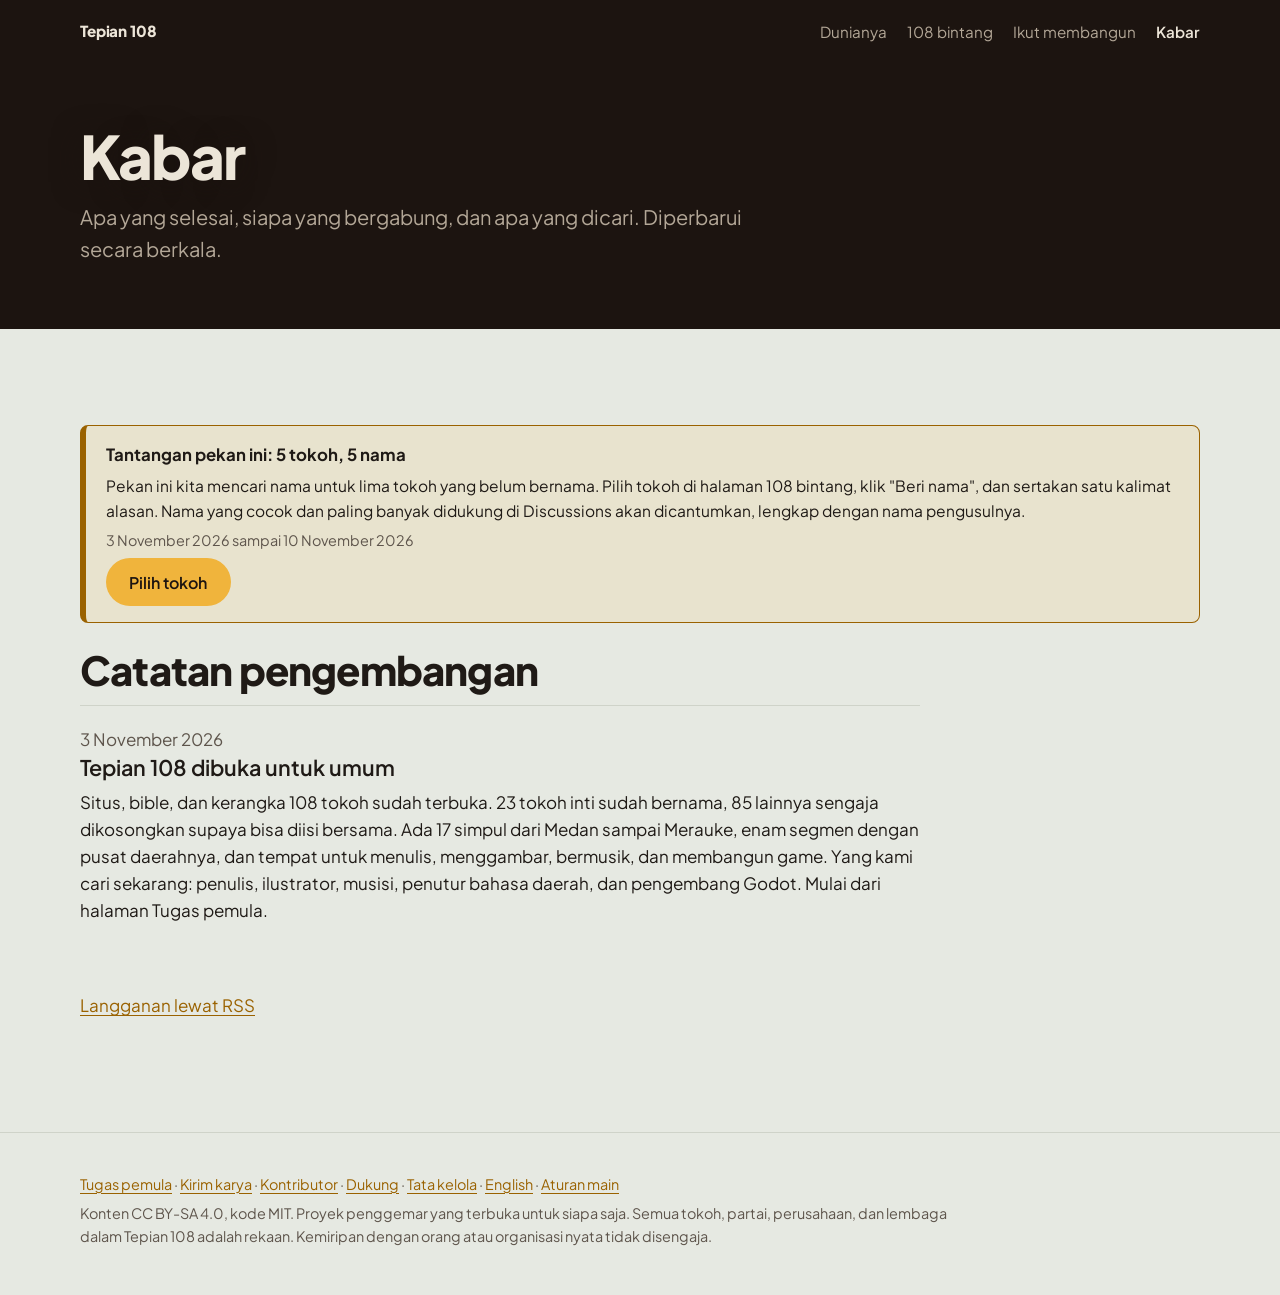
<file: docs/kabar.html>
<!doctype html>
<html lang="id">
<head>
<meta charset="utf-8">
<meta name="viewport" content="width=device-width, initial-scale=1, viewport-fit=cover">
<title>Kabar · Tepian 108</title>
<meta name="description" content="Kabar pengembangan dan tantangan pekan ini di Tepian 108.">
<meta property="og:site_name" content="Tepian 108">
<meta property="og:type" content="website">
<meta property="og:title" content="Kabar · Tepian 108">
<meta property="og:description" content="Kabar pengembangan dan tantangan pekan ini di Tepian 108.">
<meta property="og:image" content="http://phx.my.id/tepian-108/og.png">
<meta property="og:url" content="http://phx.my.id/tepian-108/kabar.html">
<meta name="twitter:card" content="summary_large_image">
<meta name="twitter:title" content="Kabar · Tepian 108">
<meta name="twitter:description" content="Kabar pengembangan dan tantangan pekan ini di Tepian 108.">
<meta name="twitter:image" content="http://phx.my.id/tepian-108/og.png">
<link rel="icon" href="data:image/svg+xml,<svg xmlns='http://www.w3.org/2000/svg' viewBox='0 0 32 32'>
<link rel="preconnect" href="https://fonts.googleapis.com">
<link rel="preconnect" href="https://fonts.gstatic.com" crossorigin>
<link href="https://fonts.googleapis.com/css2?family=Plus+Jakarta+Sans:ital,wght@0,400;0,600;0,800;1,400&display=swap" rel="stylesheet">
<link rel="stylesheet" href="style.css">
</head>
<body>
<header class="hero kecil">
  <div class="lebar">
    <nav aria-label="Navigasi utama">
      <a class="merek" href="index.html">Tepian 108</a>
      <ul>
        <li><a href="dunia.html">Dunianya</a></li>
        <li><a href="bintang.html">108 bintang</a></li>
        <li><a href="ikut.html">Ikut membangun</a></li>
        <li><a href="kabar.html" aria-current="page">Kabar</a></li>
      </ul>
    </nav>
    <div class="judul-halaman">
      <h1>Kabar</h1>
      <p class="premis">Apa yang selesai, siapa yang bergabung, dan apa yang dicari. Diperbarui secara berkala.</p>
    </div>
  </div>
</header>

<main>
<section>
  <div class="lebar">
    <div class="panduan-nama" id="tantangan"></div>
    <h2>Catatan pengembangan</h2>
    <div id="entri"></div>
    <p class="redup" style="margin-top:2rem"><a href="feed.xml">Langganan lewat RSS</a></p>
  </div>
</section>
</main>

<footer>
  <div class="lebar">
    <p><a href="mulai.html">Tugas pemula</a> · <a href="kirim.html">Kirim karya</a> · <a href="kontributor.html">Kontributor</a> · <a href="dukung.html">Dukung</a> · <a href="tata-kelola.html">Tata kelola</a> · <a href="en.html">English</a> · <a href="dunia.html#aturan">Aturan main</a></p>
    <p>Konten CC BY-SA 4.0, kode MIT. Proyek penggemar yang terbuka untuk siapa saja. Semua tokoh, partai, perusahaan, dan lembaga dalam Tepian 108 adalah rekaan. Kemiripan dengan orang atau organisasi nyata tidak disengaja.</p>
  </div>
</footer>

<script src="config.js"></script>
<script src="data.js"></script>
<script src="umum.js"></script>
<script>
(function () {
  const T = window.TEPIAN;
  const k = window.TEPIAN_KABAR || { entri: [] };
  const fmt = (t) => new Date(t + "T00:00:00").toLocaleDateString("id-ID", { day: "numeric", month: "long", year: "numeric" });
  const tg = k.tantangan;
  const box = document.getElementById("tantangan");
  if (tg) box.innerHTML = `<strong>Tantangan pekan ini: ${T.esc(tg.judul)}</strong><p>${T.esc(tg.isi)}</p><p class="redup" style="font-size:.9rem">${fmt(tg.mulai)} sampai ${fmt(tg.selesai)}</p><div class="tombol-baris"><a class="tombol utama" href="bintang.html">Pilih tokoh</a></div>`; else box.remove();
  document.getElementById("entri").innerHTML = k.entri.map((e) => `<article class="kabar-entri" id="${T.esc(e.tanggal)}"><p class="redup" style="margin:0">${fmt(e.tanggal)}</p><h3>${T.esc(e.judul)}</h3><p>${T.esc(e.isi)}</p></article>`).join("");
})();
</script>
</body>
</html>
</file>
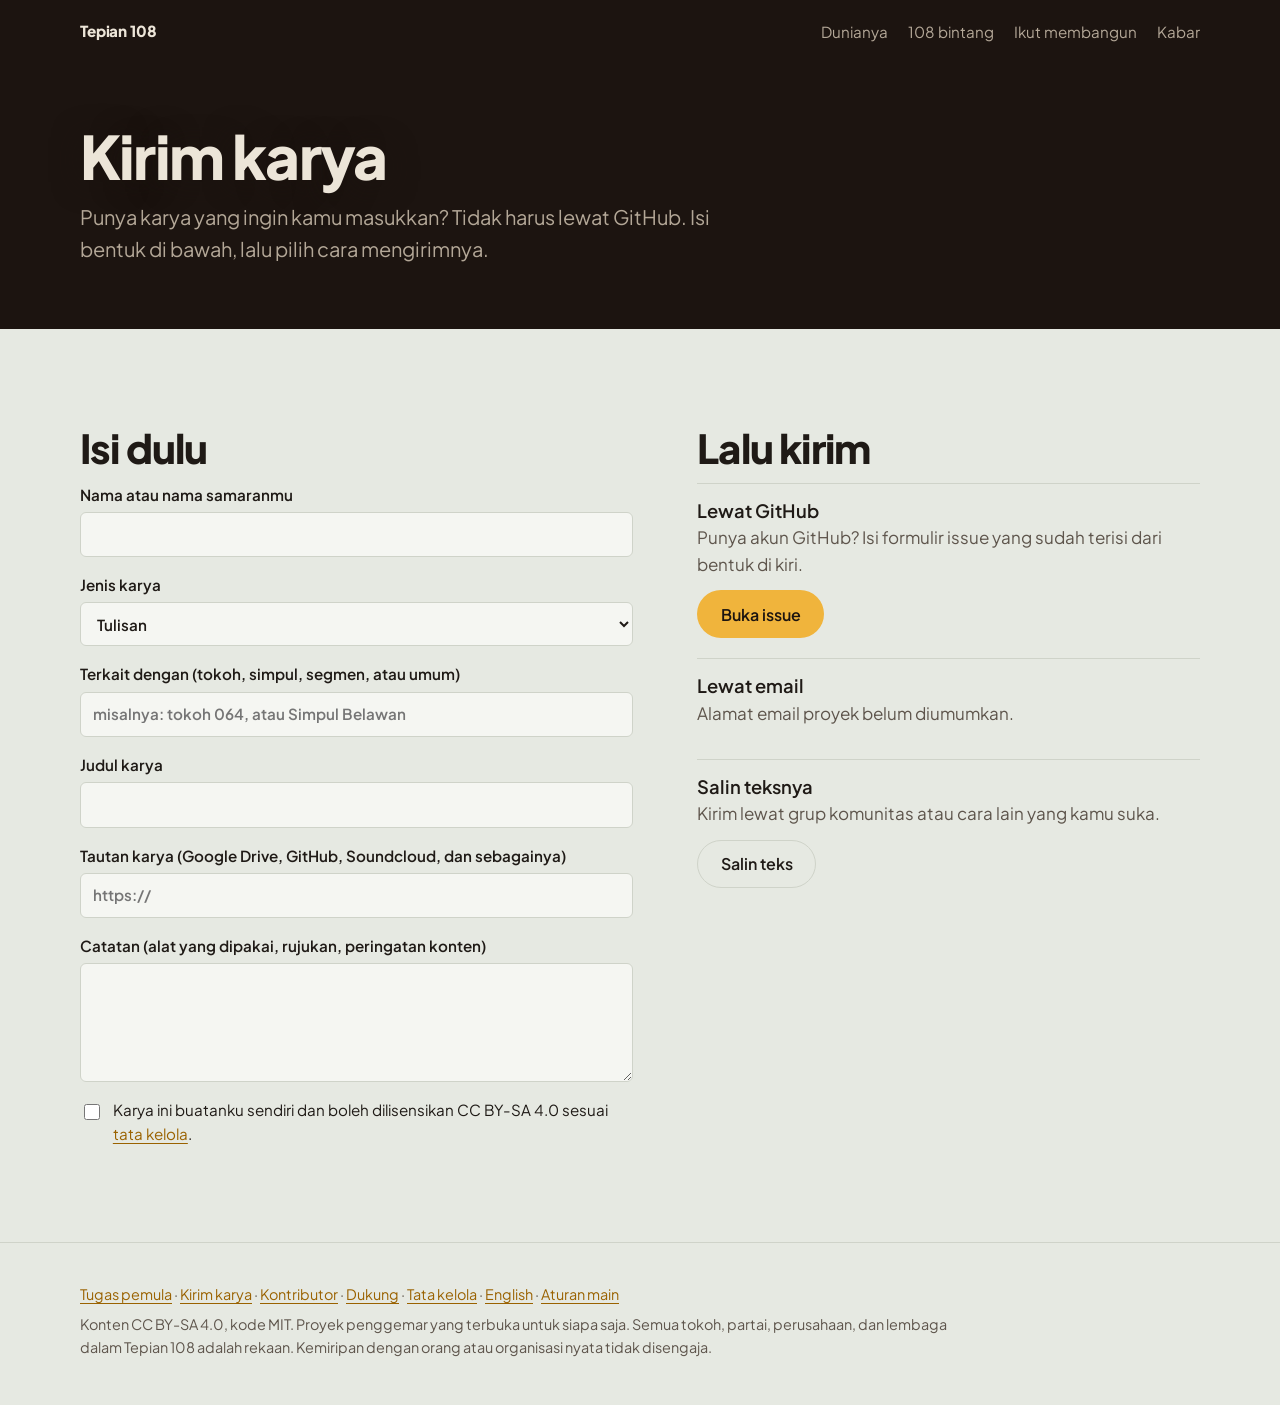
<file: docs/kirim.html>
<!doctype html>
<html lang="id">
<head>
<meta charset="utf-8">
<meta name="viewport" content="width=device-width, initial-scale=1, viewport-fit=cover">
<title>Kirim karya · Tepian 108</title>
<meta name="description" content="Kirim tulisan, gambar, atau musikmu ke Tepian 108, dengan atau tanpa akun GitHub.">
<meta property="og:site_name" content="Tepian 108">
<meta property="og:type" content="website">
<meta property="og:title" content="Kirim karya · Tepian 108">
<meta property="og:description" content="Kirim tulisan, gambar, atau musikmu ke Tepian 108, dengan atau tanpa akun GitHub.">
<meta property="og:image" content="http://phx.my.id/tepian-108/og.png">
<meta property="og:url" content="http://phx.my.id/tepian-108/kirim.html">
<meta name="twitter:card" content="summary_large_image">
<meta name="twitter:title" content="Kirim karya · Tepian 108">
<meta name="twitter:description" content="Kirim tulisan, gambar, atau musikmu ke Tepian 108, dengan atau tanpa akun GitHub.">
<meta name="twitter:image" content="http://phx.my.id/tepian-108/og.png">
<link rel="icon" href="data:image/svg+xml,<svg xmlns='http://www.w3.org/2000/svg' viewBox='0 0 32 32'>
<link rel="preconnect" href="https://fonts.googleapis.com">
<link rel="preconnect" href="https://fonts.gstatic.com" crossorigin>
<link href="https://fonts.googleapis.com/css2?family=Plus+Jakarta+Sans:ital,wght@0,400;0,600;0,800;1,400&display=swap" rel="stylesheet">
<link rel="stylesheet" href="style.css">
</head>
<body>
<header class="hero kecil">
  <div class="lebar">
    <nav aria-label="Navigasi utama">
      <a class="merek" href="index.html">Tepian 108</a>
      <ul>
        <li><a href="dunia.html">Dunianya</a></li>
        <li><a href="bintang.html">108 bintang</a></li>
        <li><a href="ikut.html">Ikut membangun</a></li>
        <li><a href="kabar.html">Kabar</a></li>
      </ul>
    </nav>
    <div class="judul-halaman">
      <h1>Kirim karya</h1>
      <p class="premis">Punya karya yang ingin kamu masukkan? Tidak harus lewat GitHub. Isi bentuk di bawah, lalu pilih cara mengirimnya.</p>
    </div>
  </div>
</header>

<main>
<section>
  <div class="lebar dua-kolom">
    <div>
      <h2>Isi dulu</h2>
      <form id="form" class="form-kirim">
        <label>Nama atau nama samaranmu<input type="text" name="nama" autocomplete="nickname"></label>
        <label>Jenis karya
          <select name="jenis"><option>Tulisan</option><option>Ilustrasi</option><option>Musik</option><option>Suara</option><option>Kode atau desain game</option><option>Riset atau terjemahan</option><option>Lainnya</option></select>
        </label>
        <label>Terkait dengan (tokoh, simpul, segmen, atau umum)<input type="text" name="terkait" placeholder="misalnya: tokoh 064, atau Simpul Belawan"></label>
        <label>Judul karya<input type="text" name="judul"></label>
        <label>Tautan karya (Google Drive, GitHub, Soundcloud, dan sebagainya)<input type="url" name="url" placeholder="https://"></label>
        <label>Catatan (alat yang dipakai, rujukan, peringatan konten)<textarea name="catatan" rows="4"></textarea></label>
        <label class="ceklis"><input type="checkbox" name="setuju"><span>Karya ini buatanku sendiri dan boleh dilisensikan CC BY-SA 4.0 sesuai <a href="tata-kelola.html">tata kelola</a>.</span></label>
      </form>
    </div>
    <div>
      <h2>Lalu kirim</h2>
      <div class="kirim-opsi">
        <div><h3>Lewat GitHub</h3><p>Punya akun GitHub? Isi formulir issue yang sudah terisi dari bentuk di kiri.</p><a class="tombol utama" id="k-issue" href="#" target="_blank" rel="noopener">Buka issue</a></div>
        <div id="k-formulir-wadah" hidden><h3>Lewat formulir</h3><p>Tanpa akun GitHub.</p><a class="tombol utama" id="k-formulir" href="#" target="_blank" rel="noopener">Buka formulir</a></div>
        <div id="k-email-wadah"><h3>Lewat email</h3><p id="k-email-ket">Alamat email proyek belum diumumkan.</p><a class="tombol utama" id="k-email" href="#" hidden>Kirim email</a></div>
        <div><h3>Salin teksnya</h3><p>Kirim lewat grup komunitas atau cara lain yang kamu suka.</p><button type="button" class="tombol kedua" id="k-salin" style="color:var(--teks);border-color:var(--garis)">Salin teks</button> <span id="k-status" aria-live="polite" class="redup"></span></div>
      </div>
    </div>
  </div>
</section>
</main>

<footer>
  <div class="lebar">
    <p><a href="mulai.html">Tugas pemula</a> · <a href="kirim.html">Kirim karya</a> · <a href="kontributor.html">Kontributor</a> · <a href="dukung.html">Dukung</a> · <a href="tata-kelola.html">Tata kelola</a> · <a href="en.html">English</a> · <a href="dunia.html#aturan">Aturan main</a></p>
    <p>Konten CC BY-SA 4.0, kode MIT. Proyek penggemar yang terbuka untuk siapa saja. Semua tokoh, partai, perusahaan, dan lembaga dalam Tepian 108 adalah rekaan. Kemiripan dengan orang atau organisasi nyata tidak disengaja.</p>
  </div>
</footer>

<script src="config.js"></script>
<script src="data.js"></script>
<script src="umum.js"></script>
<script>
(function () {
  const T = window.TEPIAN;
  const f = document.getElementById("form");
  const teks = () => {
    const d = new FormData(f);
    return [`Jenis: ${d.get("jenis")}`, `Terkait: ${d.get("terkait") || "-"}`, `Judul: ${d.get("judul") || "-"}`, `Tautan: ${d.get("url") || "-"}`, `Nama: ${d.get("nama") || "(tanpa nama)"}`, `Catatan: ${d.get("catatan") || "-"}`, `Buatan sendiri dan boleh dilisensikan CC BY-SA 4.0: ${d.get("setuju") ? "ya" : "belum dicentang"}`].join("\n");
  };
  const judul = () => `Kirim karya (${new FormData(f).get("jenis")}): ${new FormData(f).get("judul") || ""}`;
  function perbarui() {
    document.getElementById("k-issue").href = `${T.repo}/issues/new?template=ikut-berkarya.md&title=${encodeURIComponent(judul())}&body=${encodeURIComponent(teks())}`;
    if (T.K.formulir) { document.getElementById("k-formulir-wadah").hidden = false; document.getElementById("k-formulir").href = T.K.formulir; }
    if (T.K.email) {
      document.getElementById("k-email-ket").textContent = "Kirim ke " + T.K.email + ".";
      const a = document.getElementById("k-email"); a.hidden = false;
      a.href = `mailto:${T.K.email}?subject=${encodeURIComponent(judul())}&body=${encodeURIComponent(teks())}`;
    }
  }
  f.addEventListener("input", perbarui); perbarui();
  document.getElementById("k-salin").addEventListener("click", async () => {
    const s = document.getElementById("k-status");
    try { await navigator.clipboard.writeText(teks()); s.textContent = "Tersalin."; } catch (e) { s.textContent = "Tidak bisa menyalin otomatis."; }
  });
})();
</script>
</body>
</html>
</file>
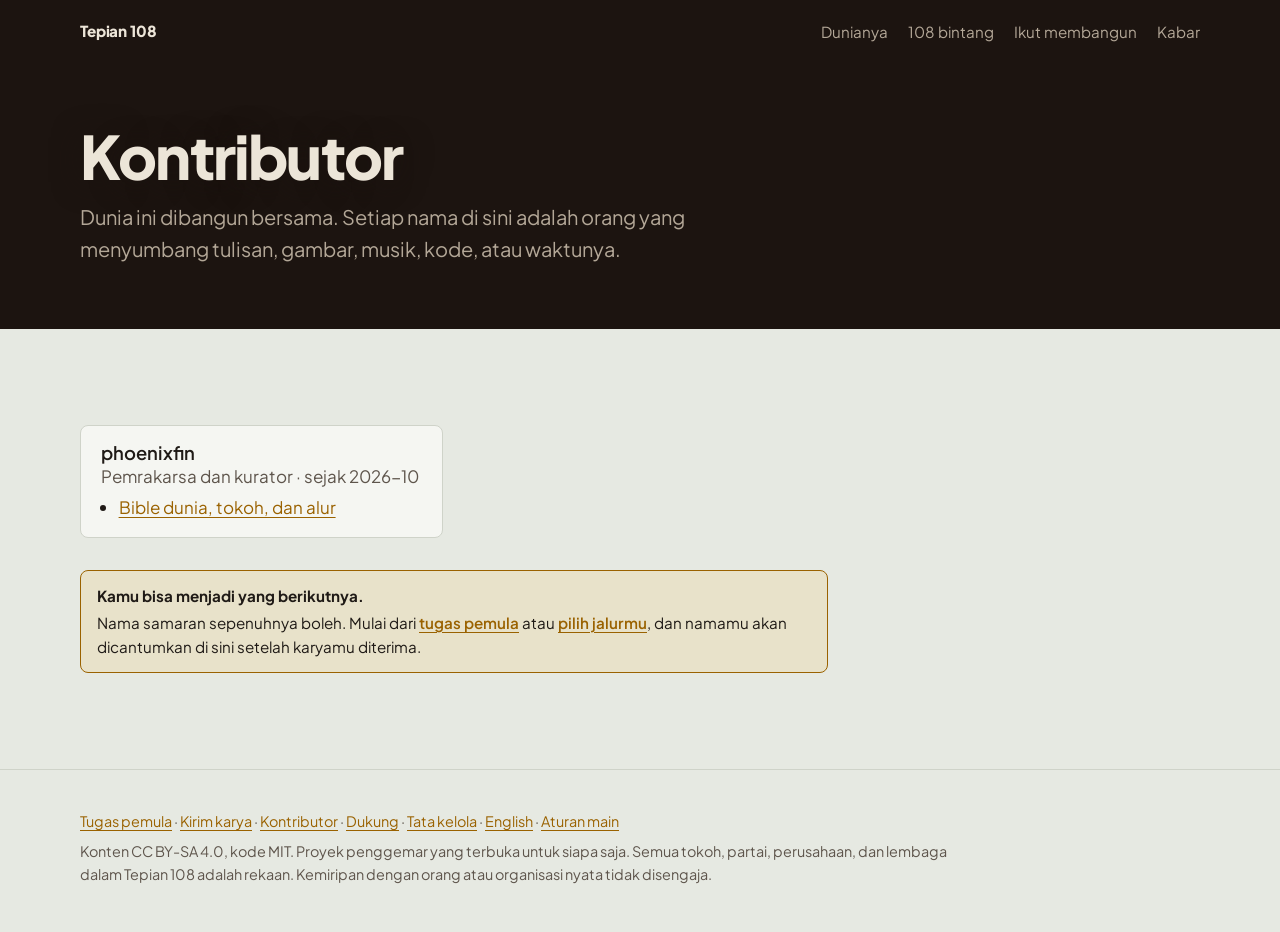
<file: docs/kontributor.html>
<!doctype html>
<html lang="id">
<head>
<meta charset="utf-8">
<meta name="viewport" content="width=device-width, initial-scale=1, viewport-fit=cover">
<title>Kontributor · Tepian 108</title>
<meta name="description" content="Orang-orang yang membangun Tepian 108 dan karya mereka.">
<meta property="og:site_name" content="Tepian 108">
<meta property="og:type" content="website">
<meta property="og:title" content="Kontributor · Tepian 108">
<meta property="og:description" content="Orang-orang yang membangun Tepian 108 dan karya mereka.">
<meta property="og:image" content="http://phx.my.id/tepian-108/og.png">
<meta property="og:url" content="http://phx.my.id/tepian-108/kontributor.html">
<meta name="twitter:card" content="summary_large_image">
<meta name="twitter:title" content="Kontributor · Tepian 108">
<meta name="twitter:description" content="Orang-orang yang membangun Tepian 108 dan karya mereka.">
<meta name="twitter:image" content="http://phx.my.id/tepian-108/og.png">
<link rel="icon" href="data:image/svg+xml,<svg xmlns='http://www.w3.org/2000/svg' viewBox='0 0 32 32'>
<link rel="preconnect" href="https://fonts.googleapis.com">
<link rel="preconnect" href="https://fonts.gstatic.com" crossorigin>
<link href="https://fonts.googleapis.com/css2?family=Plus+Jakarta+Sans:ital,wght@0,400;0,600;0,800;1,400&display=swap" rel="stylesheet">
<link rel="stylesheet" href="style.css">
</head>
<body>
<header class="hero kecil">
  <div class="lebar">
    <nav aria-label="Navigasi utama">
      <a class="merek" href="index.html">Tepian 108</a>
      <ul>
        <li><a href="dunia.html">Dunianya</a></li>
        <li><a href="bintang.html">108 bintang</a></li>
        <li><a href="ikut.html">Ikut membangun</a></li>
        <li><a href="kabar.html">Kabar</a></li>
      </ul>
    </nav>
    <div class="judul-halaman">
      <h1>Kontributor</h1>
      <p class="premis">Dunia ini dibangun bersama. Setiap nama di sini adalah orang yang menyumbang tulisan, gambar, musik, kode, atau waktunya.</p>
    </div>
  </div>
</header>

<main>
<section>
  <div class="lebar">
    <div class="kontributor-daftar" id="kontributor"></div>
    <div class="callout-nama" style="margin-top:2rem;max-width:68ch"><strong>Kamu bisa menjadi yang berikutnya.</strong>Nama samaran sepenuhnya boleh. Mulai dari <a href="mulai.html">tugas pemula</a> atau <a href="ikut.html">pilih jalurmu</a>, dan namamu akan dicantumkan di sini setelah karyamu diterima.</div>
  </div>
</section>
</main>

<footer>
  <div class="lebar">
    <p><a href="mulai.html">Tugas pemula</a> · <a href="kirim.html">Kirim karya</a> · <a href="kontributor.html">Kontributor</a> · <a href="dukung.html">Dukung</a> · <a href="tata-kelola.html">Tata kelola</a> · <a href="en.html">English</a> · <a href="dunia.html#aturan">Aturan main</a></p>
    <p>Konten CC BY-SA 4.0, kode MIT. Proyek penggemar yang terbuka untuk siapa saja. Semua tokoh, partai, perusahaan, dan lembaga dalam Tepian 108 adalah rekaan. Kemiripan dengan orang atau organisasi nyata tidak disengaja.</p>
  </div>
</footer>

<script src="config.js"></script>
<script src="data.js"></script>
<script src="umum.js"></script>
<script>
(function () {
  const T = window.TEPIAN;
  const daftar = (window.TEPIAN_KONTRIBUTOR || []).slice();
  const dariTokoh = {};
  T.B.forEach((b) => (b.penggarap || []).forEach((n) => { (dariTokoh[n] = dariTokoh[n] || []).push(T.label(b)); }));
  Object.keys(dariTokoh).forEach((n) => { if (!daftar.some((d) => d.nama === n)) daftar.push({ nama: n, peran: "Penggarap tokoh", karya: [] }); });
  document.getElementById("kontributor").innerHTML = daftar.map((d) => `
    <article class="kontributor">
      <h3>${T.esc(d.nama)}</h3>
      <p class="redup" style="margin:0">${T.esc(d.peran || "")}${d.sejak ? ` · sejak ${T.esc(d.sejak)}` : ""}</p>
      ${(d.karya || []).length ? `<ul class="karya-daftar">${d.karya.map((k) => `<li><a href="${T.esc(k.url)}" target="_blank" rel="noopener">${T.esc(k.judul)}</a></li>`).join("")}</ul>` : ""}
      ${(dariTokoh[d.nama] || []).length ? `<p style="margin:.5rem 0 0;font-size:.9rem">Menggarap: ${dariTokoh[d.nama].map(T.esc).join(", ")}</p>` : ""}
    </article>`).join("");
})();
</script>
</body>
</html>
</file>
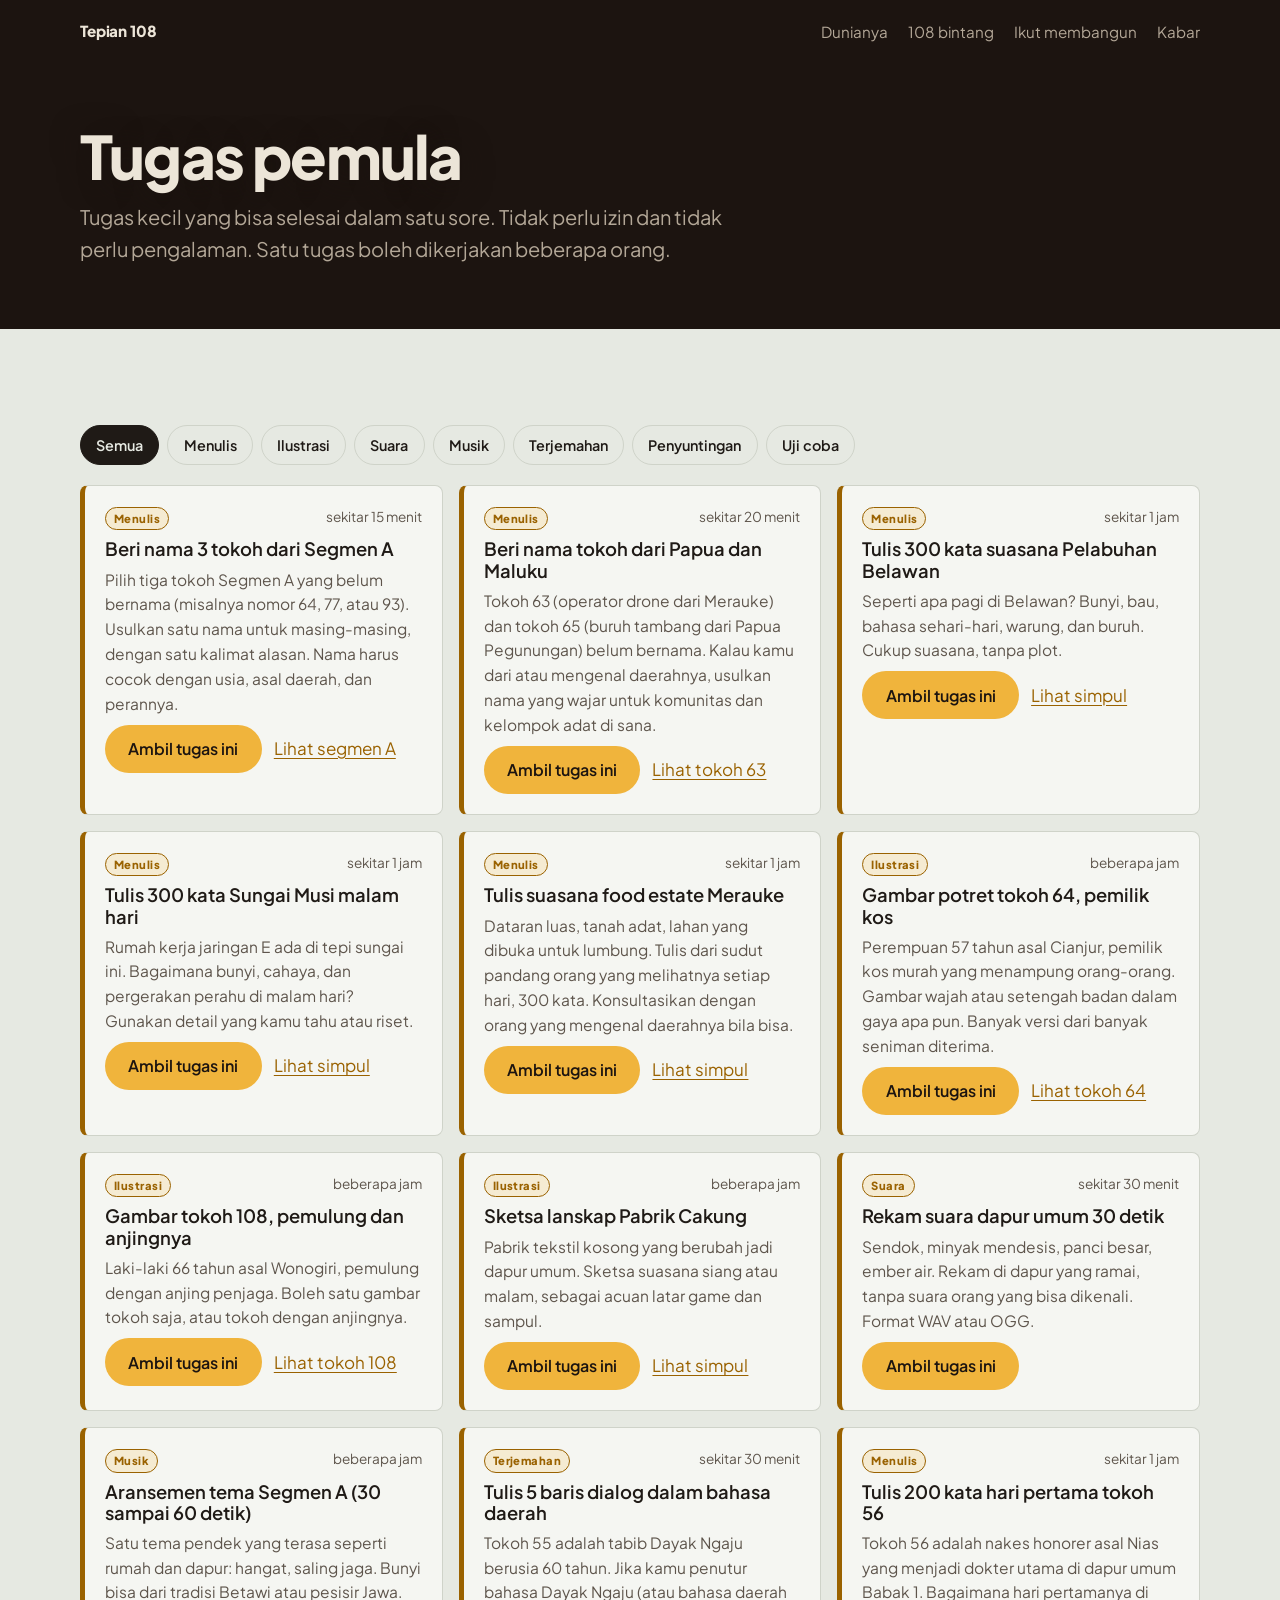
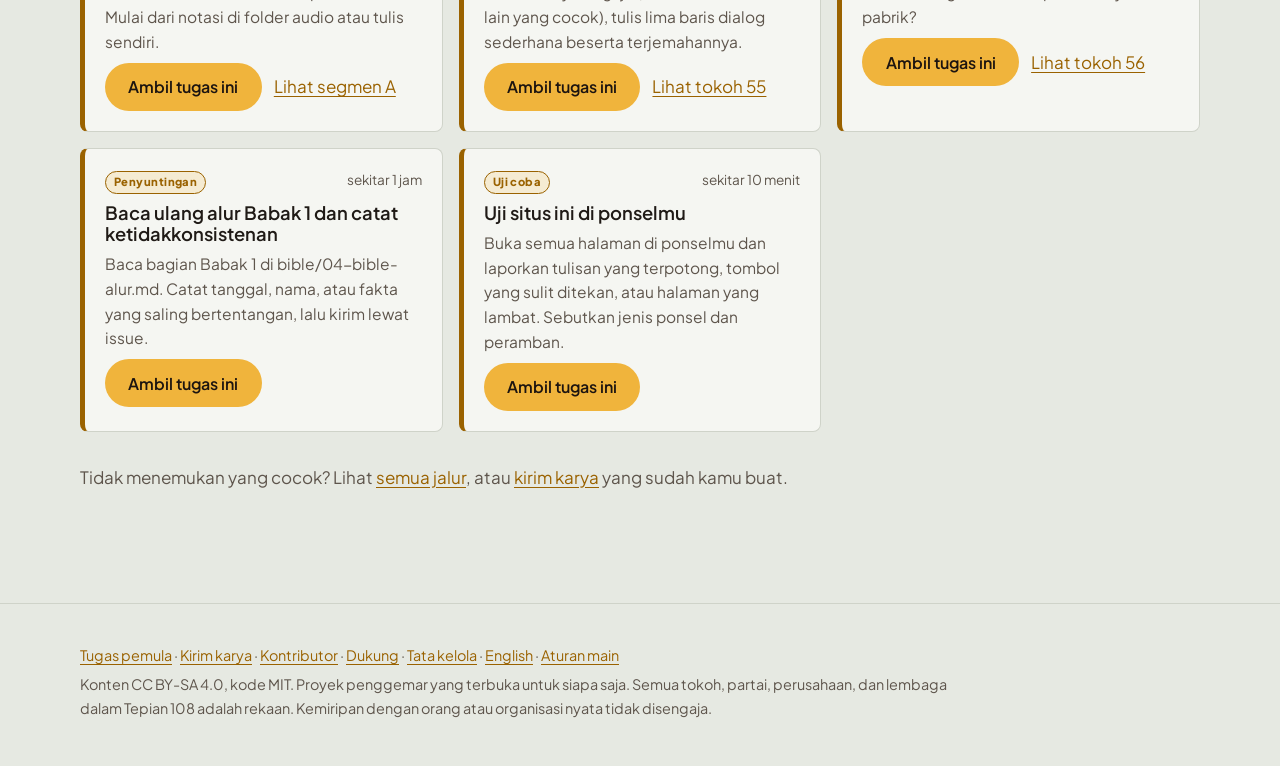
<file: docs/mulai.html>
<!doctype html>
<html lang="id">
<head>
<meta charset="utf-8">
<meta name="viewport" content="width=device-width, initial-scale=1, viewport-fit=cover">
<title>Tugas pemula · Tepian 108</title>
<meta name="description" content="Tugas kecil untuk mulai ikut Tepian 108: menulis, menggambar, bermusik, merekam suara, dan lainnya.">
<meta property="og:site_name" content="Tepian 108">
<meta property="og:type" content="website">
<meta property="og:title" content="Tugas pemula · Tepian 108">
<meta property="og:description" content="Tugas kecil untuk mulai ikut Tepian 108: menulis, menggambar, bermusik, merekam suara, dan lainnya.">
<meta property="og:image" content="http://phx.my.id/tepian-108/og.png">
<meta property="og:url" content="http://phx.my.id/tepian-108/mulai.html">
<meta name="twitter:card" content="summary_large_image">
<meta name="twitter:title" content="Tugas pemula · Tepian 108">
<meta name="twitter:description" content="Tugas kecil untuk mulai ikut Tepian 108: menulis, menggambar, bermusik, merekam suara, dan lainnya.">
<meta name="twitter:image" content="http://phx.my.id/tepian-108/og.png">
<link rel="icon" href="data:image/svg+xml,<svg xmlns='http://www.w3.org/2000/svg' viewBox='0 0 32 32'>
<link rel="preconnect" href="https://fonts.googleapis.com">
<link rel="preconnect" href="https://fonts.gstatic.com" crossorigin>
<link href="https://fonts.googleapis.com/css2?family=Plus+Jakarta+Sans:ital,wght@0,400;0,600;0,800;1,400&display=swap" rel="stylesheet">
<link rel="stylesheet" href="style.css">
</head>
<body>
<header class="hero kecil">
  <div class="lebar">
    <nav aria-label="Navigasi utama">
      <a class="merek" href="index.html">Tepian 108</a>
      <ul>
        <li><a href="dunia.html">Dunianya</a></li>
        <li><a href="bintang.html">108 bintang</a></li>
        <li><a href="ikut.html">Ikut membangun</a></li>
        <li><a href="kabar.html">Kabar</a></li>
      </ul>
    </nav>
    <div class="judul-halaman">
      <h1>Tugas pemula</h1>
      <p class="premis">Tugas kecil yang bisa selesai dalam satu sore. Tidak perlu izin dan tidak perlu pengalaman. Satu tugas boleh dikerjakan beberapa orang.</p>
    </div>
  </div>
</header>

<main>
<section>
  <div class="lebar">
    <div class="saring" id="jalur" role="group" aria-label="Saring tugas"></div>
    <div class="tugas-daftar" id="tugas"></div>
    <p class="redup sempit" style="margin-top:2rem">Tidak menemukan yang cocok? Lihat <a href="ikut.html">semua jalur</a>, atau <a href="kirim.html">kirim karya</a> yang sudah kamu buat.</p>
  </div>
</section>
</main>

<footer>
  <div class="lebar">
    <p><a href="mulai.html">Tugas pemula</a> · <a href="kirim.html">Kirim karya</a> · <a href="kontributor.html">Kontributor</a> · <a href="dukung.html">Dukung</a> · <a href="tata-kelola.html">Tata kelola</a> · <a href="en.html">English</a> · <a href="dunia.html#aturan">Aturan main</a></p>
    <p>Konten CC BY-SA 4.0, kode MIT. Proyek penggemar yang terbuka untuk siapa saja. Semua tokoh, partai, perusahaan, dan lembaga dalam Tepian 108 adalah rekaan. Kemiripan dengan orang atau organisasi nyata tidak disengaja.</p>
  </div>
</footer>

<script src="config.js"></script>
<script src="data.js"></script>
<script src="umum.js"></script>
<script>
(function () {
  const T = window.TEPIAN;
  const tugas = window.TEPIAN_TUGAS || [];
  const jalur = ["Semua"].concat([...new Set(tugas.map((t) => t.jalur))]);
  let pilih = "Semua";
  const wadahJalur = document.getElementById("jalur"), wadah = document.getElementById("tugas");
  const tautRef = (r) => r.tipe === "tokoh" ? `<a href="bintang.html#${r.nilai}">Lihat tokoh ${r.nilai}</a>` : r.tipe === "simpul" ? `<a href="dunia.html#simpul">Lihat simpul</a>` : r.tipe === "segmen" ? `<a href="bintang.html?segmen=${r.nilai}">Lihat segmen ${r.nilai}</a>` : "";
  function gambar() {
    wadahJalur.innerHTML = jalur.map((j) => `<button type="button" data-j="${T.esc(j)}" aria-pressed="${j === pilih}">${T.esc(j)}</button>`).join("");
    wadah.innerHTML = tugas.filter((t) => pilih === "Semua" || t.jalur === pilih).map((t) => `
      <article class="tugas">
        <div class="tugas-atas"><span class="chip-nama kerja">${T.esc(t.jalur)}</span><span class="redup">${T.esc(t.waktu)}</span></div>
        <h3>${T.esc(t.judul)}</h3>
        <p>${T.esc(t.isi)}</p>
        <div class="tombol-baris" style="align-items:center">
          <a class="tombol utama" href="${T.ikutUrl("Ambil tugas pemula: " + t.judul)}" target="_blank" rel="noopener">Ambil tugas ini</a>
          ${tautRef(t.ref)}
        </div>
      </article>`).join("");
  }
  wadahJalur.addEventListener("click", (e) => { const b = e.target.closest("button"); if (!b) return; pilih = b.dataset.j; gambar(); });
  gambar();
})();
</script>
</body>
</html>
</file>
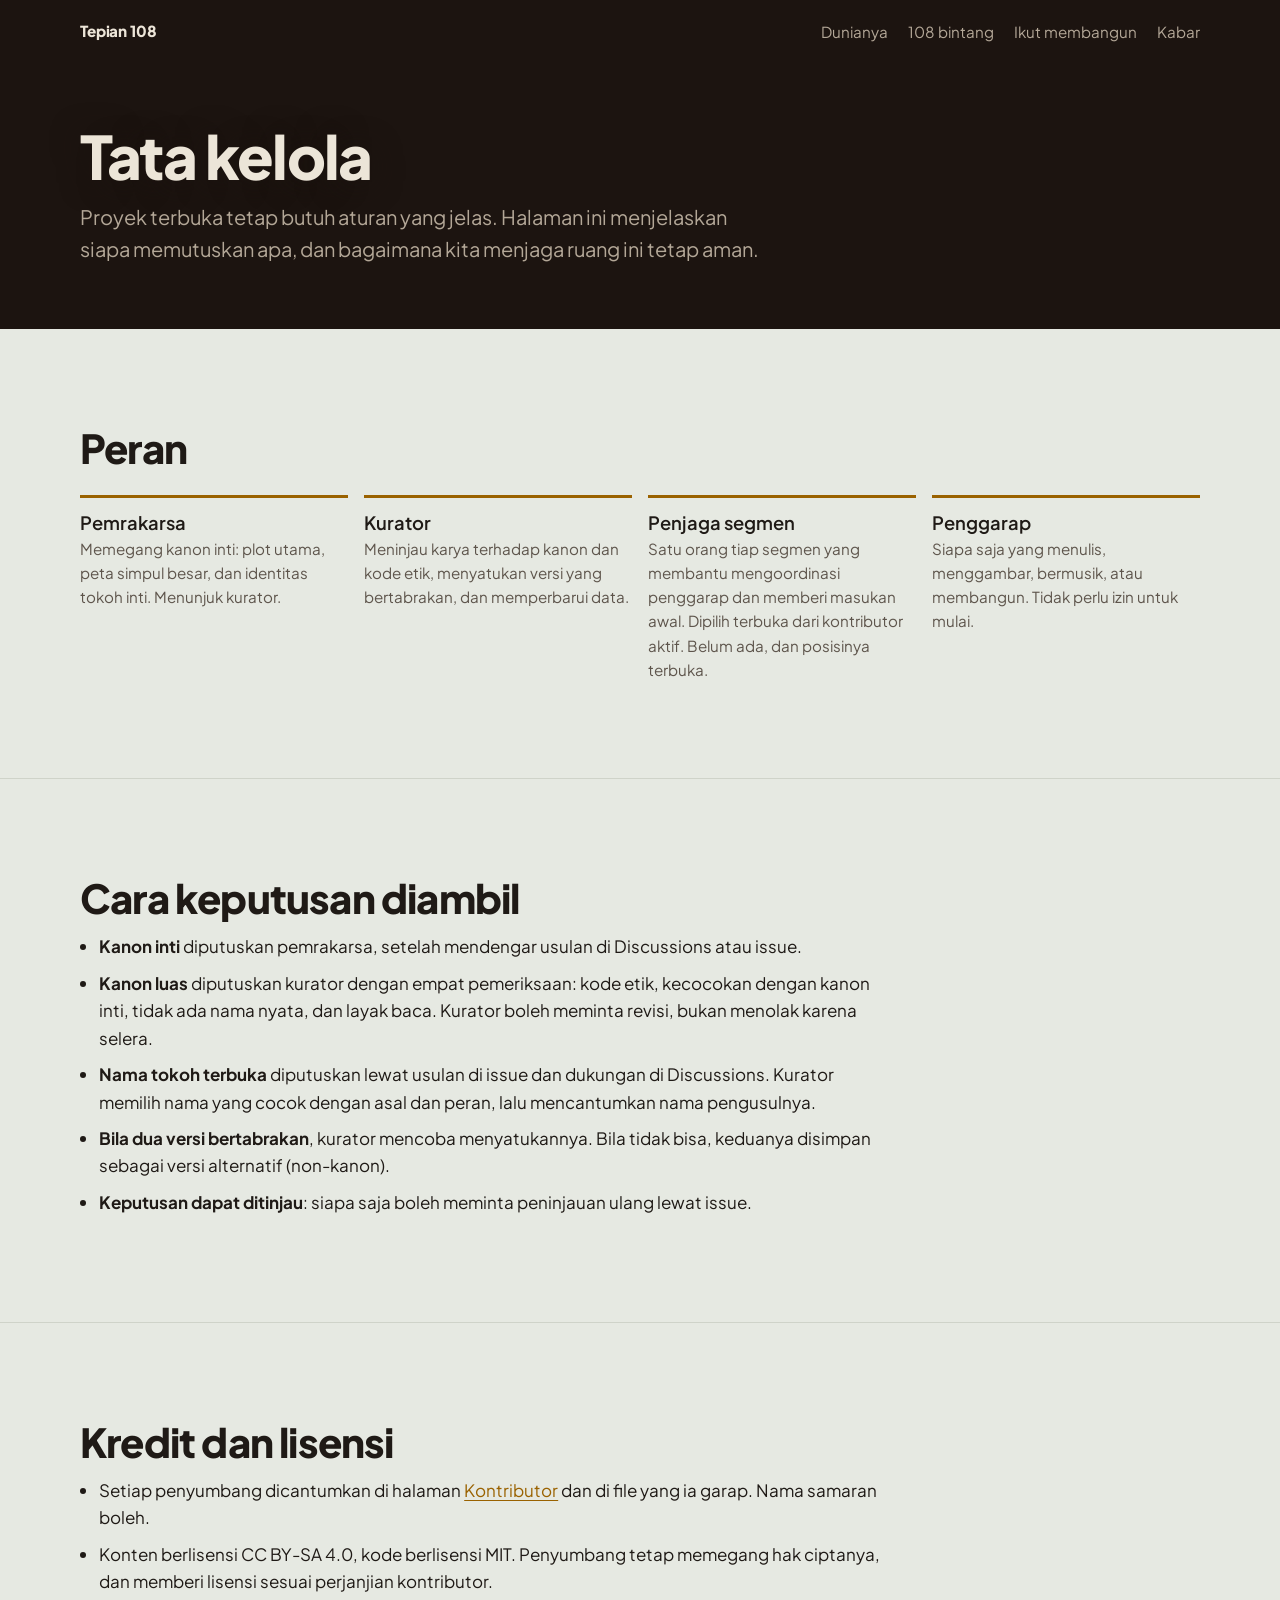
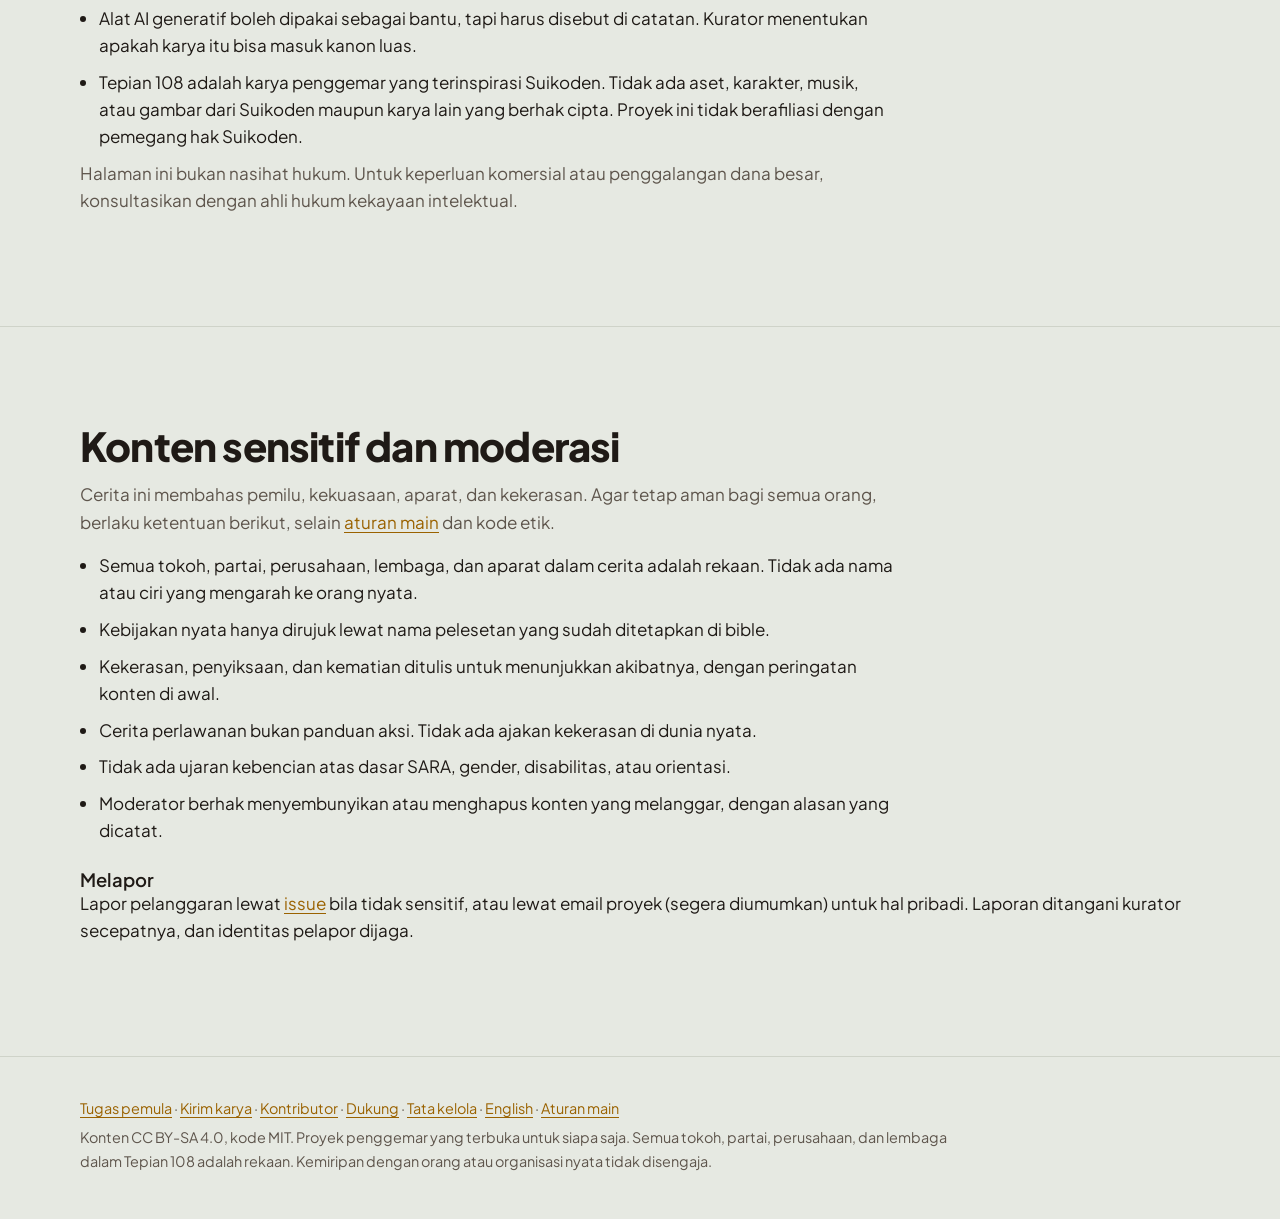
<file: docs/tata-kelola.html>
<!doctype html>
<html lang="id">
<head>
<meta charset="utf-8">
<meta name="viewport" content="width=device-width, initial-scale=1, viewport-fit=cover">
<title>Tata kelola · Tepian 108</title>
<meta name="description" content="Siapa memutuskan apa di Tepian 108: peran, kurasi, kredit, moderasi, dan konten sensitif.">
<meta property="og:site_name" content="Tepian 108">
<meta property="og:type" content="website">
<meta property="og:title" content="Tata kelola · Tepian 108">
<meta property="og:description" content="Siapa memutuskan apa di Tepian 108: peran, kurasi, kredit, moderasi, dan konten sensitif.">
<meta property="og:image" content="http://phx.my.id/tepian-108/og.png">
<meta property="og:url" content="http://phx.my.id/tepian-108/tata-kelola.html">
<meta name="twitter:card" content="summary_large_image">
<meta name="twitter:title" content="Tata kelola · Tepian 108">
<meta name="twitter:description" content="Siapa memutuskan apa di Tepian 108: peran, kurasi, kredit, moderasi, dan konten sensitif.">
<meta name="twitter:image" content="http://phx.my.id/tepian-108/og.png">
<link rel="icon" href="data:image/svg+xml,<svg xmlns='http://www.w3.org/2000/svg' viewBox='0 0 32 32'>
<link rel="preconnect" href="https://fonts.googleapis.com">
<link rel="preconnect" href="https://fonts.gstatic.com" crossorigin>
<link href="https://fonts.googleapis.com/css2?family=Plus+Jakarta+Sans:ital,wght@0,400;0,600;0,800;1,400&display=swap" rel="stylesheet">
<link rel="stylesheet" href="style.css">
</head>
<body>
<header class="hero kecil">
  <div class="lebar">
    <nav aria-label="Navigasi utama">
      <a class="merek" href="index.html">Tepian 108</a>
      <ul>
        <li><a href="dunia.html">Dunianya</a></li>
        <li><a href="bintang.html">108 bintang</a></li>
        <li><a href="ikut.html">Ikut membangun</a></li>
        <li><a href="kabar.html">Kabar</a></li>
      </ul>
    </nav>
    <div class="judul-halaman">
      <h1>Tata kelola</h1>
      <p class="premis">Proyek terbuka tetap butuh aturan yang jelas. Halaman ini menjelaskan siapa memutuskan apa, dan bagaimana kita menjaga ruang ini tetap aman.</p>
    </div>
  </div>
</header>

<main>
<section>
  <div class="lebar">
    <h2>Peran</h2>
    <div class="kanon">
      <div><h3>Pemrakarsa</h3><p>Memegang kanon inti: plot utama, peta simpul besar, dan identitas tokoh inti. Menunjuk kurator.</p></div>
      <div><h3>Kurator</h3><p>Meninjau karya terhadap kanon dan kode etik, menyatukan versi yang bertabrakan, dan memperbarui data.</p></div>
      <div><h3>Penjaga segmen</h3><p>Satu orang tiap segmen yang membantu mengoordinasi penggarap dan memberi masukan awal. Dipilih terbuka dari kontributor aktif. Belum ada, dan posisinya terbuka.</p></div>
      <div><h3>Penggarap</h3><p>Siapa saja yang menulis, menggambar, bermusik, atau membangun. Tidak perlu izin untuk mulai.</p></div>
    </div>
  </div>
</section>

<section>
  <div class="lebar">
    <h2>Cara keputusan diambil</h2>
    <ul class="aturan">
      <li><strong>Kanon inti</strong> diputuskan pemrakarsa, setelah mendengar usulan di Discussions atau issue.</li>
      <li><strong>Kanon luas</strong> diputuskan kurator dengan empat pemeriksaan: kode etik, kecocokan dengan kanon inti, tidak ada nama nyata, dan layak baca. Kurator boleh meminta revisi, bukan menolak karena selera.</li>
      <li><strong>Nama tokoh terbuka</strong> diputuskan lewat usulan di issue dan dukungan di Discussions. Kurator memilih nama yang cocok dengan asal dan peran, lalu mencantumkan nama pengusulnya.</li>
      <li><strong>Bila dua versi bertabrakan</strong>, kurator mencoba menyatukannya. Bila tidak bisa, keduanya disimpan sebagai versi alternatif (non-kanon).</li>
      <li><strong>Keputusan dapat ditinjau</strong>: siapa saja boleh meminta peninjauan ulang lewat issue.</li>
    </ul>
  </div>
</section>

<section>
  <div class="lebar">
    <h2>Kredit dan lisensi</h2>
    <ul class="aturan">
      <li>Setiap penyumbang dicantumkan di halaman <a href="kontributor.html">Kontributor</a> dan di file yang ia garap. Nama samaran boleh.</li>
      <li>Konten berlisensi CC BY-SA 4.0, kode berlisensi MIT. Penyumbang tetap memegang hak ciptanya, dan memberi lisensi sesuai perjanjian kontributor.</li>
      <li>Alat AI generatif boleh dipakai sebagai bantu, tapi harus disebut di catatan. Kurator menentukan apakah karya itu bisa masuk kanon luas.</li>
      <li>Tepian 108 adalah karya penggemar yang terinspirasi Suikoden. Tidak ada aset, karakter, musik, atau gambar dari Suikoden maupun karya lain yang berhak cipta. Proyek ini tidak berafiliasi dengan pemegang hak Suikoden.</li>
    </ul>
    <p class="redup sempit">Halaman ini bukan nasihat hukum. Untuk keperluan komersial atau penggalangan dana besar, konsultasikan dengan ahli hukum kekayaan intelektual.</p>
  </div>
</section>

<section>
  <div class="lebar">
    <h2>Konten sensitif dan moderasi</h2>
    <p class="redup sempit" style="margin:0">Cerita ini membahas pemilu, kekuasaan, aparat, dan kekerasan. Agar tetap aman bagi semua orang, berlaku ketentuan berikut, selain <a href="dunia.html#aturan">aturan main</a> dan kode etik.</p>
    <ul class="aturan" style="margin-top:1rem">
      <li>Semua tokoh, partai, perusahaan, lembaga, dan aparat dalam cerita adalah rekaan. Tidak ada nama atau ciri yang mengarah ke orang nyata.</li>
      <li>Kebijakan nyata hanya dirujuk lewat nama pelesetan yang sudah ditetapkan di bible.</li>
      <li>Kekerasan, penyiksaan, dan kematian ditulis untuk menunjukkan akibatnya, dengan peringatan konten di awal.</li>
      <li>Cerita perlawanan bukan panduan aksi. Tidak ada ajakan kekerasan di dunia nyata.</li>
      <li>Tidak ada ujaran kebencian atas dasar SARA, gender, disabilitas, atau orientasi.</li>
      <li>Moderator berhak menyembunyikan atau menghapus konten yang melanggar, dengan alasan yang dicatat.</li>
    </ul>
    <h3 style="margin-top:1.5rem">Melapor</h3>
    <p>Lapor pelanggaran lewat <a id="lapor-issue" href="#" target="_blank" rel="noopener">issue</a> bila tidak sensitif, atau lewat <span id="lapor-email">email proyek (segera diumumkan)</span> untuk hal pribadi. Laporan ditangani kurator secepatnya, dan identitas pelapor dijaga.</p>
  </div>
</section>
</main>

<footer>
  <div class="lebar">
    <p><a href="mulai.html">Tugas pemula</a> · <a href="kirim.html">Kirim karya</a> · <a href="kontributor.html">Kontributor</a> · <a href="dukung.html">Dukung</a> · <a href="tata-kelola.html">Tata kelola</a> · <a href="en.html">English</a> · <a href="dunia.html#aturan">Aturan main</a></p>
    <p>Konten CC BY-SA 4.0, kode MIT. Proyek penggemar yang terbuka untuk siapa saja. Semua tokoh, partai, perusahaan, dan lembaga dalam Tepian 108 adalah rekaan. Kemiripan dengan orang atau organisasi nyata tidak disengaja.</p>
  </div>
</footer>

<script src="config.js"></script>
<script src="data.js"></script>
<script src="umum.js"></script>
<script>
(function () {
  const T = window.TEPIAN;
  document.getElementById("lapor-issue").href = T.ikutUrl("Laporan pelanggaran: ");
  if (T.K.email) document.getElementById("lapor-email").innerHTML = `<a href="mailto:${T.esc(T.K.email)}">${T.esc(T.K.email)}</a>`;
})();
</script>
</body>
</html>
</file>
<file: docs/style.css>
:root {
  color-scheme: light;
  --latar: #E6E9E2;
  --permukaan: #F5F6F2;
  --teks: #1F1A16;
  --teks-redup: #5E554C;
  --garis: #CFD3C9;
  --pelita: #9A6200;
  --pelita-isi: #F0B43C;
  --fokus: #1D5FA8;
  --seg-a: #B07A00; --seg-b: #3F7A3B; --seg-c: #6F7444;
  --seg-d: #3D6299; --seg-e: #7D4E8C; --seg-f: #A2582B;
  --air: #1C1410; --air-2: #2A1F18; --kabut: #ECE5D8; --kabut-redup: #B3A797;
  --font: "Plus Jakarta Sans", "Segoe UI", Roboto, "Helvetica Neue", Arial, sans-serif;
}
@media (prefers-color-scheme: dark) {
  :root:not([data-theme="light"]) {
    color-scheme: dark;
    --latar: #17110D; --permukaan: #221A14; --teks: #ECE5D8; --teks-redup: #A99C8C;
    --garis: #3A2E25; --pelita: #F0B43C; --fokus: #8EB8F0;
    --seg-a: #F0B43C; --seg-b: #7DB678; --seg-c: #B5B985; --seg-d: #85A8DA; --seg-e: #C79BD6; --seg-f: #DB9668;
  }
}
:root[data-theme="dark"] {
  color-scheme: dark;
  --latar: #17110D; --permukaan: #221A14; --teks: #ECE5D8; --teks-redup: #A99C8C;
  --garis: #3A2E25; --pelita: #F0B43C; --fokus: #8EB8F0;
  --seg-a: #F0B43C; --seg-b: #7DB678; --seg-c: #B5B985; --seg-d: #85A8DA; --seg-e: #C79BD6; --seg-f: #DB9668;
}
* { box-sizing: border-box; }
html { scroll-behavior: smooth; scroll-padding-top: env(safe-area-inset-top, 0px); }
@media (prefers-reduced-motion: reduce) { html { scroll-behavior: auto; } }
body {
  margin: 0; background: var(--latar); color: var(--teks);
  font-family: var(--font); font-size: 1.0625rem; line-height: 1.6;
  padding-bottom: env(safe-area-inset-bottom, 0px);
}
a { color: var(--pelita); text-underline-offset: 3px; }
:focus-visible { outline: 3px solid var(--fokus); outline-offset: 3px; border-radius: 4px; }
.lebar { width: min(1120px, 100% - 2.5rem); margin-inline: auto; }
.sempit { max-width: 68ch; }
h1, h2, h3 { line-height: 1.15; margin: 0; }
h2 { font-size: clamp(1.75rem, 3.4vw, 2.5rem); font-weight: 800; letter-spacing: -0.02em; margin-bottom: 0.75rem; }
h3 { font-size: 1.15rem; font-weight: 600; }
p { margin: 0 0 1rem; }
section { padding-block: clamp(3.5rem, 8vw, 6rem); }
section + section { border-top: 1px solid var(--garis); }
.redup { color: var(--teks-redup); }

/* Hero: malam di tepian sungai */
.hero {
  background: var(--air); color: var(--kabut);
  padding: env(safe-area-inset-top, 0px) 0 0; border: 0; position: relative; overflow: hidden;
}
.hero nav { display: flex; justify-content: space-between; align-items: center; padding-block: 1.25rem; gap: 1rem; }
.hero nav .merek { font-weight: 800; letter-spacing: -0.01em; color: var(--kabut); text-decoration: none; }
.hero nav ul { display: flex; gap: 1.25rem; list-style: none; margin: 0; padding: 0; flex-wrap: wrap; }
.hero nav a { color: var(--kabut-redup); text-decoration: none; font-size: 0.95rem; }
.hero nav a:hover { color: var(--kabut); }
@media (max-width: 640px) { .hero nav ul { display: none; } .langit .label-seg { font-size: 16px; } }
.langit { display: block; width: 100%; height: auto; }
.langit .bintang { cursor: pointer; transition: transform .2s; transform-box: fill-box; transform-origin: center; }
.langit .bintang:hover, .langit .bintang:focus-visible { transform: scale(1.8); outline: none; }
.langit .label-seg { fill: var(--kabut-redup); font: 600 13px var(--font); }
.hero-teks { position: relative; margin-top: 1.5rem; padding-bottom: clamp(2.5rem, 6vw, 4.5rem); }
.hero h1 {
  font-size: clamp(3.5rem, 13vw, 9.5rem); font-weight: 800; letter-spacing: -0.045em; line-height: 0.9;
  color: var(--kabut); text-shadow: 0 2px 30px rgba(28,20,16,.9);
}
.hero h1 .angka { color: var(--pelita-isi); font-weight: 400; }
.hero .premis { font-size: clamp(1.1rem, 2.2vw, 1.4rem); max-width: 38ch; margin: 1.25rem 0 1.75rem; color: var(--kabut); }
.tombol-baris { display: flex; gap: 0.75rem; flex-wrap: wrap; }
.tombol {
  display: inline-flex; align-items: center; min-height: 48px; padding: 0 1.4rem; border-radius: 999px;
  font: 600 1rem var(--font); text-decoration: none; cursor: pointer; border: 1.5px solid transparent;
}
.tombol.utama { background: var(--pelita-isi); color: #1C1410; }
.tombol.utama:hover { background: #F7C766; }
.tombol.kedua { border-color: rgba(236,229,216,.4); color: var(--kabut); background: transparent; }
.tombol.kedua:hover { border-color: var(--kabut); }
.tombol[aria-disabled="true"] { opacity: .55; cursor: default; }
.legenda { display: flex; gap: .5rem 1.25rem; flex-wrap: wrap; font-size: 0.9rem; color: var(--kabut-redup); margin-top: 1.5rem; }
.legenda span { display: inline-flex; align-items: center; gap: .45rem; }
.titik { width: 10px; height: 10px; border-radius: 50%; display: inline-block; }

/* Dunia */
.dua-kolom { display: grid; gap: clamp(2rem, 5vw, 4rem); grid-template-columns: 1fr; }
@media (min-width: 860px) { .dua-kolom { grid-template-columns: 1.1fr 1fr; } }
.segmen-daftar { list-style: none; margin: 0; padding: 0; }
.segmen-daftar li {
  display: grid; grid-template-columns: 2.25rem 1fr auto; gap: 0 .9rem; align-items: baseline;
  padding: .9rem 0; border-bottom: 1px solid var(--garis);
}
.segmen-daftar li:first-child { border-top: 1px solid var(--garis); }
.segmen-daftar .kode { font-weight: 800; font-size: 1.35rem; }
.segmen-daftar .nama { font-weight: 600; }
.segmen-daftar .fungsi { grid-column: 2; color: var(--teks-redup); font-size: .95rem; }
.segmen-daftar .jumlah { color: var(--teks-redup); font-variant-numeric: tabular-nums; }

/* Papan bintang */
.papan-kepala { display: flex; justify-content: space-between; align-items: end; gap: 1.5rem; flex-wrap: wrap; margin-bottom: 1.5rem; }
.ringkas { font-variant-numeric: tabular-nums; color: var(--teks-redup); }
.saring { display: flex; gap: .5rem; flex-wrap: wrap; margin-bottom: 1.25rem; }
.saring button {
  font: 600 .9rem var(--font); min-height: 40px; padding: 0 .95rem; border-radius: 999px; cursor: pointer;
  background: transparent; color: var(--teks); border: 1.5px solid var(--garis);
}
.saring button[aria-pressed="true"] { background: var(--teks); color: var(--latar); border-color: var(--teks); }
.saring .pemisah { width: 1px; background: var(--garis); margin-inline: .25rem; }
.kisi { display: grid; grid-template-columns: repeat(auto-fill, minmax(190px, 1fr)); gap: .6rem; }
.ubin {
  position: relative; background: var(--permukaan); border: 1px solid var(--garis); border-left: 4px solid var(--warna, var(--garis));
  border-radius: 6px; display: grid; min-height: 92px;
}
.ubin:hover { border-color: var(--warna); }
.ubin-buka {
  text-align: left; font: inherit; color: inherit; cursor: pointer; background: transparent; border: 0; border-radius: 6px;
  padding: .7rem .8rem .5rem; display: grid; gap: .15rem; align-content: start;
}
.ubin .atas { display: flex; justify-content: space-between; font-size: .8rem; color: var(--teks-redup); font-variant-numeric: tabular-nums; }
.ubin .nm { font-weight: 600; line-height: 1.25; }
.ubin[data-nama="terbuka"] .nm { text-decoration: underline dotted var(--pelita); text-decoration-thickness: 2px; text-underline-offset: 4px; }
.ubin .pr { font-size: .85rem; color: var(--teks-redup); line-height: 1.35; overflow: hidden; display: -webkit-box; -webkit-line-clamp: 2; -webkit-box-orient: vertical; }
.ubin .lencana { font-size: .75rem; font-weight: 600; }
.ubin[data-status="terbuka"] .lencana { color: var(--pelita); }
.ubin[data-status="inti"] .lencana { color: var(--teks-redup); }
.chip-nama {
  display: inline-block; justify-self: start; font-size: .7rem; font-weight: 800; letter-spacing: .04em;
  padding: .1rem .5rem; border-radius: 999px; margin-top: .25rem;
}
.chip-nama.kerja { background: rgba(240,180,60,.18); color: var(--pelita); border: 1px solid var(--pelita); }
.chip-nama.tetap { background: transparent; color: var(--teks-redup); border: 1px solid var(--garis); }
.ubin-aksi { display: flex; flex-wrap: wrap; gap: .25rem .9rem; padding: .15rem .8rem .65rem; font-size: .8rem; font-weight: 600; }
.ubin-aksi a { color: var(--pelita); text-decoration: none; min-height: 28px; display: inline-flex; align-items: center; }
.ubin-aksi a:hover { text-decoration: underline; }

.panduan-nama {
  display: grid; gap: .35rem; margin-bottom: 1.5rem; padding: 1rem 1.25rem; border-radius: 8px;
  background: rgba(240,180,60,.12); border: 1.5px solid var(--pelita); border-left-width: 6px;
}
.panduan-nama strong { font-size: 1.05rem; }
.panduan-nama p { margin: 0; font-size: .97rem; }
.panduan-nama .kontras { display: flex; gap: .5rem 1.25rem; flex-wrap: wrap; margin-top: .25rem; font-size: .9rem; }
.callout-nama { margin: 1rem 0 0; padding: .8rem 1rem; border-radius: 8px; background: rgba(240,180,60,.14); border: 1.5px solid var(--pelita); font-size: .95rem; }
.callout-nama strong { display: block; margin-bottom: .15rem; }
.callout-nama a { font-weight: 600; }
.karya-daftar { margin: .25rem 0 0; padding-left: 1.1rem; }
.kosong { padding: 2rem; text-align: center; color: var(--teks-redup); border: 1px dashed var(--garis); border-radius: 6px; }

dialog {
  border: 1px solid var(--garis); border-radius: 10px; padding: 0; width: min(520px, 100% - 2rem);
  background: var(--permukaan); color: var(--teks);
}
dialog::backdrop { background: rgba(23,17,13,.6); }
.dialog-isi { padding: 1.5rem 1.5rem 1.25rem; border-top: 6px solid var(--warna, var(--pelita)); border-radius: 10px; }
.dialog-isi .kecil { font-size: .9rem; color: var(--teks-redup); }
.dialog-isi h3 { font-size: 1.6rem; font-weight: 800; letter-spacing: -0.02em; margin: .25rem 0 .5rem; }
.dialog-isi dl { display: grid; grid-template-columns: auto 1fr; gap: .35rem 1rem; margin: 1rem 0 1.25rem; font-size: .95rem; }
.dialog-isi dt { color: var(--teks-redup); }
.dialog-isi dd { margin: 0; }
.dialog-isi .tombol.utama { color: #1C1410; }
.dialog-isi .tombol.kedua { color: var(--teks); border-color: var(--garis); }
.tutup { position: absolute; top: .6rem; right: .6rem; width: 40px; height: 40px; border-radius: 50%; border: 0; background: transparent; color: var(--teks-redup); font-size: 1.5rem; cursor: pointer; }

/* Cara ikut */
.jalur { display: grid; gap: 1.5rem 2.5rem; grid-template-columns: repeat(auto-fit, minmax(240px, 1fr)); margin: 2rem 0 3rem; }
.jalur h3 { margin-bottom: .3rem; }
.jalur p { color: var(--teks-redup); margin: 0; font-size: .97rem; }
.langkah { list-style: none; counter-reset: l; margin: 0; padding: 0; display: grid; gap: 1rem; max-width: 62ch; }
.langkah li { counter-increment: l; display: grid; grid-template-columns: 2.5rem 1fr; }
.langkah li::before { content: counter(l); font-weight: 800; font-size: 1.4rem; color: var(--pelita); line-height: 1.3; }

.aturan { margin: 0; padding-left: 1.2rem; max-width: 68ch; }
.aturan li { margin-bottom: .6rem; }

.kanal { display: grid; gap: 0; max-width: 760px; margin-top: 1.5rem; }
.kanal > div { display: grid; grid-template-columns: 1fr auto; gap: .25rem 1.5rem; align-items: center; padding: 1.1rem 0; border-bottom: 1px solid var(--garis); }
.kanal > div:first-child { border-top: 1px solid var(--garis); }
.kanal p { margin: 0; color: var(--teks-redup); font-size: .95rem; }
.kanal .tombol.kedua { color: var(--teks); border-color: var(--garis); }
.kanal .belum { color: var(--teks-redup); font-size: .9rem; }
@media (max-width: 560px) { .kanal > div { grid-template-columns: 1fr; } }

footer { padding-block: 2.5rem; border-top: 1px solid var(--garis); font-size: .9rem; color: var(--teks-redup); }
footer p { margin: 0 0 .4rem; max-width: 80ch; }

/* Halaman dalam */
.hero.kecil nav { padding-block: 1.1rem; }
.hero.kecil .judul-halaman { padding-block: clamp(2rem, 6vw, 4rem) clamp(2.5rem, 6vw, 4rem); }
.hero.kecil h1 { font-size: clamp(2.2rem, 6vw, 3.75rem); letter-spacing: -0.03em; line-height: 1; margin-bottom: .9rem; color: var(--kabut); }
.hero.kecil .premis { margin: 0; font-size: clamp(1.05rem, 2vw, 1.25rem); max-width: 46ch; color: var(--kabut-redup); }
.hero nav a[aria-current="page"] { color: var(--kabut); font-weight: 600; }

/* Kotak dialog bergaya RPG */
.kotak {
  background: #120C09; color: var(--kabut); border: 3px solid var(--kabut); outline: 2px solid #5A4A3C; outline-offset: 3px;
  border-radius: 10px; padding: 1.25rem 1.5rem;
}
.kotak .siapa { font-weight: 800; color: var(--pelita-isi); margin-bottom: .25rem; }
.kotak p { margin: 0; font-size: 1.15rem; line-height: 1.55; }
.pilihan { display: grid; gap: .6rem; margin-top: 1.5rem; }
.pilihan a {
  display: flex; align-items: center; gap: .9rem; min-height: 52px; padding: 0 1.2rem; border-radius: 8px;
  font-weight: 800; text-decoration: none; border: 2px solid #5A4A3C; color: var(--kabut);
}
.pilihan a.ya { background: var(--pelita-isi); color: #1C1410; border-color: var(--pelita-isi); }
.pilihan a:hover { border-color: var(--pelita-isi); }
.pilihan .tanda { width: 1em; }
.pilihan a.nanti .tanda { visibility: hidden; }
.pilihan a.nanti:hover .tanda { visibility: visible; color: var(--pelita-isi); }

/* Pita kenangan */
.pita { background: var(--air); color: var(--kabut); border: 0; }
.pita .lebar { max-width: 880px; }
.pita .label { margin: 0 0 1.5rem; font-size: .85rem; font-weight: 800; letter-spacing: .14em; text-transform: uppercase; color: var(--pelita-isi); }
.kenangan { list-style: none; margin: 0; padding: 0; }
.kenangan li {
  display: grid; grid-template-columns: 1.5rem 1fr; gap: .5rem; align-items: baseline;
  padding: 1.1rem 0; border-top: 1px solid #3A2E25; font-size: clamp(1.3rem, 3vw, 1.85rem); line-height: 1.3; font-weight: 600; letter-spacing: -0.01em;
}
.kenangan li::before { content: "\25C6"; color: var(--pelita-isi); font-size: .7rem; }
.pita .penutup { margin: 2rem 0 0; padding-top: 1.75rem; border-top: 1px solid #3A2E25; font-size: 1.2rem; color: var(--kabut); max-width: 52ch; }
.pita .penutup strong { color: var(--pelita-isi); }
.kanji-baris { margin: 2.5rem 0 0; color: #5A4A3C; font-size: 1.1rem; letter-spacing: .5em; line-height: 2; word-break: break-all; user-select: none; }

/* Jendela status: yang sudah jadi */
.jendela { background: #120C09; color: var(--kabut); border: 3px solid var(--kabut); outline: 2px solid #5A4A3C; outline-offset: 3px; border-radius: 10px; overflow: hidden; margin-top: 2rem; }
.jendela .judul { background: var(--air-2); border-bottom: 2px solid #5A4A3C; padding: .75rem 1.25rem; display: flex; justify-content: space-between; gap: .5rem 1rem; flex-wrap: wrap; font-weight: 800; font-size: .95rem; }
.jendela .judul span:last-child { color: var(--pelita-isi); }
.status-baris { display: grid; grid-template-columns: 1fr auto; gap: .2rem 1.5rem; align-items: center; padding: 1rem 1.25rem; border-bottom: 1px solid #3A2E25; }
.status-baris:last-child { border-bottom: 0; }
.status-baris h3 { font-size: 1.05rem; }
.status-baris p { margin: 0; font-size: .92rem; color: var(--kabut-redup); }
.status-baris .lencana { font-size: .72rem; font-weight: 800; letter-spacing: .08em; }
.status-baris .lencana.siap { color: #7DB678; }
.status-baris .lencana.sebagian { color: var(--pelita-isi); }
.status-baris .lencana.belum { color: #B3A797; }
.status-baris a { color: var(--pelita-isi); font-weight: 600; font-size: .92rem; }
.status-baris .kanan { display: grid; justify-items: end; gap: .15rem; text-align: right; }
@media (max-width: 560px) { .status-baris { grid-template-columns: 1fr; } .status-baris .kanan { justify-items: start; text-align: left; } }

/* Dua jalur utama */
.dua-jalur { display: grid; gap: 1.5rem; grid-template-columns: repeat(auto-fit, minmax(300px, 1fr)); margin-top: 2rem; }
.kartu-jalur { background: var(--permukaan); border: 1px solid var(--garis); border-top: 6px solid var(--pelita-isi); border-radius: 10px; padding: 1.75rem; display: flex; flex-direction: column; gap: 1rem; }
.kartu-jalur h3 { font-size: 1.7rem; font-weight: 800; letter-spacing: -0.02em; }
.kartu-jalur .seru { margin: 0; font-size: 1.15rem; line-height: 1.45; font-weight: 600; }
.kartu-jalur p { margin: 0; color: var(--teks-redup); }
.kartu-jalur ul { margin: 0; padding-left: 1.2rem; color: var(--teks-redup); }
.kartu-jalur .tombol-baris { margin-top: auto; padding-top: .5rem; }
.kartu-jalur .tombol.utama:hover { background: #F7C766; }
.kartu-jalur .tombol.kedua { color: var(--teks); border-color: var(--garis); }
.lain { margin-top: 1.75rem; color: var(--teks-redup); max-width: 62ch; }

/* Ringkasan dunia */
.chip-seg { display: flex; flex-wrap: wrap; gap: .5rem; margin: 1.5rem 0 0; padding: 0; list-style: none; }
.chip-seg li { border: 1.5px solid var(--garis); border-left: 5px solid var(--warna); border-radius: 6px; padding: .35rem .8rem; font-weight: 600; font-size: .95rem; }
.tautan-lanjut { font-weight: 600; }

/* Daftar simpul dan kanon */
.simpul-kisi { display: grid; gap: .6rem; grid-template-columns: repeat(auto-fill, minmax(250px, 1fr)); margin-top: 1.5rem; }
.simpul-kisi > div { background: var(--permukaan); border: 1px solid var(--garis); border-radius: 6px; padding: .8rem .95rem; }
.simpul-kisi strong { display: block; line-height: 1.3; }
.simpul-kisi span { display: block; font-size: .88rem; color: var(--teks-redup); }
.kanon { display: grid; gap: 1rem; grid-template-columns: repeat(auto-fit, minmax(220px, 1fr)); margin-top: 1.5rem; }
.kanon > div { border-top: 3px solid var(--pelita); padding-top: .9rem; }
.kanon p { margin: .2rem 0 0; color: var(--teks-redup); font-size: .95rem; }

/* Ilustrasi enam api */
.segmen-api svg { display: block; width: 100%; height: auto; border-radius: 14px; }
.segmen-api .lbl { font: 800 28px var(--font); }
.segmen-api .kedip { transform-box: fill-box; transform-origin: 50% 100%; animation: kedip 2.6s ease-in-out infinite; }
.segmen-api g:nth-of-type(n+4) .kedip { animation-delay: -.8s; }
@keyframes kedip { 0%,100% { transform: scale(1,1); } 30% { transform: scale(.94,1.06); } 60% { transform: scale(1.04,.96); } }
@media (prefers-reduced-motion: reduce) { .segmen-api .kedip { animation: none; } }

.tanpa-nama { font-style: italic; color: var(--pelita); }

/* Halaman tambahan */
.tugas-daftar { display: grid; gap: 1rem; grid-template-columns: repeat(auto-fill, minmax(320px, 1fr)); margin-top: 1.25rem; }
.tugas { background: var(--permukaan); border: 1px solid var(--garis); border-left: 5px solid var(--pelita); border-radius: 8px; padding: 1.1rem 1.25rem 1.25rem; display: grid; gap: .5rem; align-content: start; }
.tugas h3 { font-size: 1.15rem; }
.tugas p { margin: 0; color: var(--teks-redup); font-size: .97rem; }
.tugas-atas { display: flex; justify-content: space-between; gap: .5rem; align-items: center; font-size: .85rem; }
.kontributor-daftar { display: grid; gap: 1rem; grid-template-columns: repeat(auto-fill, minmax(280px, 1fr)); }
.kontributor { background: var(--permukaan); border: 1px solid var(--garis); border-radius: 8px; padding: 1rem 1.25rem; }
.kabar-entri { border-top: 1px solid var(--garis); padding: 1.25rem 0; max-width: 70ch; }
.kabar-entri h3 { font-size: 1.35rem; margin: .15rem 0 .5rem; }
.form-kirim { display: grid; gap: 1rem; }
.form-kirim label { display: grid; gap: .3rem; font-weight: 600; font-size: .95rem; }
.form-kirim input[type="text"], .form-kirim input[type="url"], .form-kirim select, .form-kirim textarea {
  font: inherit; color: var(--teks); background: var(--permukaan); border: 1.5px solid var(--garis); border-radius: 6px; padding: .6rem .75rem; min-height: 44px;
}
.form-kirim .ceklis { display: flex; gap: .6rem; align-items: flex-start; font-weight: 400; }
.form-kirim .ceklis input { margin-top: .3rem; width: 18px; height: 18px; }
.kirim-opsi { display: grid; gap: 1.25rem; }
.kirim-opsi > div { border-top: 1px solid var(--garis); padding-top: 1rem; }
.kirim-opsi p { color: var(--teks-redup); margin: .2rem 0 .75rem; }
.tabel-catatan { width: 100%; border-collapse: collapse; font-size: .95rem; }
.tabel-catatan th, .tabel-catatan td { text-align: left; padding: .6rem .75rem; border-bottom: 1px solid var(--garis); }
.tabel-catatan td[colspan] { color: var(--teks-redup); }
[hidden] { display: none !important; }
</file>
